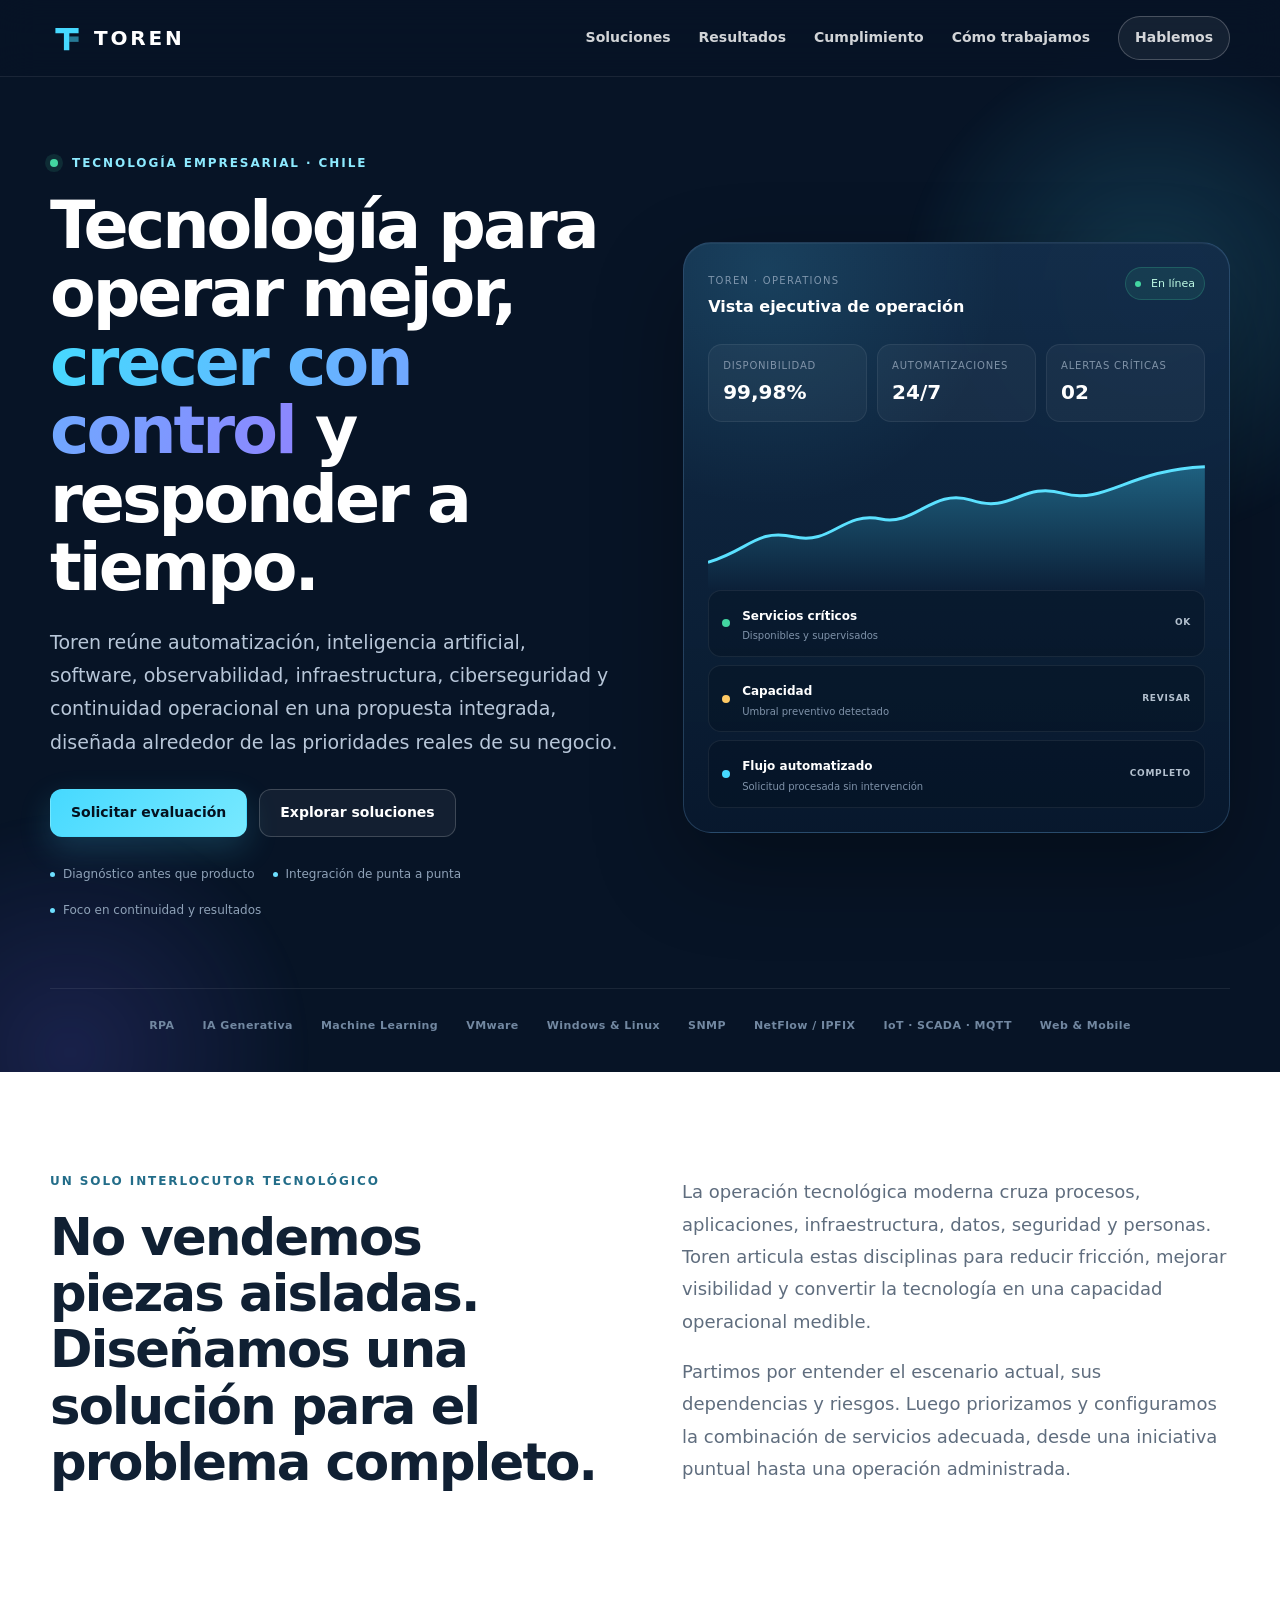
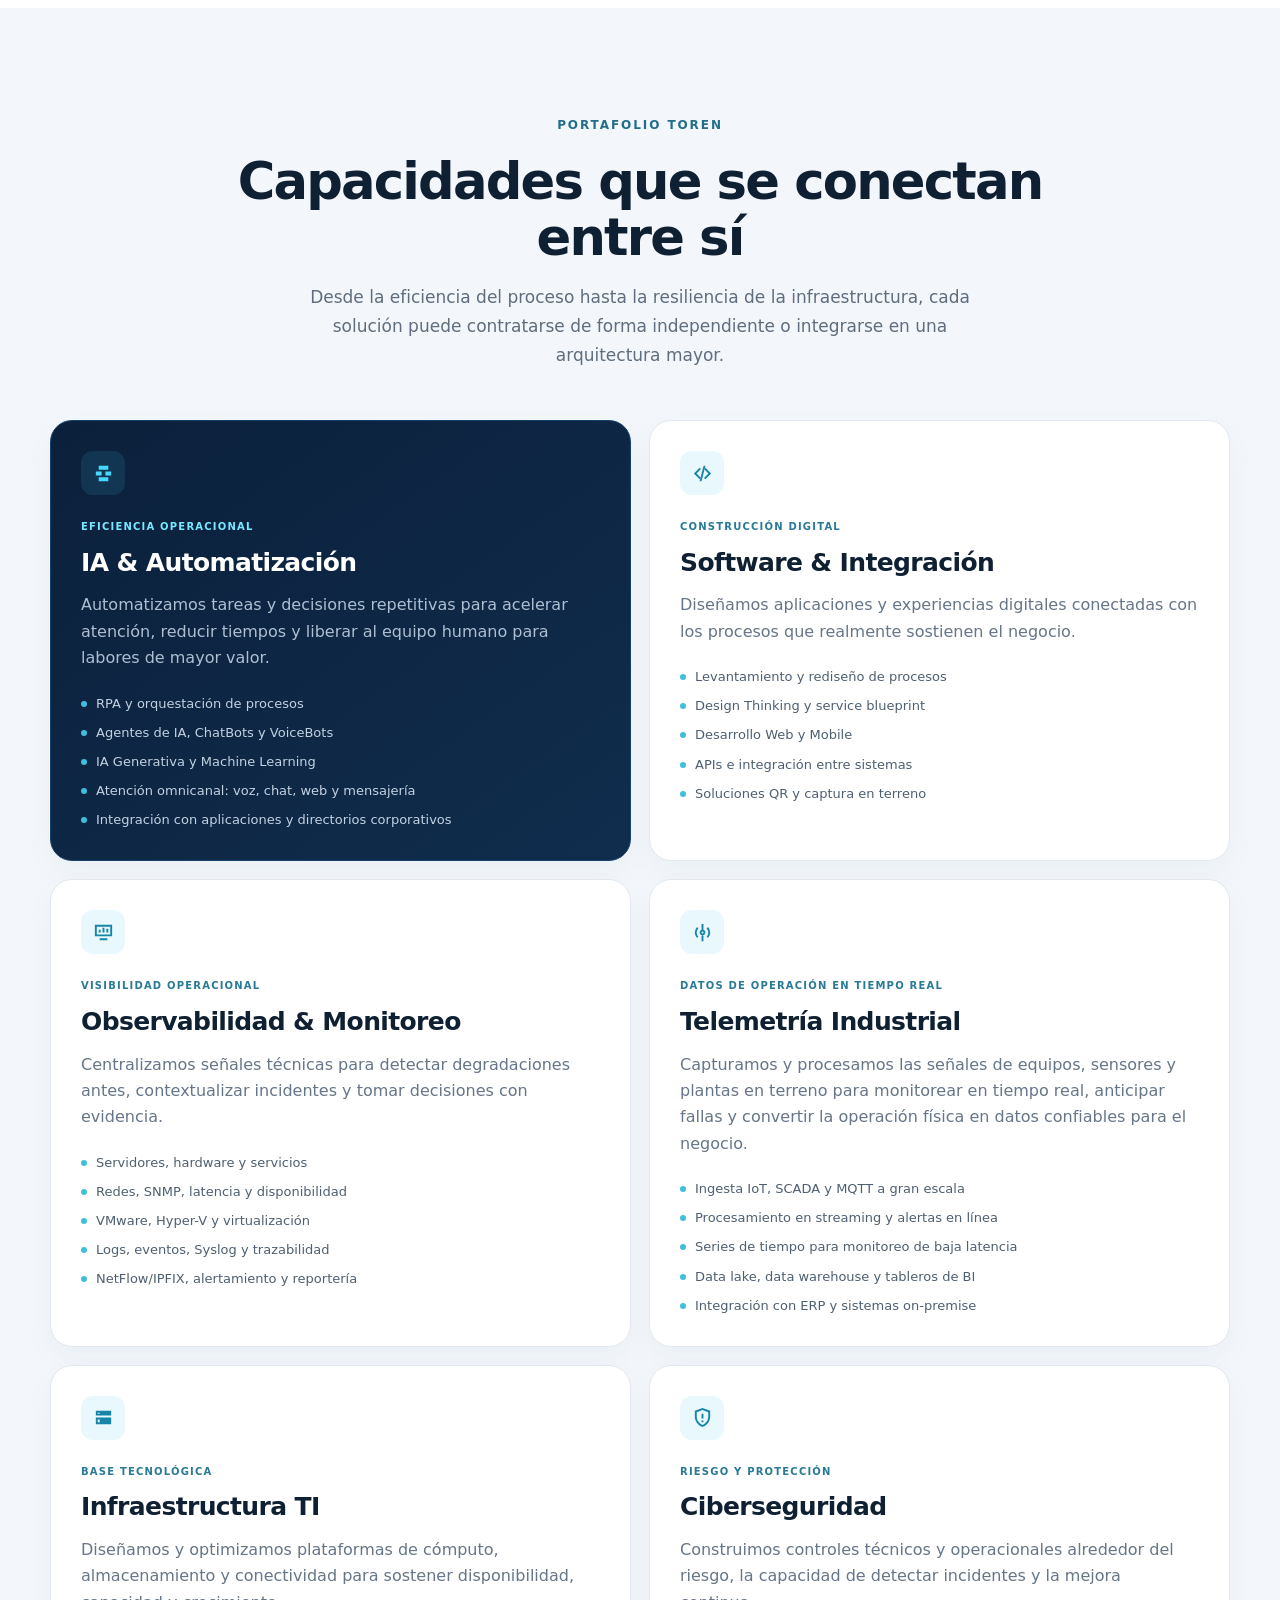
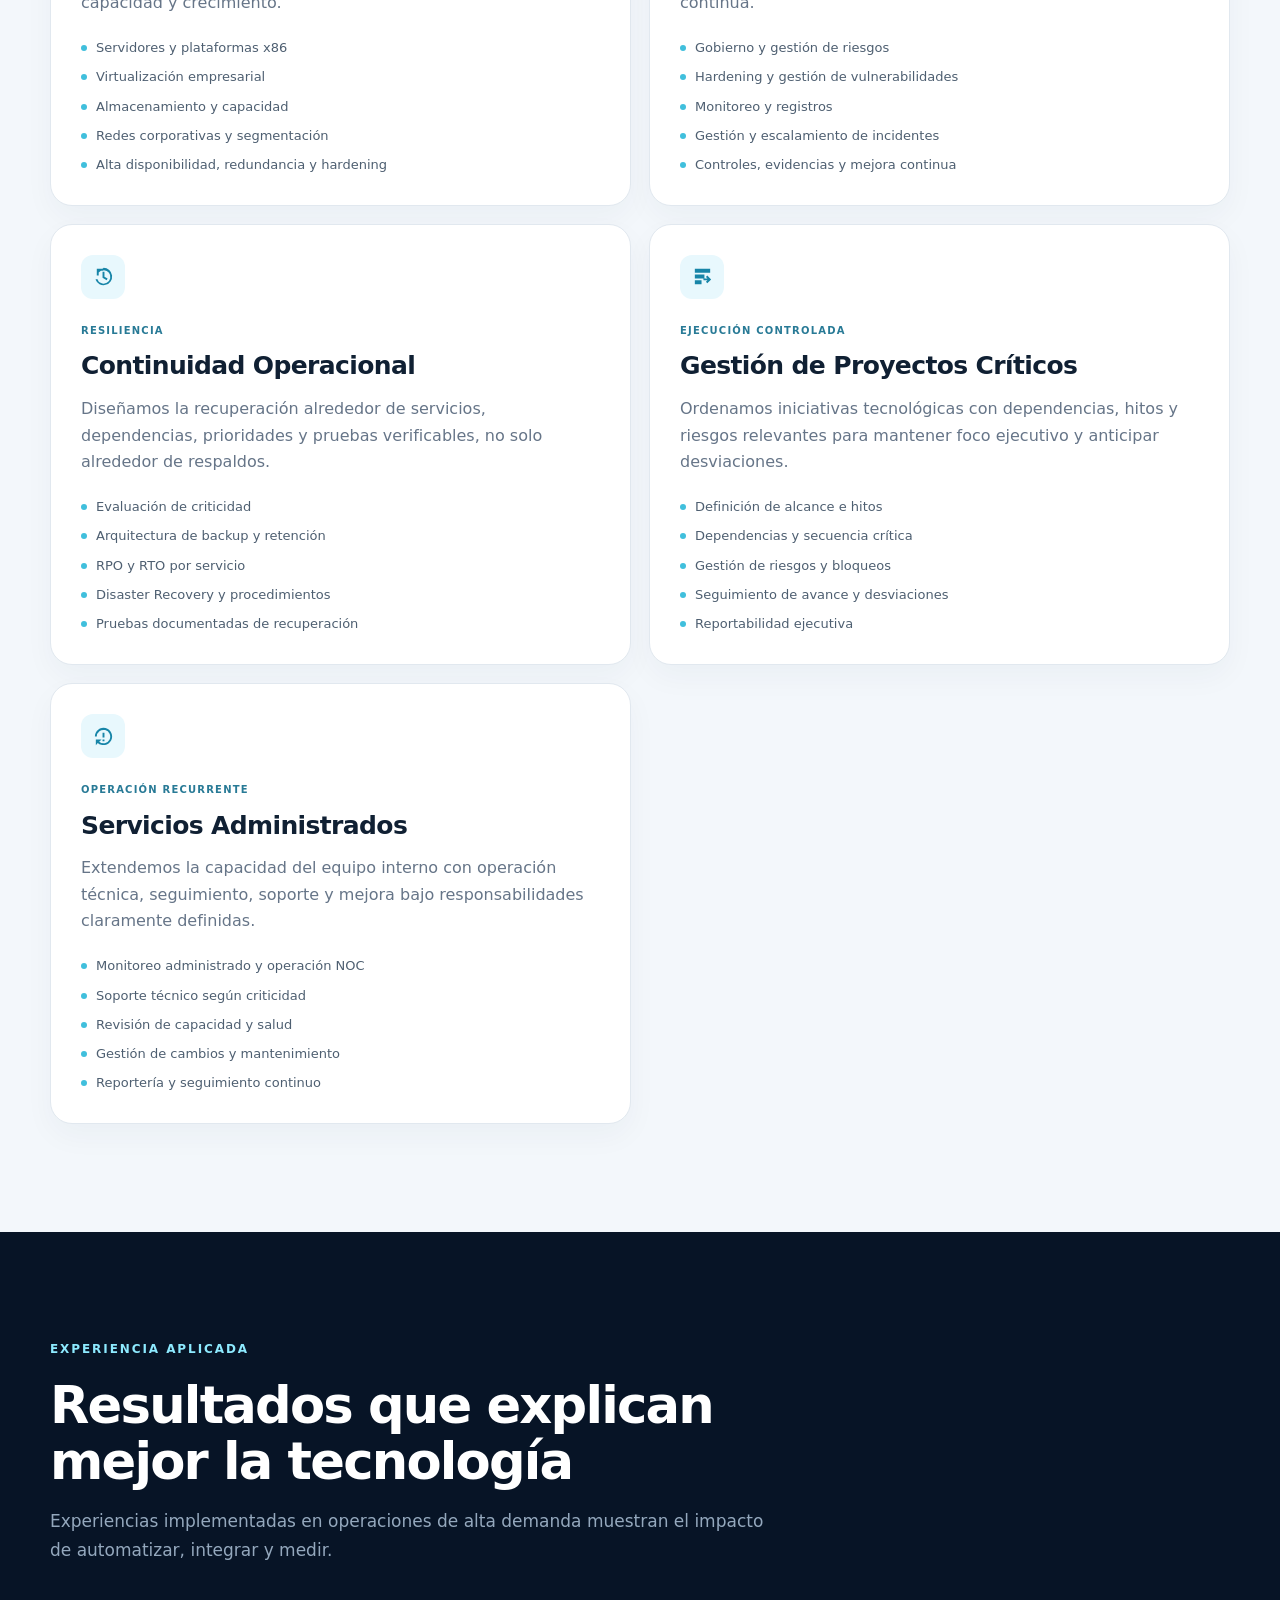
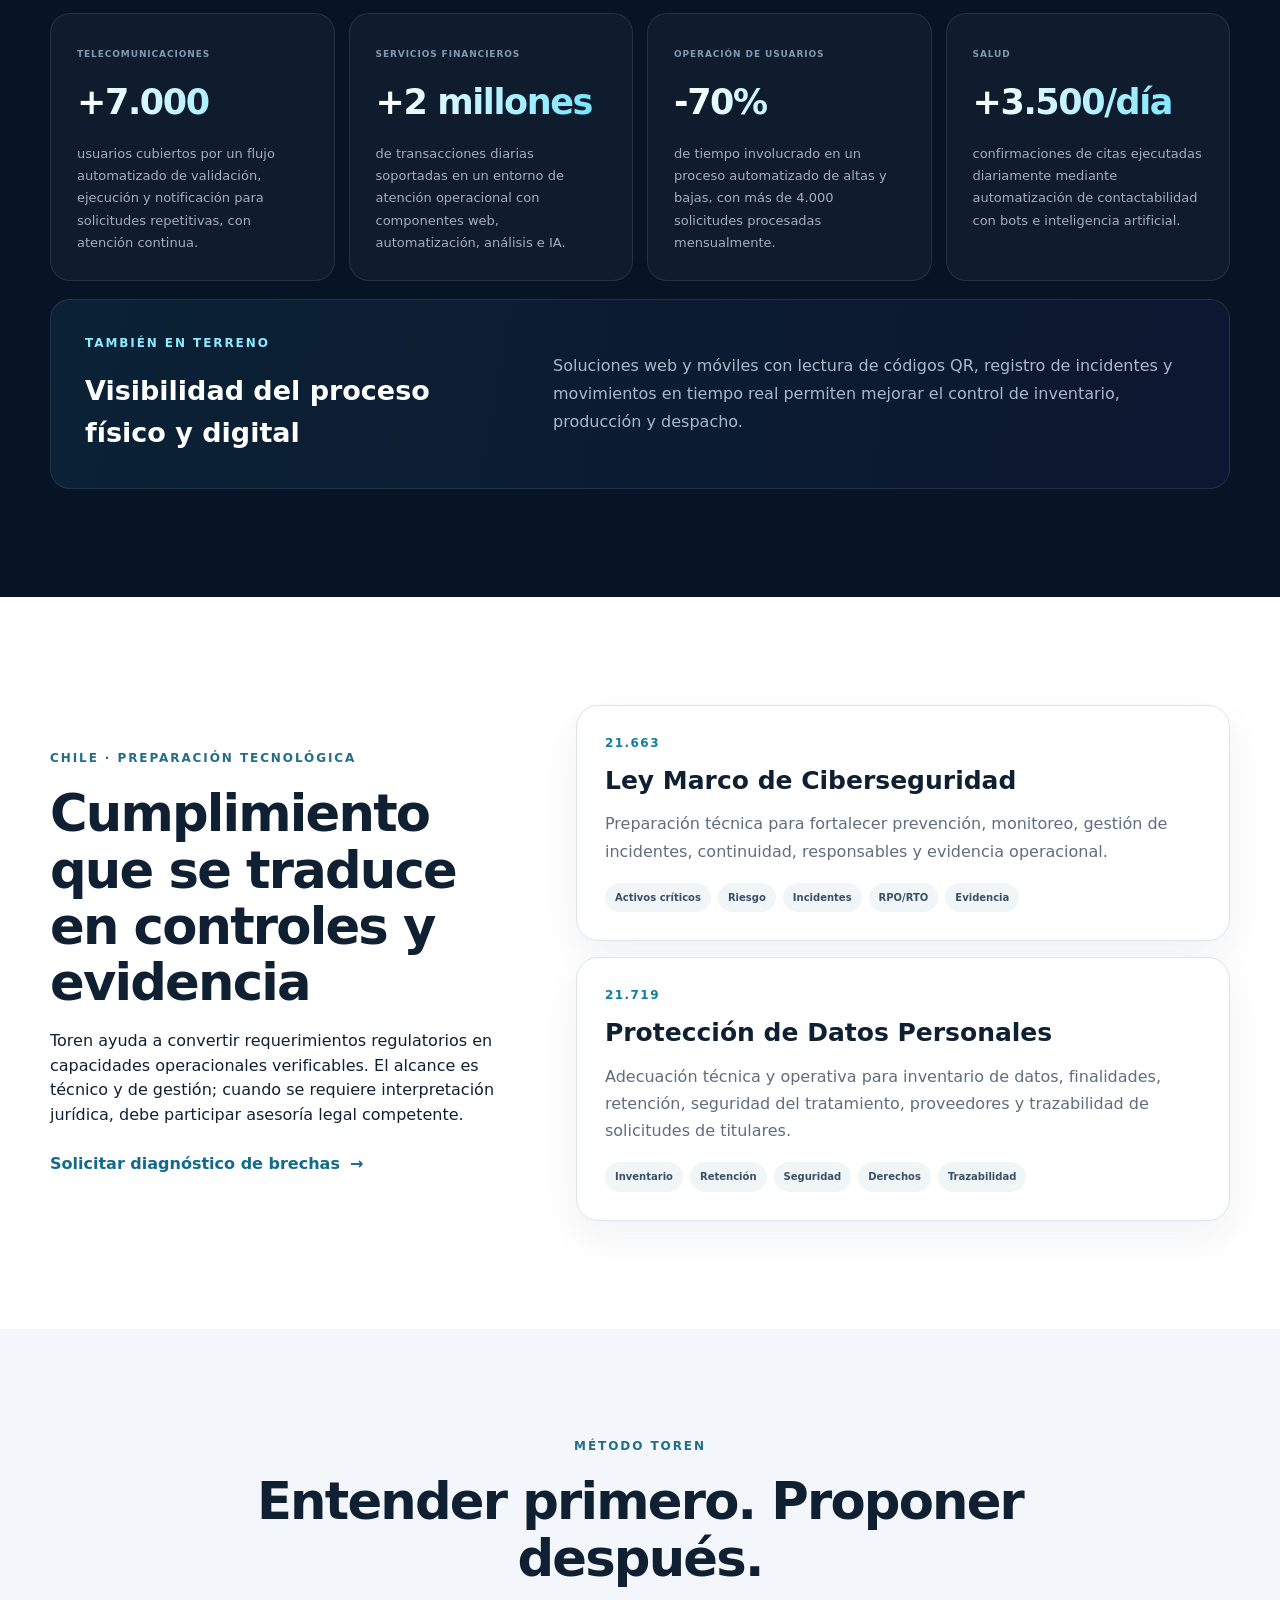
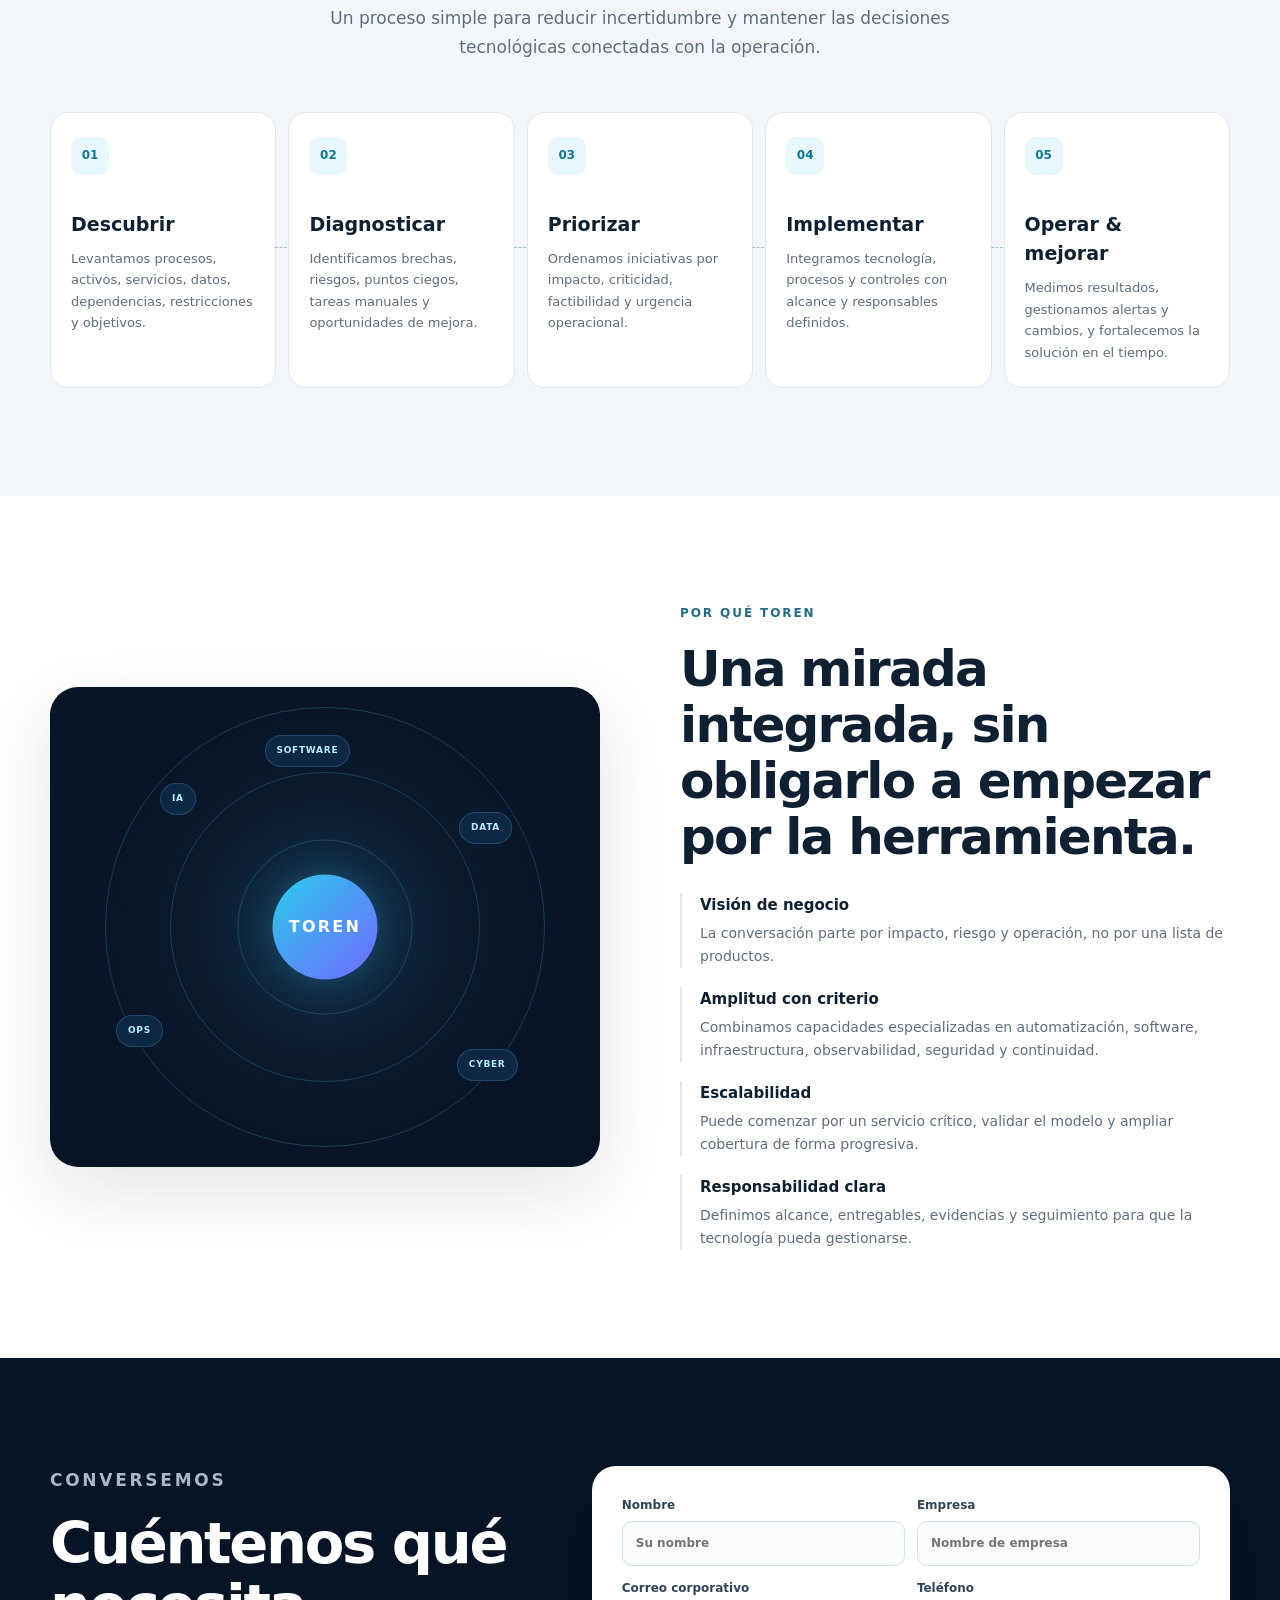
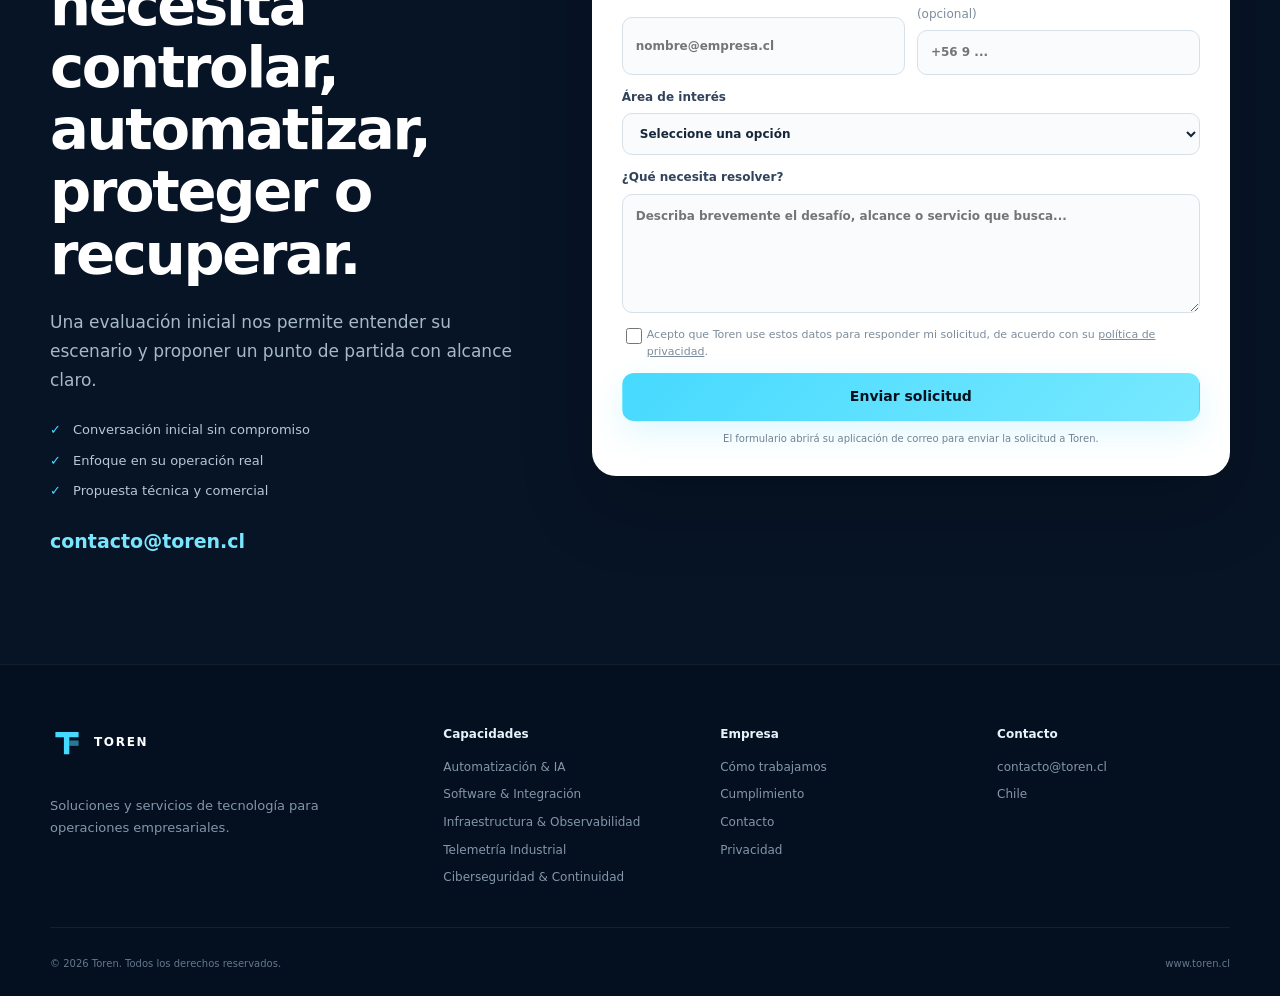
<file: index.html>
<!doctype html>
<html lang="es-CL">
<head>
  <meta charset="utf-8">
  <meta name="viewport" content="width=device-width,initial-scale=1">
  <title>Toren | Soluciones y Servicios de Tecnología para Empresas</title>
  <meta name="description" content="Toren integra automatización, inteligencia artificial, desarrollo de software, observabilidad, infraestructura, ciberseguridad, continuidad operacional, telemetría industrial y servicios administrados para empresas en Chile.">
  <meta name="theme-color" content="#08172d">
  <meta name="robots" content="index,follow,max-image-preview:large">
  <link rel="canonical" href="https://www.toren.cl/">
  <link rel="icon" href="favicon.svg" type="image/svg+xml">
  <meta property="og:type" content="website">
  <meta property="og:locale" content="es_CL">
  <meta property="og:title" content="Toren | Tecnología para operaciones que no pueden detenerse">
  <meta property="og:description" content="Automatización, IA, software, observabilidad, infraestructura, ciberseguridad y continuidad en una propuesta tecnológica integrada.">
  <meta property="og:url" content="https://www.toren.cl/">
  <meta property="og:site_name" content="Toren">
  <link rel="stylesheet" href="styles.css">
  <script type="application/ld+json">
  {
    "@context":"https://schema.org",
    "@type":"Organization",
    "name":"Toren",
    "url":"https://www.toren.cl/",
    "email":"contacto@toren.cl",
    "description":"Empresa de soluciones y servicios de tecnologías de la información para organizaciones en Chile.",
    "areaServed":{"@type":"Country","name":"Chile"}
  }
  </script>
</head>
<body>
  <a class="skip-link" href="#contenido">Saltar al contenido</a>

  <header class="site-header" id="inicio">
    <div class="container nav-wrap">
      <a class="brand" href="#inicio" aria-label="Toren, inicio">
        <svg class="brand-mark" viewBox="0 0 44 44" aria-hidden="true">
          <path d="M7 9h30v7H25v22h-7V16H7z"/>
          <path d="M25 20h12v7H25z" opacity=".52"/>
        </svg>
        <span class="brand-name">TOREN</span>
      </a>

      <button class="menu-toggle" type="button" aria-expanded="false" aria-controls="main-nav" aria-label="Abrir menú">
        <span></span><span></span><span></span>
      </button>

      <nav id="main-nav" class="main-nav" aria-label="Navegación principal">
        <a href="#soluciones">Soluciones</a>
        <a href="#resultados">Resultados</a>
        <a href="#cumplimiento">Cumplimiento</a>
        <a href="#metodo">Cómo trabajamos</a>
        <a href="#contacto" class="nav-cta">Hablemos</a>
      </nav>
    </div>
  </header>

  <main id="contenido">
    <section class="hero section-dark">
      <div class="hero-glow hero-glow-a" aria-hidden="true"></div>
      <div class="hero-glow hero-glow-b" aria-hidden="true"></div>
      <div class="container hero-grid">
        <div class="hero-copy reveal">
          <p class="eyebrow"><span class="status-dot"></span> Tecnología empresarial · Chile</p>
          <h1>Tecnología para operar mejor, <span>crecer con control</span> y responder a tiempo.</h1>
          <p class="hero-lead">Toren reúne automatización, inteligencia artificial, software, observabilidad, infraestructura, ciberseguridad y continuidad operacional en una propuesta integrada, diseñada alrededor de las prioridades reales de su negocio.</p>
          <div class="hero-actions">
            <a class="btn btn-primary" href="#contacto">Solicitar evaluación</a>
            <a class="btn btn-secondary" href="#soluciones">Explorar soluciones</a>
          </div>
          <div class="hero-trust" aria-label="Principios de servicio">
            <span>Diagnóstico antes que producto</span>
            <span>Integración de punta a punta</span>
            <span>Foco en continuidad y resultados</span>
          </div>
        </div>

        <div class="ops-console reveal" aria-label="Vista conceptual de operación tecnológica">
          <div class="console-top">
            <div>
              <span class="console-kicker">TOREN · OPERATIONS</span>
              <strong>Vista ejecutiva de operación</strong>
            </div>
            <span class="live-pill"><i></i> En línea</span>
          </div>
          <div class="console-metrics">
            <div><span>Disponibilidad</span><strong>99,98%</strong></div>
            <div><span>Automatizaciones</span><strong>24/7</strong></div>
            <div><span>Alertas críticas</span><strong>02</strong></div>
          </div>
          <div class="console-chart" aria-hidden="true">
            <svg viewBox="0 0 540 150" preserveAspectRatio="none">
              <defs>
                <linearGradient id="area" x1="0" y1="0" x2="0" y2="1">
                  <stop offset="0" stop-color="#3ed5ff" stop-opacity=".34"/>
                  <stop offset="1" stop-color="#3ed5ff" stop-opacity="0"/>
                </linearGradient>
              </defs>
              <path d="M0,122 C46,109 52,88 93,96 C135,105 146,70 188,78 C224,86 245,46 286,59 C331,73 341,40 386,52 C431,64 458,28 540,25 L540,150 L0,150 Z" fill="url(#area)"/>
              <path d="M0,122 C46,109 52,88 93,96 C135,105 146,70 188,78 C224,86 245,46 286,59 C331,73 341,40 386,52 C431,64 458,28 540,25" fill="none" stroke="#5be1ff" stroke-width="3"/>
            </svg>
          </div>
          <div class="event-list">
            <div class="event-item ok"><span></span><div><strong>Servicios críticos</strong><small>Disponibles y supervisados</small></div><b>OK</b></div>
            <div class="event-item warn"><span></span><div><strong>Capacidad</strong><small>Umbral preventivo detectado</small></div><b>REVISAR</b></div>
            <div class="event-item info"><span></span><div><strong>Flujo automatizado</strong><small>Solicitud procesada sin intervención</small></div><b>COMPLETO</b></div>
          </div>
        </div>
      </div>
      <div class="container tech-strip" aria-label="Capacidades tecnológicas">
        <span>RPA</span><span>IA Generativa</span><span>Machine Learning</span><span>VMware</span><span>Windows & Linux</span><span>SNMP</span><span>NetFlow / IPFIX</span><span>IoT · SCADA · MQTT</span><span>Web & Mobile</span>
      </div>
    </section>

    <section class="intro section-light">
      <div class="container intro-grid">
        <div class="section-heading reveal">
          <p class="eyebrow dark">Un solo interlocutor tecnológico</p>
          <h2>No vendemos piezas aisladas. Diseñamos una solución para el problema completo.</h2>
        </div>
        <div class="intro-copy reveal">
          <p>La operación tecnológica moderna cruza procesos, aplicaciones, infraestructura, datos, seguridad y personas. Toren articula estas disciplinas para reducir fricción, mejorar visibilidad y convertir la tecnología en una capacidad operacional medible.</p>
          <p>Partimos por entender el escenario actual, sus dependencias y riesgos. Luego priorizamos y configuramos la combinación de servicios adecuada, desde una iniciativa puntual hasta una operación administrada.</p>
        </div>
      </div>
    </section>

    <section class="solutions section-soft" id="soluciones">
      <div class="container">
        <div class="section-heading centered reveal">
          <p class="eyebrow dark">Portafolio Toren</p>
          <h2>Capacidades que se conectan entre sí</h2>
          <p>Desde la eficiencia del proceso hasta la resiliencia de la infraestructura, cada solución puede contratarse de forma independiente o integrarse en una arquitectura mayor.</p>
        </div>

        <div class="solution-grid">
          <article class="solution-card featured reveal">
            <div class="icon-box" aria-hidden="true">
              <svg viewBox="0 0 24 24"><path d="M7 4h10v4H7zM4 10h6v4H4zm10 0h6v4h-6zM7 16h10v4H7z"/></svg>
            </div>
            <p class="card-tag">Eficiencia operacional</p>
            <h3>IA & Automatización</h3>
            <p>Automatizamos tareas y decisiones repetitivas para acelerar atención, reducir tiempos y liberar al equipo humano para labores de mayor valor.</p>
            <ul>
              <li>RPA y orquestación de procesos</li>
              <li>Agentes de IA, ChatBots y VoiceBots</li>
              <li>IA Generativa y Machine Learning</li>
              <li>Atención omnicanal: voz, chat, web y mensajería</li>
              <li>Integración con aplicaciones y directorios corporativos</li>
            </ul>
          </article>

          <article class="solution-card reveal">
            <div class="icon-box" aria-hidden="true">
              <svg viewBox="0 0 24 24"><path d="M9 18 3 12l6-6 1.4 1.4L5.8 12l4.6 4.6zm6 0-1.4-1.4 4.6-4.6-4.6-4.6L15 6l6 6zM13.1 4 9 20h2L15.1 4z"/></svg>
            </div>
            <p class="card-tag">Construcción digital</p>
            <h3>Software & Integración</h3>
            <p>Diseñamos aplicaciones y experiencias digitales conectadas con los procesos que realmente sostienen el negocio.</p>
            <ul>
              <li>Levantamiento y rediseño de procesos</li>
              <li>Design Thinking y service blueprint</li>
              <li>Desarrollo Web y Mobile</li>
              <li>APIs e integración entre sistemas</li>
              <li>Soluciones QR y captura en terreno</li>
            </ul>
          </article>

          <article class="solution-card reveal">
            <div class="icon-box" aria-hidden="true">
              <svg viewBox="0 0 24 24"><path d="M3 4h18v12H3zm2 2v8h14V6zm3 12h8v2H8zM7 9h2v3H7zm4-2h2v5h-2zm4 1h2v4h-2z"/></svg>
            </div>
            <p class="card-tag">Visibilidad operacional</p>
            <h3>Observabilidad & Monitoreo</h3>
            <p>Centralizamos señales técnicas para detectar degradaciones antes, contextualizar incidentes y tomar decisiones con evidencia.</p>
            <ul>
              <li>Servidores, hardware y servicios</li>
              <li>Redes, SNMP, latencia y disponibilidad</li>
              <li>VMware, Hyper-V y virtualización</li>
              <li>Logs, eventos, Syslog y trazabilidad</li>
              <li>NetFlow/IPFIX, alertamiento y reportería</li>
            </ul>
          </article>

		  <article class="solution-card reveal">
            <div class="icon-box" aria-hidden="true">
              <svg viewBox="0 0 24 24"><path d="M11 3h2v6.1a3 3 0 1 1-2 0zm1 8a1 1 0 1 0 0 2 1 1 0 0 0 0-2zM6.3 6.3l1.4 1.4a6 6 0 0 0 0 8.6l-1.4 1.4a8 8 0 0 1 0-11.4zm11.4 0a8 8 0 0 1 0 11.4l-1.4-1.4a6 6 0 0 0 0-8.6zM11 15h2v6h-2z"/></svg>
            </div>
            <p class="card-tag">Datos de operación en tiempo real</p>
            <h3>Telemetría Industrial</h3>
            <p>Capturamos y procesamos las señales de equipos, sensores y plantas en terreno para monitorear en tiempo real, anticipar fallas y convertir la operación física en datos confiables para el negocio.</p>
            <ul>
              <li>Ingesta IoT, SCADA y MQTT a gran escala</li>
              <li>Procesamiento en streaming y alertas en línea</li>
              <li>Series de tiempo para monitoreo de baja latencia</li>
              <li>Data lake, data warehouse y tableros de BI</li>
              <li>Integración con ERP y sistemas on-premise</li>
            </ul>
          </article>
			
		  <article class="solution-card reveal">
            <div class="icon-box" aria-hidden="true">
              <svg viewBox="0 0 24 24"><path d="M4 5h16v5H4zm2 2v1h2V7zm-2 5h16v7H4zm2 2v3h2v-3zm5 0h7v2h-7z"/></svg>
            </div>
            <p class="card-tag">Base tecnológica</p>
            <h3>Infraestructura TI</h3>
            <p>Diseñamos y optimizamos plataformas de cómputo, almacenamiento y conectividad para sostener disponibilidad, capacidad y crecimiento.</p>
            <ul>
              <li>Servidores y plataformas x86</li>
              <li>Virtualización empresarial</li>
              <li>Almacenamiento y capacidad</li>
              <li>Redes corporativas y segmentación</li>
              <li>Alta disponibilidad, redundancia y hardening</li>
            </ul>
          </article>

          <article class="solution-card reveal">
            <div class="icon-box" aria-hidden="true">
              <svg viewBox="0 0 24 24"><path d="M12 2 20 5v6c0 5-3.4 9.4-8 11-4.6-1.6-8-6-8-11V5zm0 2.2L6 6.4V11c0 3.8 2.4 7.3 6 8.7 3.6-1.4 6-4.9 6-8.7V6.4zM11 8h2v5h-2zm0 7h2v2h-2z"/></svg>
            </div>
            <p class="card-tag">Riesgo y protección</p>
            <h3>Ciberseguridad</h3>
            <p>Construimos controles técnicos y operacionales alrededor del riesgo, la capacidad de detectar incidentes y la mejora continua.</p>
            <ul>
              <li>Gobierno y gestión de riesgos</li>
              <li>Hardening y gestión de vulnerabilidades</li>
              <li>Monitoreo y registros</li>
              <li>Gestión y escalamiento de incidentes</li>
              <li>Controles, evidencias y mejora continua</li>
            </ul>
          </article>

          <article class="solution-card reveal">
            <div class="icon-box" aria-hidden="true">
              <svg viewBox="0 0 24 24"><path d="M12 3a9 9 0 1 1-8.4 12.2l1.9-.7A7 7 0 1 0 7 7.7V11H5V4h7v2H8.5A8.9 8.9 0 0 1 12 3zm-1 4h2v5.2l3.3 2-1 1.7-4.3-2.6z"/></svg>
            </div>
            <p class="card-tag">Resiliencia</p>
            <h3>Continuidad Operacional</h3>
            <p>Diseñamos la recuperación alrededor de servicios, dependencias, prioridades y pruebas verificables, no solo alrededor de respaldos.</p>
            <ul>
              <li>Evaluación de criticidad</li>
              <li>Arquitectura de backup y retención</li>
              <li>RPO y RTO por servicio</li>
              <li>Disaster Recovery y procedimientos</li>
              <li>Pruebas documentadas de recuperación</li>
            </ul>
          </article>

          <article class="solution-card reveal">
            <div class="icon-box" aria-hidden="true">
              <svg viewBox="0 0 24 24"><path d="M4 4h16v4H4zm0 6h10v4H4zm0 6h7v4H4zm13-5 4 4-4 4-1.4-1.4 1.6-1.6H13v-2h4.2l-1.6-1.6z"/></svg>
            </div>
            <p class="card-tag">Ejecución controlada</p>
            <h3>Gestión de Proyectos Críticos</h3>
            <p>Ordenamos iniciativas tecnológicas con dependencias, hitos y riesgos relevantes para mantener foco ejecutivo y anticipar desviaciones.</p>
            <ul>
              <li>Definición de alcance e hitos</li>
              <li>Dependencias y secuencia crítica</li>
              <li>Gestión de riesgos y bloqueos</li>
              <li>Seguimiento de avance y desviaciones</li>
              <li>Reportabilidad ejecutiva</li>
            </ul>
          </article>

          <article class="solution-card reveal">
            <div class="icon-box" aria-hidden="true">
              <svg viewBox="0 0 24 24"><path d="M3 12a9 9 0 1 1 3 6.7L4 21v-6h6l-2.5 2.5A7 7 0 1 0 5 12zm8-4h2v5h-2zm0 7h2v2h-2z"/></svg>
            </div>
            <p class="card-tag">Operación recurrente</p>
            <h3>Servicios Administrados</h3>
            <p>Extendemos la capacidad del equipo interno con operación técnica, seguimiento, soporte y mejora bajo responsabilidades claramente definidas.</p>
            <ul>
              <li>Monitoreo administrado y operación NOC</li>
              <li>Soporte técnico según criticidad</li>
              <li>Revisión de capacidad y salud</li>
              <li>Gestión de cambios y mantenimiento</li>
              <li>Reportería y seguimiento continuo</li>
            </ul>
          </article>
        </div>
      </div>
    </section>

    <section class="outcomes section-dark" id="resultados">
      <div class="container">
        <div class="section-heading reveal">
          <p class="eyebrow">Experiencia aplicada</p>
          <h2>Resultados que explican mejor la tecnología</h2>
          <p>Experiencias implementadas en operaciones de alta demanda muestran el impacto de automatizar, integrar y medir.</p>
        </div>

        <div class="stat-grid">
          <article class="stat-card reveal">
            <span class="stat-sector">Telecomunicaciones</span>
            <strong class="counter" data-target="7000" data-prefix="+" data-suffix="">+7.000</strong>
            <p>usuarios cubiertos por un flujo automatizado de validación, ejecución y notificación para solicitudes repetitivas, con atención continua.</p>
          </article>
          <article class="stat-card reveal">
            <span class="stat-sector">Servicios financieros</span>
            <strong class="counter" data-target="2" data-prefix="+" data-suffix=" millones">+2 millones</strong>
            <p>de transacciones diarias soportadas en un entorno de atención operacional con componentes web, automatización, análisis e IA.</p>
          </article>
          <article class="stat-card reveal">
            <span class="stat-sector">Operación de usuarios</span>
            <strong class="counter" data-target="70" data-prefix="-" data-suffix="%">-70%</strong>
            <p>de tiempo involucrado en un proceso automatizado de altas y bajas, con más de 4.000 solicitudes procesadas mensualmente.</p>
          </article>
          <article class="stat-card reveal">
            <span class="stat-sector">Salud</span>
            <strong class="counter" data-target="3500" data-prefix="+" data-suffix="/día">+3.500/día</strong>
            <p>confirmaciones de citas ejecutadas diariamente mediante automatización de contactabilidad con bots e inteligencia artificial.</p>
          </article>
        </div>

        <div class="outcome-detail reveal">
          <div>
            <p class="eyebrow">También en terreno</p>
            <h3>Visibilidad del proceso físico y digital</h3>
          </div>
          <p>Soluciones web y móviles con lectura de códigos QR, registro de incidentes y movimientos en tiempo real permiten mejorar el control de inventario, producción y despacho.</p>
        </div>
      </div>
    </section>

    <section class="compliance section-light" id="cumplimiento">
      <div class="container compliance-grid">
        <div class="section-heading reveal">
          <p class="eyebrow dark">Chile · Preparación tecnológica</p>
          <h2>Cumplimiento que se traduce en controles y evidencia</h2>
          <p>Toren ayuda a convertir requerimientos regulatorios en capacidades operacionales verificables. El alcance es técnico y de gestión; cuando se requiere interpretación jurídica, debe participar asesoría legal competente.</p>
          <a class="text-link" href="#contacto">Solicitar diagnóstico de brechas <span>→</span></a>
        </div>

        <div class="compliance-cards">
          <article class="law-card reveal">
            <div class="law-number">21.663</div>
            <h3>Ley Marco de Ciberseguridad</h3>
            <p>Preparación técnica para fortalecer prevención, monitoreo, gestión de incidentes, continuidad, responsables y evidencia operacional.</p>
            <div class="chip-row"><span>Activos críticos</span><span>Riesgo</span><span>Incidentes</span><span>RPO/RTO</span><span>Evidencia</span></div>
          </article>
          <article class="law-card reveal">
            <div class="law-number">21.719</div>
            <h3>Protección de Datos Personales</h3>
            <p>Adecuación técnica y operativa para inventario de datos, finalidades, retención, seguridad del tratamiento, proveedores y trazabilidad de solicitudes de titulares.</p>
            <div class="chip-row"><span>Inventario</span><span>Retención</span><span>Seguridad</span><span>Derechos</span><span>Trazabilidad</span></div>
          </article>
        </div>
      </div>
    </section>

    <section class="method section-soft" id="metodo">
      <div class="container">
        <div class="section-heading centered reveal">
          <p class="eyebrow dark">Método Toren</p>
          <h2>Entender primero. Proponer después.</h2>
          <p>Un proceso simple para reducir incertidumbre y mantener las decisiones tecnológicas conectadas con la operación.</p>
        </div>
        <ol class="method-grid">
          <li class="reveal"><span>01</span><h3>Descubrir</h3><p>Levantamos procesos, activos, servicios, datos, dependencias, restricciones y objetivos.</p></li>
          <li class="reveal"><span>02</span><h3>Diagnosticar</h3><p>Identificamos brechas, riesgos, puntos ciegos, tareas manuales y oportunidades de mejora.</p></li>
          <li class="reveal"><span>03</span><h3>Priorizar</h3><p>Ordenamos iniciativas por impacto, criticidad, factibilidad y urgencia operacional.</p></li>
          <li class="reveal"><span>04</span><h3>Implementar</h3><p>Integramos tecnología, procesos y controles con alcance y responsables definidos.</p></li>
          <li class="reveal"><span>05</span><h3>Operar & mejorar</h3><p>Medimos resultados, gestionamos alertas y cambios, y fortalecemos la solución en el tiempo.</p></li>
        </ol>
      </div>
    </section>

    <section class="why section-light">
      <div class="container why-grid">
        <div class="why-visual reveal" aria-hidden="true">
          <div class="orbit orbit-one"></div>
          <div class="orbit orbit-two"></div>
          <div class="orbit orbit-three"></div>
          <div class="core">TOREN</div>
          <span class="node n1">IA</span><span class="node n2">DATA</span><span class="node n3">OPS</span><span class="node n4">CYBER</span><span class="node n5">SOFTWARE</span>
        </div>
        <div class="why-copy reveal">
          <p class="eyebrow dark">Por qué Toren</p>
          <h2>Una mirada integrada, sin obligarlo a empezar por la herramienta.</h2>
          <div class="why-list">
            <div><strong>Visión de negocio</strong><p>La conversación parte por impacto, riesgo y operación, no por una lista de productos.</p></div>
            <div><strong>Amplitud con criterio</strong><p>Combinamos capacidades especializadas en automatización, software, infraestructura, observabilidad, seguridad y continuidad.</p></div>
            <div><strong>Escalabilidad</strong><p>Puede comenzar por un servicio crítico, validar el modelo y ampliar cobertura de forma progresiva.</p></div>
            <div><strong>Responsabilidad clara</strong><p>Definimos alcance, entregables, evidencias y seguimiento para que la tecnología pueda gestionarse.</p></div>
          </div>
        </div>
      </div>
    </section>

    <section class="cta section-dark" id="contacto">
      <div class="container contact-grid">
        <div class="contact-copy reveal">
          <p class="eyebrow">Conversemos</p>
          <h2>Cuéntenos qué necesita controlar, automatizar, proteger o recuperar.</h2>
          <p>Una evaluación inicial nos permite entender su escenario y proponer un punto de partida con alcance claro.</p>
          <div class="contact-points">
            <span><i>✓</i> Conversación inicial sin compromiso</span>
            <span><i>✓</i> Enfoque en su operación real</span>
            <span><i>✓</i> Propuesta técnica y comercial</span>
          </div>
          <a class="contact-email" href="mailto:contacto@toren.cl">contacto@toren.cl</a>
        </div>

        <form class="contact-form reveal" id="contact-form" novalidate>
          <div class="field-row">
            <label>Nombre
              <input type="text" name="nombre" autocomplete="name" required placeholder="Su nombre">
            </label>
            <label>Empresa
              <input type="text" name="empresa" autocomplete="organization" required placeholder="Nombre de empresa">
            </label>
          </div>
          <div class="field-row">
            <label>Correo corporativo
              <input type="email" name="correo" autocomplete="email" required placeholder="nombre@empresa.cl">
            </label>
            <label>Teléfono <span>(opcional)</span>
              <input type="tel" name="telefono" autocomplete="tel" placeholder="+56 9 ...">
            </label>
          </div>
          <label>Área de interés
            <select name="interes" required>
              <option value="">Seleccione una opción</option>
              <option>IA y automatización</option>
              <option>Desarrollo de software e integración</option>
              <option>Observabilidad y monitoreo</option>
			  <option>Telemetría industrial</option>
              <option>Infraestructura TI</option>
              <option>Optimización de Bases de Datos</option>
			        <option>Gestión de Servidores</option>
              <option>Ciberseguridad</option>
              <option>Continuidad operacional</option>
              <option>Gestión de proyectos críticos</option>
              <option>Servicios administrados</option>
              <option>Ley 21.663 / Ley 21.719</option>
              <option>Necesito una evaluación integral</option>
            </select>
          </label>
          <label>¿Qué necesita resolver?
            <textarea name="mensaje" rows="5" required placeholder="Describa brevemente el desafío, alcance o servicio que busca..."></textarea>
          </label>
          <label class="check-label">
            <input type="checkbox" name="privacidad" required>
            <span>Acepto que Toren use estos datos para responder mi solicitud, de acuerdo con su <a href="privacidad.html">política de privacidad</a>.</span>
          </label>
          <button class="btn btn-primary btn-full" type="submit">Enviar solicitud</button>
          <p class="form-note" id="form-note" aria-live="polite">El formulario abrirá su aplicación de correo para enviar la solicitud a Toren.</p>
        </form>
      </div>
    </section>
  </main>

  <footer class="site-footer">
    <div class="container footer-grid">
      <div>
        <a class="brand footer-brand" href="#inicio" aria-label="Toren, inicio">
          <svg class="brand-mark" viewBox="0 0 44 44" aria-hidden="true"><path d="M7 9h30v7H25v22h-7V16H7z"/><path d="M25 20h12v7H25z" opacity=".52"/></svg>
          <span class="brand-name">TOREN</span>
        </a>
        <p>Soluciones y servicios de tecnología para operaciones empresariales.</p>
      </div>
      <div>
        <strong>Capacidades</strong>
        <a href="#soluciones">Automatización & IA</a>
        <a href="#soluciones">Software & Integración</a>
        <a href="#soluciones">Infraestructura & Observabilidad</a>
		<a href="#soluciones">Telemetría Industrial</a>
        <a href="#soluciones">Ciberseguridad & Continuidad</a>
      </div>
      <div>
        <strong>Empresa</strong>
        <a href="#metodo">Cómo trabajamos</a>
        <a href="#cumplimiento">Cumplimiento</a>
        <a href="#contacto">Contacto</a>
        <a href="privacidad.html">Privacidad</a>
      </div>
      <div>
        <strong>Contacto</strong>
        <a href="mailto:contacto@toren.cl">contacto@toren.cl</a>
        <span>Chile</span>
      </div>
    </div>
    <div class="container footer-bottom">
      <span>© <span id="year"></span> Toren. Todos los derechos reservados.</span>
      <span>www.toren.cl</span>
    </div>
  </footer>

  <script src="script.js" defer></script>
</body>
</html>
</file>
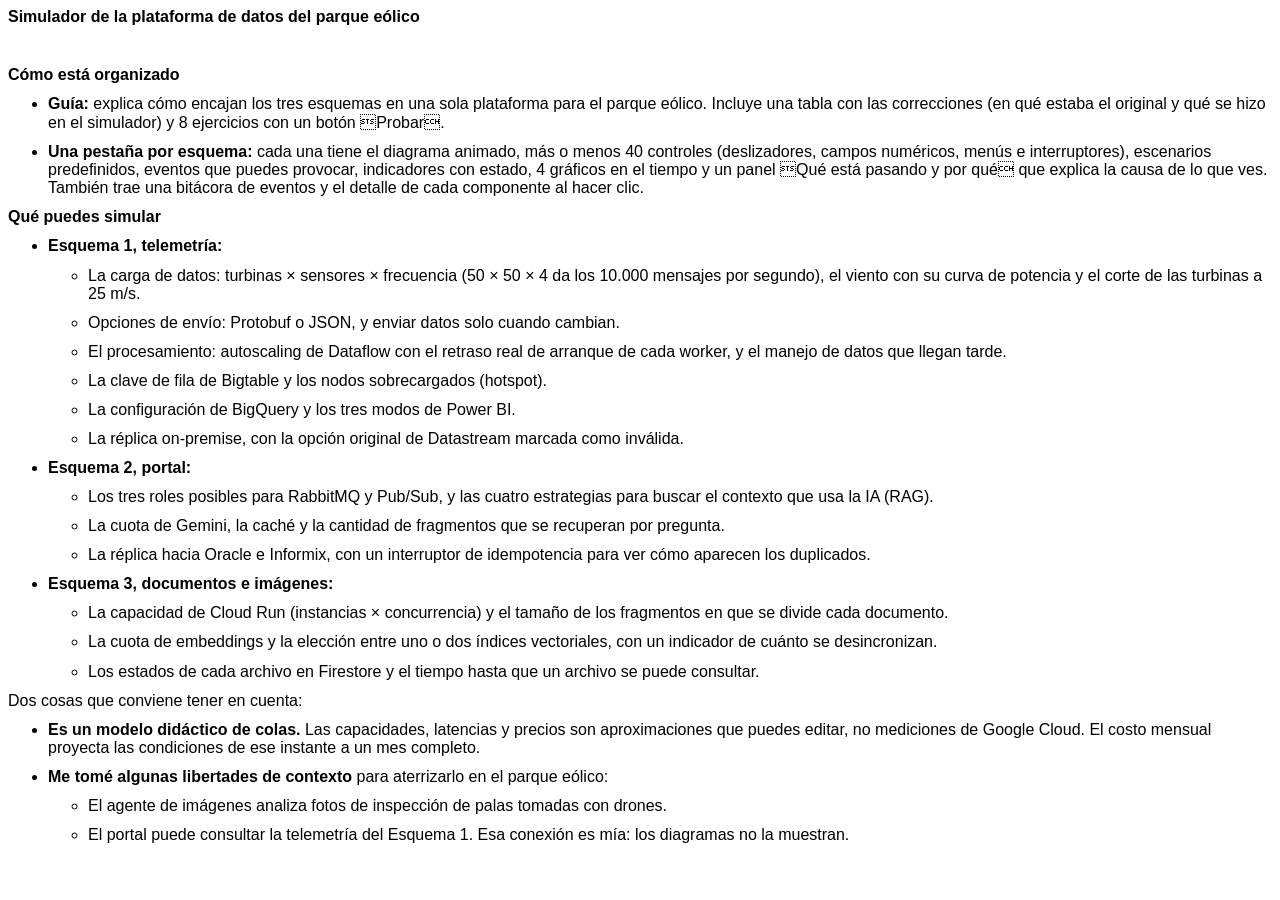
<file: guiasimulador.htm>
<meta charset="UTF-8">
<!-- saved from url=(0122)file:///C:/Proyectos/Toren/Fachada-cv-ariel/Simulador%20de%20la%20plataforma%20de%20datos%20del%20parque%20e%C3%B3lico.htm -->
<html xmlns:v="urn:schemas-microsoft-com:vml" xmlns:o="urn:schemas-microsoft-com:office:office" xmlns:w="urn:schemas-microsoft-com:office:word" xmlns:m="http://schemas.microsoft.com/office/2004/12/omml" xmlns="http://www.w3.org/TR/REC-html40"><head><meta http-equiv="Content-Type" content="text/html; charset=windows-1252">

<meta name="ProgId" content="Word.Document">
<meta name="Generator" content="Microsoft Word 15">
<meta name="Originator" content="Microsoft Word 15">
<link rel="File-List" href="file:///C:/Proyectos/Toren/Fachada-cv-ariel/Simulador%20de%20la%20plataforma%20de%20datos%20del%20parque%20e%C3%B3lico_archivos/filelist.xml">
<!--[if gte mso 9]><xml>
 <o:DocumentProperties>
  <o:Author>Pablo Navarrete Rodriguez</o:Author>
  <o:LastAuthor>Pablo Navarrete Rodriguez</o:LastAuthor>
  <o:Revision>2</o:Revision>
  <o:TotalTime>5</o:TotalTime>
  <o:LastPrinted>2026-11-14T00:23:00Z</o:LastPrinted>
  <o:Created>2026-11-14T00:25:00Z</o:Created>
  <o:LastSaved>2026-11-14T00:25:00Z</o:LastSaved>
  <o:Pages>2</o:Pages>
  <o:Words>393</o:Words>
  <o:Characters>2162</o:Characters>
  <o:Lines>18</o:Lines>
  <o:Paragraphs>5</o:Paragraphs>
  <o:CharactersWithSpaces>2550</o:CharactersWithSpaces>
  <o:Version>16.00</o:Version>
 </o:DocumentProperties>
 <o:OfficeDocumentSettings>
  <o:AllowPNG/>
 </o:OfficeDocumentSettings>
</xml><![endif]-->
<link rel="themeData" href="file:///C:/Proyectos/Toren/Fachada-cv-ariel/Simulador%20de%20la%20plataforma%20de%20datos%20del%20parque%20e%C3%B3lico_archivos/themedata.thmx">
<link rel="colorSchemeMapping" href="file:///C:/Proyectos/Toren/Fachada-cv-ariel/Simulador%20de%20la%20plataforma%20de%20datos%20del%20parque%20e%C3%B3lico_archivos/colorschememapping.xml">
<!--[if gte mso 9]><xml>
 <w:WordDocument>
  <w:SpellingState>Clean</w:SpellingState>
  <w:GrammarState>Clean</w:GrammarState>
  <w:TrackMoves>false</w:TrackMoves>
  <w:TrackFormatting/>
  <w:HyphenationZone>21</w:HyphenationZone>
  <w:PunctuationKerning/>
  <w:ValidateAgainstSchemas/>
  <w:SaveIfXMLInvalid>false</w:SaveIfXMLInvalid>
  <w:IgnoreMixedContent>false</w:IgnoreMixedContent>
  <w:AlwaysShowPlaceholderText>false</w:AlwaysShowPlaceholderText>
  <w:DoNotPromoteQF/>
  <w:LidThemeOther>ES-CL</w:LidThemeOther>
  <w:LidThemeAsian>X-NONE</w:LidThemeAsian>
  <w:LidThemeComplexScript>X-NONE</w:LidThemeComplexScript>
  <w:Compatibility>
   <w:BreakWrappedTables/>
   <w:SnapToGridInCell/>
   <w:WrapTextWithPunct/>
   <w:UseAsianBreakRules/>
   <w:DontGrowAutofit/>
   <w:SplitPgBreakAndParaMark/>
   <w:EnableOpenTypeKerning/>
   <w:DontFlipMirrorIndents/>
   <w:OverrideTableStyleHps/>
  </w:Compatibility>
  <m:mathPr>
   <m:mathFont m:val="Cambria Math"/>
   <m:brkBin m:val="before"/>
   <m:brkBinSub m:val="&#45;-"/>
   <m:smallFrac m:val="off"/>
   <m:dispDef/>
   <m:lMargin m:val="0"/>
   <m:rMargin m:val="0"/>
   <m:defJc m:val="centerGroup"/>
   <m:wrapIndent m:val="1440"/>
   <m:intLim m:val="subSup"/>
   <m:naryLim m:val="undOvr"/>
  </m:mathPr></w:WordDocument>
</xml><![endif]--><!--[if gte mso 9]><xml>
 <w:LatentStyles DefLockedState="false" DefUnhideWhenUsed="false"
  DefSemiHidden="false" DefQFormat="false" DefPriority="99"
  LatentStyleCount="376">
  <w:LsdException Locked="false" Priority="0" QFormat="true" Name="Normal"/>
  <w:LsdException Locked="false" Priority="9" QFormat="true" Name="heading 1"/>
  <w:LsdException Locked="false" Priority="9" SemiHidden="true"
   UnhideWhenUsed="true" QFormat="true" Name="heading 2"/>
  <w:LsdException Locked="false" Priority="9" SemiHidden="true"
   UnhideWhenUsed="true" QFormat="true" Name="heading 3"/>
  <w:LsdException Locked="false" Priority="9" SemiHidden="true"
   UnhideWhenUsed="true" QFormat="true" Name="heading 4"/>
  <w:LsdException Locked="false" Priority="9" SemiHidden="true"
   UnhideWhenUsed="true" QFormat="true" Name="heading 5"/>
  <w:LsdException Locked="false" Priority="9" SemiHidden="true"
   UnhideWhenUsed="true" QFormat="true" Name="heading 6"/>
  <w:LsdException Locked="false" Priority="9" SemiHidden="true"
   UnhideWhenUsed="true" QFormat="true" Name="heading 7"/>
  <w:LsdException Locked="false" Priority="9" SemiHidden="true"
   UnhideWhenUsed="true" QFormat="true" Name="heading 8"/>
  <w:LsdException Locked="false" Priority="9" SemiHidden="true"
   UnhideWhenUsed="true" QFormat="true" Name="heading 9"/>
  <w:LsdException Locked="false" SemiHidden="true" UnhideWhenUsed="true"
   Name="index 1"/>
  <w:LsdException Locked="false" SemiHidden="true" UnhideWhenUsed="true"
   Name="index 2"/>
  <w:LsdException Locked="false" SemiHidden="true" UnhideWhenUsed="true"
   Name="index 3"/>
  <w:LsdException Locked="false" SemiHidden="true" UnhideWhenUsed="true"
   Name="index 4"/>
  <w:LsdException Locked="false" SemiHidden="true" UnhideWhenUsed="true"
   Name="index 5"/>
  <w:LsdException Locked="false" SemiHidden="true" UnhideWhenUsed="true"
   Name="index 6"/>
  <w:LsdException Locked="false" SemiHidden="true" UnhideWhenUsed="true"
   Name="index 7"/>
  <w:LsdException Locked="false" SemiHidden="true" UnhideWhenUsed="true"
   Name="index 8"/>
  <w:LsdException Locked="false" SemiHidden="true" UnhideWhenUsed="true"
   Name="index 9"/>
  <w:LsdException Locked="false" Priority="39" SemiHidden="true"
   UnhideWhenUsed="true" Name="toc 1"/>
  <w:LsdException Locked="false" Priority="39" SemiHidden="true"
   UnhideWhenUsed="true" Name="toc 2"/>
  <w:LsdException Locked="false" Priority="39" SemiHidden="true"
   UnhideWhenUsed="true" Name="toc 3"/>
  <w:LsdException Locked="false" Priority="39" SemiHidden="true"
   UnhideWhenUsed="true" Name="toc 4"/>
  <w:LsdException Locked="false" Priority="39" SemiHidden="true"
   UnhideWhenUsed="true" Name="toc 5"/>
  <w:LsdException Locked="false" Priority="39" SemiHidden="true"
   UnhideWhenUsed="true" Name="toc 6"/>
  <w:LsdException Locked="false" Priority="39" SemiHidden="true"
   UnhideWhenUsed="true" Name="toc 7"/>
  <w:LsdException Locked="false" Priority="39" SemiHidden="true"
   UnhideWhenUsed="true" Name="toc 8"/>
  <w:LsdException Locked="false" Priority="39" SemiHidden="true"
   UnhideWhenUsed="true" Name="toc 9"/>
  <w:LsdException Locked="false" SemiHidden="true" UnhideWhenUsed="true"
   Name="Normal Indent"/>
  <w:LsdException Locked="false" SemiHidden="true" UnhideWhenUsed="true"
   Name="footnote text"/>
  <w:LsdException Locked="false" SemiHidden="true" UnhideWhenUsed="true"
   Name="annotation text"/>
  <w:LsdException Locked="false" SemiHidden="true" UnhideWhenUsed="true"
   Name="header"/>
  <w:LsdException Locked="false" SemiHidden="true" UnhideWhenUsed="true"
   Name="footer"/>
  <w:LsdException Locked="false" SemiHidden="true" UnhideWhenUsed="true"
   Name="index heading"/>
  <w:LsdException Locked="false" Priority="35" SemiHidden="true"
   UnhideWhenUsed="true" QFormat="true" Name="caption"/>
  <w:LsdException Locked="false" SemiHidden="true" UnhideWhenUsed="true"
   Name="table of figures"/>
  <w:LsdException Locked="false" SemiHidden="true" UnhideWhenUsed="true"
   Name="envelope address"/>
  <w:LsdException Locked="false" SemiHidden="true" UnhideWhenUsed="true"
   Name="envelope return"/>
  <w:LsdException Locked="false" SemiHidden="true" UnhideWhenUsed="true"
   Name="footnote reference"/>
  <w:LsdException Locked="false" SemiHidden="true" UnhideWhenUsed="true"
   Name="annotation reference"/>
  <w:LsdException Locked="false" SemiHidden="true" UnhideWhenUsed="true"
   Name="line number"/>
  <w:LsdException Locked="false" SemiHidden="true" UnhideWhenUsed="true"
   Name="page number"/>
  <w:LsdException Locked="false" SemiHidden="true" UnhideWhenUsed="true"
   Name="endnote reference"/>
  <w:LsdException Locked="false" SemiHidden="true" UnhideWhenUsed="true"
   Name="endnote text"/>
  <w:LsdException Locked="false" SemiHidden="true" UnhideWhenUsed="true"
   Name="table of authorities"/>
  <w:LsdException Locked="false" SemiHidden="true" UnhideWhenUsed="true"
   Name="macro"/>
  <w:LsdException Locked="false" SemiHidden="true" UnhideWhenUsed="true"
   Name="toa heading"/>
  <w:LsdException Locked="false" SemiHidden="true" UnhideWhenUsed="true"
   Name="List"/>
  <w:LsdException Locked="false" SemiHidden="true" UnhideWhenUsed="true"
   Name="List Bullet"/>
  <w:LsdException Locked="false" SemiHidden="true" UnhideWhenUsed="true"
   Name="List Number"/>
  <w:LsdException Locked="false" SemiHidden="true" UnhideWhenUsed="true"
   Name="List 2"/>
  <w:LsdException Locked="false" SemiHidden="true" UnhideWhenUsed="true"
   Name="List 3"/>
  <w:LsdException Locked="false" SemiHidden="true" UnhideWhenUsed="true"
   Name="List 4"/>
  <w:LsdException Locked="false" SemiHidden="true" UnhideWhenUsed="true"
   Name="List 5"/>
  <w:LsdException Locked="false" SemiHidden="true" UnhideWhenUsed="true"
   Name="List Bullet 2"/>
  <w:LsdException Locked="false" SemiHidden="true" UnhideWhenUsed="true"
   Name="List Bullet 3"/>
  <w:LsdException Locked="false" SemiHidden="true" UnhideWhenUsed="true"
   Name="List Bullet 4"/>
  <w:LsdException Locked="false" SemiHidden="true" UnhideWhenUsed="true"
   Name="List Bullet 5"/>
  <w:LsdException Locked="false" SemiHidden="true" UnhideWhenUsed="true"
   Name="List Number 2"/>
  <w:LsdException Locked="false" SemiHidden="true" UnhideWhenUsed="true"
   Name="List Number 3"/>
  <w:LsdException Locked="false" SemiHidden="true" UnhideWhenUsed="true"
   Name="List Number 4"/>
  <w:LsdException Locked="false" SemiHidden="true" UnhideWhenUsed="true"
   Name="List Number 5"/>
  <w:LsdException Locked="false" Priority="10" QFormat="true" Name="Title"/>
  <w:LsdException Locked="false" SemiHidden="true" UnhideWhenUsed="true"
   Name="Closing"/>
  <w:LsdException Locked="false" SemiHidden="true" UnhideWhenUsed="true"
   Name="Signature"/>
  <w:LsdException Locked="false" Priority="1" SemiHidden="true"
   UnhideWhenUsed="true" Name="Default Paragraph Font"/>
  <w:LsdException Locked="false" SemiHidden="true" UnhideWhenUsed="true"
   Name="Body Text"/>
  <w:LsdException Locked="false" SemiHidden="true" UnhideWhenUsed="true"
   Name="Body Text Indent"/>
  <w:LsdException Locked="false" SemiHidden="true" UnhideWhenUsed="true"
   Name="List Continue"/>
  <w:LsdException Locked="false" SemiHidden="true" UnhideWhenUsed="true"
   Name="List Continue 2"/>
  <w:LsdException Locked="false" SemiHidden="true" UnhideWhenUsed="true"
   Name="List Continue 3"/>
  <w:LsdException Locked="false" SemiHidden="true" UnhideWhenUsed="true"
   Name="List Continue 4"/>
  <w:LsdException Locked="false" SemiHidden="true" UnhideWhenUsed="true"
   Name="List Continue 5"/>
  <w:LsdException Locked="false" SemiHidden="true" UnhideWhenUsed="true"
   Name="Message Header"/>
  <w:LsdException Locked="false" Priority="11" QFormat="true" Name="Subtitle"/>
  <w:LsdException Locked="false" SemiHidden="true" UnhideWhenUsed="true"
   Name="Salutation"/>
  <w:LsdException Locked="false" SemiHidden="true" UnhideWhenUsed="true"
   Name="Date"/>
  <w:LsdException Locked="false" SemiHidden="true" UnhideWhenUsed="true"
   Name="Body Text First Indent"/>
  <w:LsdException Locked="false" SemiHidden="true" UnhideWhenUsed="true"
   Name="Body Text First Indent 2"/>
  <w:LsdException Locked="false" SemiHidden="true" UnhideWhenUsed="true"
   Name="Note Heading"/>
  <w:LsdException Locked="false" SemiHidden="true" UnhideWhenUsed="true"
   Name="Body Text 2"/>
  <w:LsdException Locked="false" SemiHidden="true" UnhideWhenUsed="true"
   Name="Body Text 3"/>
  <w:LsdException Locked="false" SemiHidden="true" UnhideWhenUsed="true"
   Name="Body Text Indent 2"/>
  <w:LsdException Locked="false" SemiHidden="true" UnhideWhenUsed="true"
   Name="Body Text Indent 3"/>
  <w:LsdException Locked="false" SemiHidden="true" UnhideWhenUsed="true"
   Name="Block Text"/>
  <w:LsdException Locked="false" SemiHidden="true" UnhideWhenUsed="true"
   Name="Hyperlink"/>
  <w:LsdException Locked="false" SemiHidden="true" UnhideWhenUsed="true"
   Name="FollowedHyperlink"/>
  <w:LsdException Locked="false" Priority="22" QFormat="true" Name="Strong"/>
  <w:LsdException Locked="false" Priority="20" QFormat="true" Name="Emphasis"/>
  <w:LsdException Locked="false" SemiHidden="true" UnhideWhenUsed="true"
   Name="Document Map"/>
  <w:LsdException Locked="false" SemiHidden="true" UnhideWhenUsed="true"
   Name="Plain Text"/>
  <w:LsdException Locked="false" SemiHidden="true" UnhideWhenUsed="true"
   Name="E-mail Signature"/>
  <w:LsdException Locked="false" SemiHidden="true" UnhideWhenUsed="true"
   Name="HTML Top of Form"/>
  <w:LsdException Locked="false" SemiHidden="true" UnhideWhenUsed="true"
   Name="HTML Bottom of Form"/>
  <w:LsdException Locked="false" SemiHidden="true" UnhideWhenUsed="true"
   Name="Normal (Web)"/>
  <w:LsdException Locked="false" SemiHidden="true" UnhideWhenUsed="true"
   Name="HTML Acronym"/>
  <w:LsdException Locked="false" SemiHidden="true" UnhideWhenUsed="true"
   Name="HTML Address"/>
  <w:LsdException Locked="false" SemiHidden="true" UnhideWhenUsed="true"
   Name="HTML Cite"/>
  <w:LsdException Locked="false" SemiHidden="true" UnhideWhenUsed="true"
   Name="HTML Code"/>
  <w:LsdException Locked="false" SemiHidden="true" UnhideWhenUsed="true"
   Name="HTML Definition"/>
  <w:LsdException Locked="false" SemiHidden="true" UnhideWhenUsed="true"
   Name="HTML Keyboard"/>
  <w:LsdException Locked="false" SemiHidden="true" UnhideWhenUsed="true"
   Name="HTML Preformatted"/>
  <w:LsdException Locked="false" SemiHidden="true" UnhideWhenUsed="true"
   Name="HTML Sample"/>
  <w:LsdException Locked="false" SemiHidden="true" UnhideWhenUsed="true"
   Name="HTML Typewriter"/>
  <w:LsdException Locked="false" SemiHidden="true" UnhideWhenUsed="true"
   Name="HTML Variable"/>
  <w:LsdException Locked="false" SemiHidden="true" UnhideWhenUsed="true"
   Name="Normal Table"/>
  <w:LsdException Locked="false" SemiHidden="true" UnhideWhenUsed="true"
   Name="annotation subject"/>
  <w:LsdException Locked="false" SemiHidden="true" UnhideWhenUsed="true"
   Name="No List"/>
  <w:LsdException Locked="false" SemiHidden="true" UnhideWhenUsed="true"
   Name="Outline List 1"/>
  <w:LsdException Locked="false" SemiHidden="true" UnhideWhenUsed="true"
   Name="Outline List 2"/>
  <w:LsdException Locked="false" SemiHidden="true" UnhideWhenUsed="true"
   Name="Outline List 3"/>
  <w:LsdException Locked="false" SemiHidden="true" UnhideWhenUsed="true"
   Name="Table Simple 1"/>
  <w:LsdException Locked="false" SemiHidden="true" UnhideWhenUsed="true"
   Name="Table Simple 2"/>
  <w:LsdException Locked="false" SemiHidden="true" UnhideWhenUsed="true"
   Name="Table Simple 3"/>
  <w:LsdException Locked="false" SemiHidden="true" UnhideWhenUsed="true"
   Name="Table Classic 1"/>
  <w:LsdException Locked="false" SemiHidden="true" UnhideWhenUsed="true"
   Name="Table Classic 2"/>
  <w:LsdException Locked="false" SemiHidden="true" UnhideWhenUsed="true"
   Name="Table Classic 3"/>
  <w:LsdException Locked="false" SemiHidden="true" UnhideWhenUsed="true"
   Name="Table Classic 4"/>
  <w:LsdException Locked="false" SemiHidden="true" UnhideWhenUsed="true"
   Name="Table Colorful 1"/>
  <w:LsdException Locked="false" SemiHidden="true" UnhideWhenUsed="true"
   Name="Table Colorful 2"/>
  <w:LsdException Locked="false" SemiHidden="true" UnhideWhenUsed="true"
   Name="Table Colorful 3"/>
  <w:LsdException Locked="false" SemiHidden="true" UnhideWhenUsed="true"
   Name="Table Columns 1"/>
  <w:LsdException Locked="false" SemiHidden="true" UnhideWhenUsed="true"
   Name="Table Columns 2"/>
  <w:LsdException Locked="false" SemiHidden="true" UnhideWhenUsed="true"
   Name="Table Columns 3"/>
  <w:LsdException Locked="false" SemiHidden="true" UnhideWhenUsed="true"
   Name="Table Columns 4"/>
  <w:LsdException Locked="false" SemiHidden="true" UnhideWhenUsed="true"
   Name="Table Columns 5"/>
  <w:LsdException Locked="false" SemiHidden="true" UnhideWhenUsed="true"
   Name="Table Grid 1"/>
  <w:LsdException Locked="false" SemiHidden="true" UnhideWhenUsed="true"
   Name="Table Grid 2"/>
  <w:LsdException Locked="false" SemiHidden="true" UnhideWhenUsed="true"
   Name="Table Grid 3"/>
  <w:LsdException Locked="false" SemiHidden="true" UnhideWhenUsed="true"
   Name="Table Grid 4"/>
  <w:LsdException Locked="false" SemiHidden="true" UnhideWhenUsed="true"
   Name="Table Grid 5"/>
  <w:LsdException Locked="false" SemiHidden="true" UnhideWhenUsed="true"
   Name="Table Grid 6"/>
  <w:LsdException Locked="false" SemiHidden="true" UnhideWhenUsed="true"
   Name="Table Grid 7"/>
  <w:LsdException Locked="false" SemiHidden="true" UnhideWhenUsed="true"
   Name="Table Grid 8"/>
  <w:LsdException Locked="false" SemiHidden="true" UnhideWhenUsed="true"
   Name="Table List 1"/>
  <w:LsdException Locked="false" SemiHidden="true" UnhideWhenUsed="true"
   Name="Table List 2"/>
  <w:LsdException Locked="false" SemiHidden="true" UnhideWhenUsed="true"
   Name="Table List 3"/>
  <w:LsdException Locked="false" SemiHidden="true" UnhideWhenUsed="true"
   Name="Table List 4"/>
  <w:LsdException Locked="false" SemiHidden="true" UnhideWhenUsed="true"
   Name="Table List 5"/>
  <w:LsdException Locked="false" SemiHidden="true" UnhideWhenUsed="true"
   Name="Table List 6"/>
  <w:LsdException Locked="false" SemiHidden="true" UnhideWhenUsed="true"
   Name="Table List 7"/>
  <w:LsdException Locked="false" SemiHidden="true" UnhideWhenUsed="true"
   Name="Table List 8"/>
  <w:LsdException Locked="false" SemiHidden="true" UnhideWhenUsed="true"
   Name="Table 3D effects 1"/>
  <w:LsdException Locked="false" SemiHidden="true" UnhideWhenUsed="true"
   Name="Table 3D effects 2"/>
  <w:LsdException Locked="false" SemiHidden="true" UnhideWhenUsed="true"
   Name="Table 3D effects 3"/>
  <w:LsdException Locked="false" SemiHidden="true" UnhideWhenUsed="true"
   Name="Table Contemporary"/>
  <w:LsdException Locked="false" SemiHidden="true" UnhideWhenUsed="true"
   Name="Table Elegant"/>
  <w:LsdException Locked="false" SemiHidden="true" UnhideWhenUsed="true"
   Name="Table Professional"/>
  <w:LsdException Locked="false" SemiHidden="true" UnhideWhenUsed="true"
   Name="Table Subtle 1"/>
  <w:LsdException Locked="false" SemiHidden="true" UnhideWhenUsed="true"
   Name="Table Subtle 2"/>
  <w:LsdException Locked="false" SemiHidden="true" UnhideWhenUsed="true"
   Name="Table Web 1"/>
  <w:LsdException Locked="false" SemiHidden="true" UnhideWhenUsed="true"
   Name="Table Web 2"/>
  <w:LsdException Locked="false" SemiHidden="true" UnhideWhenUsed="true"
   Name="Table Web 3"/>
  <w:LsdException Locked="false" SemiHidden="true" UnhideWhenUsed="true"
   Name="Balloon Text"/>
  <w:LsdException Locked="false" Priority="39" Name="Table Grid"/>
  <w:LsdException Locked="false" SemiHidden="true" UnhideWhenUsed="true"
   Name="Table Theme"/>
  <w:LsdException Locked="false" SemiHidden="true" Name="Placeholder Text"/>
  <w:LsdException Locked="false" Priority="1" QFormat="true" Name="No Spacing"/>
  <w:LsdException Locked="false" Priority="60" Name="Light Shading"/>
  <w:LsdException Locked="false" Priority="61" Name="Light List"/>
  <w:LsdException Locked="false" Priority="62" Name="Light Grid"/>
  <w:LsdException Locked="false" Priority="63" Name="Medium Shading 1"/>
  <w:LsdException Locked="false" Priority="64" Name="Medium Shading 2"/>
  <w:LsdException Locked="false" Priority="65" Name="Medium List 1"/>
  <w:LsdException Locked="false" Priority="66" Name="Medium List 2"/>
  <w:LsdException Locked="false" Priority="67" Name="Medium Grid 1"/>
  <w:LsdException Locked="false" Priority="68" Name="Medium Grid 2"/>
  <w:LsdException Locked="false" Priority="69" Name="Medium Grid 3"/>
  <w:LsdException Locked="false" Priority="70" Name="Dark List"/>
  <w:LsdException Locked="false" Priority="71" Name="Colorful Shading"/>
  <w:LsdException Locked="false" Priority="72" Name="Colorful List"/>
  <w:LsdException Locked="false" Priority="73" Name="Colorful Grid"/>
  <w:LsdException Locked="false" Priority="60" Name="Light Shading Accent 1"/>
  <w:LsdException Locked="false" Priority="61" Name="Light List Accent 1"/>
  <w:LsdException Locked="false" Priority="62" Name="Light Grid Accent 1"/>
  <w:LsdException Locked="false" Priority="63" Name="Medium Shading 1 Accent 1"/>
  <w:LsdException Locked="false" Priority="64" Name="Medium Shading 2 Accent 1"/>
  <w:LsdException Locked="false" Priority="65" Name="Medium List 1 Accent 1"/>
  <w:LsdException Locked="false" SemiHidden="true" Name="Revision"/>
  <w:LsdException Locked="false" Priority="34" QFormat="true"
   Name="List Paragraph"/>
  <w:LsdException Locked="false" Priority="29" QFormat="true" Name="Quote"/>
  <w:LsdException Locked="false" Priority="30" QFormat="true"
   Name="Intense Quote"/>
  <w:LsdException Locked="false" Priority="66" Name="Medium List 2 Accent 1"/>
  <w:LsdException Locked="false" Priority="67" Name="Medium Grid 1 Accent 1"/>
  <w:LsdException Locked="false" Priority="68" Name="Medium Grid 2 Accent 1"/>
  <w:LsdException Locked="false" Priority="69" Name="Medium Grid 3 Accent 1"/>
  <w:LsdException Locked="false" Priority="70" Name="Dark List Accent 1"/>
  <w:LsdException Locked="false" Priority="71" Name="Colorful Shading Accent 1"/>
  <w:LsdException Locked="false" Priority="72" Name="Colorful List Accent 1"/>
  <w:LsdException Locked="false" Priority="73" Name="Colorful Grid Accent 1"/>
  <w:LsdException Locked="false" Priority="60" Name="Light Shading Accent 2"/>
  <w:LsdException Locked="false" Priority="61" Name="Light List Accent 2"/>
  <w:LsdException Locked="false" Priority="62" Name="Light Grid Accent 2"/>
  <w:LsdException Locked="false" Priority="63" Name="Medium Shading 1 Accent 2"/>
  <w:LsdException Locked="false" Priority="64" Name="Medium Shading 2 Accent 2"/>
  <w:LsdException Locked="false" Priority="65" Name="Medium List 1 Accent 2"/>
  <w:LsdException Locked="false" Priority="66" Name="Medium List 2 Accent 2"/>
  <w:LsdException Locked="false" Priority="67" Name="Medium Grid 1 Accent 2"/>
  <w:LsdException Locked="false" Priority="68" Name="Medium Grid 2 Accent 2"/>
  <w:LsdException Locked="false" Priority="69" Name="Medium Grid 3 Accent 2"/>
  <w:LsdException Locked="false" Priority="70" Name="Dark List Accent 2"/>
  <w:LsdException Locked="false" Priority="71" Name="Colorful Shading Accent 2"/>
  <w:LsdException Locked="false" Priority="72" Name="Colorful List Accent 2"/>
  <w:LsdException Locked="false" Priority="73" Name="Colorful Grid Accent 2"/>
  <w:LsdException Locked="false" Priority="60" Name="Light Shading Accent 3"/>
  <w:LsdException Locked="false" Priority="61" Name="Light List Accent 3"/>
  <w:LsdException Locked="false" Priority="62" Name="Light Grid Accent 3"/>
  <w:LsdException Locked="false" Priority="63" Name="Medium Shading 1 Accent 3"/>
  <w:LsdException Locked="false" Priority="64" Name="Medium Shading 2 Accent 3"/>
  <w:LsdException Locked="false" Priority="65" Name="Medium List 1 Accent 3"/>
  <w:LsdException Locked="false" Priority="66" Name="Medium List 2 Accent 3"/>
  <w:LsdException Locked="false" Priority="67" Name="Medium Grid 1 Accent 3"/>
  <w:LsdException Locked="false" Priority="68" Name="Medium Grid 2 Accent 3"/>
  <w:LsdException Locked="false" Priority="69" Name="Medium Grid 3 Accent 3"/>
  <w:LsdException Locked="false" Priority="70" Name="Dark List Accent 3"/>
  <w:LsdException Locked="false" Priority="71" Name="Colorful Shading Accent 3"/>
  <w:LsdException Locked="false" Priority="72" Name="Colorful List Accent 3"/>
  <w:LsdException Locked="false" Priority="73" Name="Colorful Grid Accent 3"/>
  <w:LsdException Locked="false" Priority="60" Name="Light Shading Accent 4"/>
  <w:LsdException Locked="false" Priority="61" Name="Light List Accent 4"/>
  <w:LsdException Locked="false" Priority="62" Name="Light Grid Accent 4"/>
  <w:LsdException Locked="false" Priority="63" Name="Medium Shading 1 Accent 4"/>
  <w:LsdException Locked="false" Priority="64" Name="Medium Shading 2 Accent 4"/>
  <w:LsdException Locked="false" Priority="65" Name="Medium List 1 Accent 4"/>
  <w:LsdException Locked="false" Priority="66" Name="Medium List 2 Accent 4"/>
  <w:LsdException Locked="false" Priority="67" Name="Medium Grid 1 Accent 4"/>
  <w:LsdException Locked="false" Priority="68" Name="Medium Grid 2 Accent 4"/>
  <w:LsdException Locked="false" Priority="69" Name="Medium Grid 3 Accent 4"/>
  <w:LsdException Locked="false" Priority="70" Name="Dark List Accent 4"/>
  <w:LsdException Locked="false" Priority="71" Name="Colorful Shading Accent 4"/>
  <w:LsdException Locked="false" Priority="72" Name="Colorful List Accent 4"/>
  <w:LsdException Locked="false" Priority="73" Name="Colorful Grid Accent 4"/>
  <w:LsdException Locked="false" Priority="60" Name="Light Shading Accent 5"/>
  <w:LsdException Locked="false" Priority="61" Name="Light List Accent 5"/>
  <w:LsdException Locked="false" Priority="62" Name="Light Grid Accent 5"/>
  <w:LsdException Locked="false" Priority="63" Name="Medium Shading 1 Accent 5"/>
  <w:LsdException Locked="false" Priority="64" Name="Medium Shading 2 Accent 5"/>
  <w:LsdException Locked="false" Priority="65" Name="Medium List 1 Accent 5"/>
  <w:LsdException Locked="false" Priority="66" Name="Medium List 2 Accent 5"/>
  <w:LsdException Locked="false" Priority="67" Name="Medium Grid 1 Accent 5"/>
  <w:LsdException Locked="false" Priority="68" Name="Medium Grid 2 Accent 5"/>
  <w:LsdException Locked="false" Priority="69" Name="Medium Grid 3 Accent 5"/>
  <w:LsdException Locked="false" Priority="70" Name="Dark List Accent 5"/>
  <w:LsdException Locked="false" Priority="71" Name="Colorful Shading Accent 5"/>
  <w:LsdException Locked="false" Priority="72" Name="Colorful List Accent 5"/>
  <w:LsdException Locked="false" Priority="73" Name="Colorful Grid Accent 5"/>
  <w:LsdException Locked="false" Priority="60" Name="Light Shading Accent 6"/>
  <w:LsdException Locked="false" Priority="61" Name="Light List Accent 6"/>
  <w:LsdException Locked="false" Priority="62" Name="Light Grid Accent 6"/>
  <w:LsdException Locked="false" Priority="63" Name="Medium Shading 1 Accent 6"/>
  <w:LsdException Locked="false" Priority="64" Name="Medium Shading 2 Accent 6"/>
  <w:LsdException Locked="false" Priority="65" Name="Medium List 1 Accent 6"/>
  <w:LsdException Locked="false" Priority="66" Name="Medium List 2 Accent 6"/>
  <w:LsdException Locked="false" Priority="67" Name="Medium Grid 1 Accent 6"/>
  <w:LsdException Locked="false" Priority="68" Name="Medium Grid 2 Accent 6"/>
  <w:LsdException Locked="false" Priority="69" Name="Medium Grid 3 Accent 6"/>
  <w:LsdException Locked="false" Priority="70" Name="Dark List Accent 6"/>
  <w:LsdException Locked="false" Priority="71" Name="Colorful Shading Accent 6"/>
  <w:LsdException Locked="false" Priority="72" Name="Colorful List Accent 6"/>
  <w:LsdException Locked="false" Priority="73" Name="Colorful Grid Accent 6"/>
  <w:LsdException Locked="false" Priority="19" QFormat="true"
   Name="Subtle Emphasis"/>
  <w:LsdException Locked="false" Priority="21" QFormat="true"
   Name="Intense Emphasis"/>
  <w:LsdException Locked="false" Priority="31" QFormat="true"
   Name="Subtle Reference"/>
  <w:LsdException Locked="false" Priority="32" QFormat="true"
   Name="Intense Reference"/>
  <w:LsdException Locked="false" Priority="33" QFormat="true" Name="Book Title"/>
  <w:LsdException Locked="false" Priority="37" SemiHidden="true"
   UnhideWhenUsed="true" Name="Bibliography"/>
  <w:LsdException Locked="false" Priority="39" SemiHidden="true"
   UnhideWhenUsed="true" QFormat="true" Name="TOC Heading"/>
  <w:LsdException Locked="false" Priority="41" Name="Plain Table 1"/>
  <w:LsdException Locked="false" Priority="42" Name="Plain Table 2"/>
  <w:LsdException Locked="false" Priority="43" Name="Plain Table 3"/>
  <w:LsdException Locked="false" Priority="44" Name="Plain Table 4"/>
  <w:LsdException Locked="false" Priority="45" Name="Plain Table 5"/>
  <w:LsdException Locked="false" Priority="40" Name="Grid Table Light"/>
  <w:LsdException Locked="false" Priority="46" Name="Grid Table 1 Light"/>
  <w:LsdException Locked="false" Priority="47" Name="Grid Table 2"/>
  <w:LsdException Locked="false" Priority="48" Name="Grid Table 3"/>
  <w:LsdException Locked="false" Priority="49" Name="Grid Table 4"/>
  <w:LsdException Locked="false" Priority="50" Name="Grid Table 5 Dark"/>
  <w:LsdException Locked="false" Priority="51" Name="Grid Table 6 Colorful"/>
  <w:LsdException Locked="false" Priority="52" Name="Grid Table 7 Colorful"/>
  <w:LsdException Locked="false" Priority="46"
   Name="Grid Table 1 Light Accent 1"/>
  <w:LsdException Locked="false" Priority="47" Name="Grid Table 2 Accent 1"/>
  <w:LsdException Locked="false" Priority="48" Name="Grid Table 3 Accent 1"/>
  <w:LsdException Locked="false" Priority="49" Name="Grid Table 4 Accent 1"/>
  <w:LsdException Locked="false" Priority="50" Name="Grid Table 5 Dark Accent 1"/>
  <w:LsdException Locked="false" Priority="51"
   Name="Grid Table 6 Colorful Accent 1"/>
  <w:LsdException Locked="false" Priority="52"
   Name="Grid Table 7 Colorful Accent 1"/>
  <w:LsdException Locked="false" Priority="46"
   Name="Grid Table 1 Light Accent 2"/>
  <w:LsdException Locked="false" Priority="47" Name="Grid Table 2 Accent 2"/>
  <w:LsdException Locked="false" Priority="48" Name="Grid Table 3 Accent 2"/>
  <w:LsdException Locked="false" Priority="49" Name="Grid Table 4 Accent 2"/>
  <w:LsdException Locked="false" Priority="50" Name="Grid Table 5 Dark Accent 2"/>
  <w:LsdException Locked="false" Priority="51"
   Name="Grid Table 6 Colorful Accent 2"/>
  <w:LsdException Locked="false" Priority="52"
   Name="Grid Table 7 Colorful Accent 2"/>
  <w:LsdException Locked="false" Priority="46"
   Name="Grid Table 1 Light Accent 3"/>
  <w:LsdException Locked="false" Priority="47" Name="Grid Table 2 Accent 3"/>
  <w:LsdException Locked="false" Priority="48" Name="Grid Table 3 Accent 3"/>
  <w:LsdException Locked="false" Priority="49" Name="Grid Table 4 Accent 3"/>
  <w:LsdException Locked="false" Priority="50" Name="Grid Table 5 Dark Accent 3"/>
  <w:LsdException Locked="false" Priority="51"
   Name="Grid Table 6 Colorful Accent 3"/>
  <w:LsdException Locked="false" Priority="52"
   Name="Grid Table 7 Colorful Accent 3"/>
  <w:LsdException Locked="false" Priority="46"
   Name="Grid Table 1 Light Accent 4"/>
  <w:LsdException Locked="false" Priority="47" Name="Grid Table 2 Accent 4"/>
  <w:LsdException Locked="false" Priority="48" Name="Grid Table 3 Accent 4"/>
  <w:LsdException Locked="false" Priority="49" Name="Grid Table 4 Accent 4"/>
  <w:LsdException Locked="false" Priority="50" Name="Grid Table 5 Dark Accent 4"/>
  <w:LsdException Locked="false" Priority="51"
   Name="Grid Table 6 Colorful Accent 4"/>
  <w:LsdException Locked="false" Priority="52"
   Name="Grid Table 7 Colorful Accent 4"/>
  <w:LsdException Locked="false" Priority="46"
   Name="Grid Table 1 Light Accent 5"/>
  <w:LsdException Locked="false" Priority="47" Name="Grid Table 2 Accent 5"/>
  <w:LsdException Locked="false" Priority="48" Name="Grid Table 3 Accent 5"/>
  <w:LsdException Locked="false" Priority="49" Name="Grid Table 4 Accent 5"/>
  <w:LsdException Locked="false" Priority="50" Name="Grid Table 5 Dark Accent 5"/>
  <w:LsdException Locked="false" Priority="51"
   Name="Grid Table 6 Colorful Accent 5"/>
  <w:LsdException Locked="false" Priority="52"
   Name="Grid Table 7 Colorful Accent 5"/>
  <w:LsdException Locked="false" Priority="46"
   Name="Grid Table 1 Light Accent 6"/>
  <w:LsdException Locked="false" Priority="47" Name="Grid Table 2 Accent 6"/>
  <w:LsdException Locked="false" Priority="48" Name="Grid Table 3 Accent 6"/>
  <w:LsdException Locked="false" Priority="49" Name="Grid Table 4 Accent 6"/>
  <w:LsdException Locked="false" Priority="50" Name="Grid Table 5 Dark Accent 6"/>
  <w:LsdException Locked="false" Priority="51"
   Name="Grid Table 6 Colorful Accent 6"/>
  <w:LsdException Locked="false" Priority="52"
   Name="Grid Table 7 Colorful Accent 6"/>
  <w:LsdException Locked="false" Priority="46" Name="List Table 1 Light"/>
  <w:LsdException Locked="false" Priority="47" Name="List Table 2"/>
  <w:LsdException Locked="false" Priority="48" Name="List Table 3"/>
  <w:LsdException Locked="false" Priority="49" Name="List Table 4"/>
  <w:LsdException Locked="false" Priority="50" Name="List Table 5 Dark"/>
  <w:LsdException Locked="false" Priority="51" Name="List Table 6 Colorful"/>
  <w:LsdException Locked="false" Priority="52" Name="List Table 7 Colorful"/>
  <w:LsdException Locked="false" Priority="46"
   Name="List Table 1 Light Accent 1"/>
  <w:LsdException Locked="false" Priority="47" Name="List Table 2 Accent 1"/>
  <w:LsdException Locked="false" Priority="48" Name="List Table 3 Accent 1"/>
  <w:LsdException Locked="false" Priority="49" Name="List Table 4 Accent 1"/>
  <w:LsdException Locked="false" Priority="50" Name="List Table 5 Dark Accent 1"/>
  <w:LsdException Locked="false" Priority="51"
   Name="List Table 6 Colorful Accent 1"/>
  <w:LsdException Locked="false" Priority="52"
   Name="List Table 7 Colorful Accent 1"/>
  <w:LsdException Locked="false" Priority="46"
   Name="List Table 1 Light Accent 2"/>
  <w:LsdException Locked="false" Priority="47" Name="List Table 2 Accent 2"/>
  <w:LsdException Locked="false" Priority="48" Name="List Table 3 Accent 2"/>
  <w:LsdException Locked="false" Priority="49" Name="List Table 4 Accent 2"/>
  <w:LsdException Locked="false" Priority="50" Name="List Table 5 Dark Accent 2"/>
  <w:LsdException Locked="false" Priority="51"
   Name="List Table 6 Colorful Accent 2"/>
  <w:LsdException Locked="false" Priority="52"
   Name="List Table 7 Colorful Accent 2"/>
  <w:LsdException Locked="false" Priority="46"
   Name="List Table 1 Light Accent 3"/>
  <w:LsdException Locked="false" Priority="47" Name="List Table 2 Accent 3"/>
  <w:LsdException Locked="false" Priority="48" Name="List Table 3 Accent 3"/>
  <w:LsdException Locked="false" Priority="49" Name="List Table 4 Accent 3"/>
  <w:LsdException Locked="false" Priority="50" Name="List Table 5 Dark Accent 3"/>
  <w:LsdException Locked="false" Priority="51"
   Name="List Table 6 Colorful Accent 3"/>
  <w:LsdException Locked="false" Priority="52"
   Name="List Table 7 Colorful Accent 3"/>
  <w:LsdException Locked="false" Priority="46"
   Name="List Table 1 Light Accent 4"/>
  <w:LsdException Locked="false" Priority="47" Name="List Table 2 Accent 4"/>
  <w:LsdException Locked="false" Priority="48" Name="List Table 3 Accent 4"/>
  <w:LsdException Locked="false" Priority="49" Name="List Table 4 Accent 4"/>
  <w:LsdException Locked="false" Priority="50" Name="List Table 5 Dark Accent 4"/>
  <w:LsdException Locked="false" Priority="51"
   Name="List Table 6 Colorful Accent 4"/>
  <w:LsdException Locked="false" Priority="52"
   Name="List Table 7 Colorful Accent 4"/>
  <w:LsdException Locked="false" Priority="46"
   Name="List Table 1 Light Accent 5"/>
  <w:LsdException Locked="false" Priority="47" Name="List Table 2 Accent 5"/>
  <w:LsdException Locked="false" Priority="48" Name="List Table 3 Accent 5"/>
  <w:LsdException Locked="false" Priority="49" Name="List Table 4 Accent 5"/>
  <w:LsdException Locked="false" Priority="50" Name="List Table 5 Dark Accent 5"/>
  <w:LsdException Locked="false" Priority="51"
   Name="List Table 6 Colorful Accent 5"/>
  <w:LsdException Locked="false" Priority="52"
   Name="List Table 7 Colorful Accent 5"/>
  <w:LsdException Locked="false" Priority="46"
   Name="List Table 1 Light Accent 6"/>
  <w:LsdException Locked="false" Priority="47" Name="List Table 2 Accent 6"/>
  <w:LsdException Locked="false" Priority="48" Name="List Table 3 Accent 6"/>
  <w:LsdException Locked="false" Priority="49" Name="List Table 4 Accent 6"/>
  <w:LsdException Locked="false" Priority="50" Name="List Table 5 Dark Accent 6"/>
  <w:LsdException Locked="false" Priority="51"
   Name="List Table 6 Colorful Accent 6"/>
  <w:LsdException Locked="false" Priority="52"
   Name="List Table 7 Colorful Accent 6"/>
  <w:LsdException Locked="false" SemiHidden="true" UnhideWhenUsed="true"
   Name="Mention"/>
  <w:LsdException Locked="false" SemiHidden="true" UnhideWhenUsed="true"
   Name="Smart Hyperlink"/>
  <w:LsdException Locked="false" SemiHidden="true" UnhideWhenUsed="true"
   Name="Hashtag"/>
  <w:LsdException Locked="false" SemiHidden="true" UnhideWhenUsed="true"
   Name="Unresolved Mention"/>
  <w:LsdException Locked="false" SemiHidden="true" UnhideWhenUsed="true"
   Name="Smart Link"/>
 </w:LatentStyles>
</xml><![endif]-->
<style>
<!--
 /* Font Definitions */
 @font-face
	{font-family:Wingdings;
	panose-1:5 0 0 0 0 0 0 0 0 0;
	mso-font-charset:2;
	mso-generic-font-family:auto;
	mso-font-pitch:variable;
	mso-font-signature:0 268435456 0 0 -2147483648 0;}
@font-face
	{font-family:"Cambria Math";
	panose-1:2 4 5 3 5 4 6 3 2 4;
	mso-font-charset:0;
	mso-generic-font-family:roman;
	mso-font-pitch:variable;
	mso-font-signature:-536869121 1107305727 33554432 0 415 0;}
@font-face
	{font-family:Aptos;
	mso-font-charset:0;
	mso-generic-font-family:swiss;
	mso-font-pitch:variable;
	mso-font-signature:536871559 3 0 0 415 0;}
 /* Style Definitions */
 p.MsoNormal, li.MsoNormal, div.MsoNormal
	{mso-style-unhide:no;
	mso-style-qformat:yes;
	mso-style-parent:"";
	margin-top:0cm;
	margin-right:0cm;
	margin-bottom:8.0pt;
	margin-left:0cm;
	line-height:115%;
	mso-pagination:widow-orphan;
	font-size:12.0pt;
	font-family:"Aptos",sans-serif;
	mso-ascii-font-family:Aptos;
	mso-ascii-theme-font:minor-latin;
	mso-fareast-font-family:Aptos;
	mso-fareast-theme-font:minor-latin;
	mso-hansi-font-family:Aptos;
	mso-hansi-theme-font:minor-latin;
	mso-bidi-font-family:"Times New Roman";
	mso-bidi-theme-font:minor-bidi;
	mso-font-kerning:1.0pt;
	mso-ligatures:standardcontextual;
	mso-fareast-language:EN-US;}
h1
	{mso-style-priority:9;
	mso-style-unhide:no;
	mso-style-qformat:yes;
	mso-style-link:"Título 1 Car";
	mso-style-next:Normal;
	margin-top:18.0pt;
	margin-right:0cm;
	margin-bottom:4.0pt;
	margin-left:0cm;
	line-height:115%;
	mso-pagination:widow-orphan lines-together;
	page-break-after:avoid;
	mso-outline-level:1;
	font-size:20.0pt;
	font-family:"Aptos Display",sans-serif;
	mso-ascii-font-family:"Aptos Display";
	mso-ascii-theme-font:major-latin;
	mso-fareast-font-family:"Times New Roman";
	mso-fareast-theme-font:major-fareast;
	mso-hansi-font-family:"Aptos Display";
	mso-hansi-theme-font:major-latin;
	mso-bidi-font-family:"Times New Roman";
	mso-bidi-theme-font:major-bidi;
	color:#0F4761;
	mso-themecolor:accent1;
	mso-themeshade:191;
	mso-font-kerning:1.0pt;
	mso-ligatures:standardcontextual;
	mso-fareast-language:EN-US;
	font-weight:normal;}
h2
	{mso-style-noshow:yes;
	mso-style-priority:9;
	mso-style-qformat:yes;
	mso-style-link:"Título 2 Car";
	mso-style-next:Normal;
	margin-top:8.0pt;
	margin-right:0cm;
	margin-bottom:4.0pt;
	margin-left:0cm;
	line-height:115%;
	mso-pagination:widow-orphan lines-together;
	page-break-after:avoid;
	mso-outline-level:2;
	font-size:16.0pt;
	font-family:"Aptos Display",sans-serif;
	mso-ascii-font-family:"Aptos Display";
	mso-ascii-theme-font:major-latin;
	mso-fareast-font-family:"Times New Roman";
	mso-fareast-theme-font:major-fareast;
	mso-hansi-font-family:"Aptos Display";
	mso-hansi-theme-font:major-latin;
	mso-bidi-font-family:"Times New Roman";
	mso-bidi-theme-font:major-bidi;
	color:#0F4761;
	mso-themecolor:accent1;
	mso-themeshade:191;
	mso-font-kerning:1.0pt;
	mso-ligatures:standardcontextual;
	mso-fareast-language:EN-US;
	font-weight:normal;}
h3
	{mso-style-noshow:yes;
	mso-style-priority:9;
	mso-style-qformat:yes;
	mso-style-link:"Título 3 Car";
	mso-style-next:Normal;
	margin-top:8.0pt;
	margin-right:0cm;
	margin-bottom:4.0pt;
	margin-left:0cm;
	line-height:115%;
	mso-pagination:widow-orphan lines-together;
	page-break-after:avoid;
	mso-outline-level:3;
	font-size:14.0pt;
	font-family:"Aptos",sans-serif;
	mso-ascii-font-family:Aptos;
	mso-ascii-theme-font:minor-latin;
	mso-fareast-font-family:"Times New Roman";
	mso-fareast-theme-font:major-fareast;
	mso-hansi-font-family:Aptos;
	mso-hansi-theme-font:minor-latin;
	mso-bidi-font-family:"Times New Roman";
	mso-bidi-theme-font:major-bidi;
	color:#0F4761;
	mso-themecolor:accent1;
	mso-themeshade:191;
	mso-font-kerning:1.0pt;
	mso-ligatures:standardcontextual;
	mso-fareast-language:EN-US;
	font-weight:normal;}
h4
	{mso-style-noshow:yes;
	mso-style-priority:9;
	mso-style-qformat:yes;
	mso-style-link:"Título 4 Car";
	mso-style-next:Normal;
	margin-top:4.0pt;
	margin-right:0cm;
	margin-bottom:2.0pt;
	margin-left:0cm;
	line-height:115%;
	mso-pagination:widow-orphan lines-together;
	page-break-after:avoid;
	mso-outline-level:4;
	font-size:12.0pt;
	font-family:"Aptos",sans-serif;
	mso-ascii-font-family:Aptos;
	mso-ascii-theme-font:minor-latin;
	mso-fareast-font-family:"Times New Roman";
	mso-fareast-theme-font:major-fareast;
	mso-hansi-font-family:Aptos;
	mso-hansi-theme-font:minor-latin;
	mso-bidi-font-family:"Times New Roman";
	mso-bidi-theme-font:major-bidi;
	color:#0F4761;
	mso-themecolor:accent1;
	mso-themeshade:191;
	mso-font-kerning:1.0pt;
	mso-ligatures:standardcontextual;
	mso-fareast-language:EN-US;
	font-weight:normal;
	font-style:italic;}
h5
	{mso-style-noshow:yes;
	mso-style-priority:9;
	mso-style-qformat:yes;
	mso-style-link:"Título 5 Car";
	mso-style-next:Normal;
	margin-top:4.0pt;
	margin-right:0cm;
	margin-bottom:2.0pt;
	margin-left:0cm;
	line-height:115%;
	mso-pagination:widow-orphan lines-together;
	page-break-after:avoid;
	mso-outline-level:5;
	font-size:12.0pt;
	font-family:"Aptos",sans-serif;
	mso-ascii-font-family:Aptos;
	mso-ascii-theme-font:minor-latin;
	mso-fareast-font-family:"Times New Roman";
	mso-fareast-theme-font:major-fareast;
	mso-hansi-font-family:Aptos;
	mso-hansi-theme-font:minor-latin;
	mso-bidi-font-family:"Times New Roman";
	mso-bidi-theme-font:major-bidi;
	color:#0F4761;
	mso-themecolor:accent1;
	mso-themeshade:191;
	mso-font-kerning:1.0pt;
	mso-ligatures:standardcontextual;
	mso-fareast-language:EN-US;
	font-weight:normal;}
h6
	{mso-style-noshow:yes;
	mso-style-priority:9;
	mso-style-qformat:yes;
	mso-style-link:"Título 6 Car";
	mso-style-next:Normal;
	margin-top:2.0pt;
	margin-right:0cm;
	margin-bottom:0cm;
	margin-left:0cm;
	line-height:115%;
	mso-pagination:widow-orphan lines-together;
	page-break-after:avoid;
	mso-outline-level:6;
	font-size:12.0pt;
	font-family:"Aptos",sans-serif;
	mso-ascii-font-family:Aptos;
	mso-ascii-theme-font:minor-latin;
	mso-fareast-font-family:"Times New Roman";
	mso-fareast-theme-font:major-fareast;
	mso-hansi-font-family:Aptos;
	mso-hansi-theme-font:minor-latin;
	mso-bidi-font-family:"Times New Roman";
	mso-bidi-theme-font:major-bidi;
	color:#595959;
	mso-themecolor:text1;
	mso-themetint:166;
	mso-font-kerning:1.0pt;
	mso-ligatures:standardcontextual;
	mso-fareast-language:EN-US;
	font-weight:normal;
	font-style:italic;}
p.MsoHeading7, li.MsoHeading7, div.MsoHeading7
	{mso-style-noshow:yes;
	mso-style-priority:9;
	mso-style-qformat:yes;
	mso-style-link:"Título 7 Car";
	mso-style-next:Normal;
	margin-top:2.0pt;
	margin-right:0cm;
	margin-bottom:0cm;
	margin-left:0cm;
	line-height:115%;
	mso-pagination:widow-orphan lines-together;
	page-break-after:avoid;
	mso-outline-level:7;
	font-size:12.0pt;
	font-family:"Aptos",sans-serif;
	mso-ascii-font-family:Aptos;
	mso-ascii-theme-font:minor-latin;
	mso-fareast-font-family:"Times New Roman";
	mso-fareast-theme-font:major-fareast;
	mso-hansi-font-family:Aptos;
	mso-hansi-theme-font:minor-latin;
	mso-bidi-font-family:"Times New Roman";
	mso-bidi-theme-font:major-bidi;
	color:#595959;
	mso-themecolor:text1;
	mso-themetint:166;
	mso-font-kerning:1.0pt;
	mso-ligatures:standardcontextual;
	mso-fareast-language:EN-US;}
p.MsoHeading8, li.MsoHeading8, div.MsoHeading8
	{mso-style-noshow:yes;
	mso-style-priority:9;
	mso-style-qformat:yes;
	mso-style-link:"Título 8 Car";
	mso-style-next:Normal;
	margin:0cm;
	line-height:115%;
	mso-pagination:widow-orphan lines-together;
	page-break-after:avoid;
	mso-outline-level:8;
	font-size:12.0pt;
	font-family:"Aptos",sans-serif;
	mso-ascii-font-family:Aptos;
	mso-ascii-theme-font:minor-latin;
	mso-fareast-font-family:"Times New Roman";
	mso-fareast-theme-font:major-fareast;
	mso-hansi-font-family:Aptos;
	mso-hansi-theme-font:minor-latin;
	mso-bidi-font-family:"Times New Roman";
	mso-bidi-theme-font:major-bidi;
	color:#272727;
	mso-themecolor:text1;
	mso-themetint:216;
	mso-font-kerning:1.0pt;
	mso-ligatures:standardcontextual;
	mso-fareast-language:EN-US;
	font-style:italic;}
p.MsoHeading9, li.MsoHeading9, div.MsoHeading9
	{mso-style-noshow:yes;
	mso-style-priority:9;
	mso-style-qformat:yes;
	mso-style-link:"Título 9 Car";
	mso-style-next:Normal;
	margin:0cm;
	line-height:115%;
	mso-pagination:widow-orphan lines-together;
	page-break-after:avoid;
	mso-outline-level:9;
	font-size:12.0pt;
	font-family:"Aptos",sans-serif;
	mso-ascii-font-family:Aptos;
	mso-ascii-theme-font:minor-latin;
	mso-fareast-font-family:"Times New Roman";
	mso-fareast-theme-font:major-fareast;
	mso-hansi-font-family:Aptos;
	mso-hansi-theme-font:minor-latin;
	mso-bidi-font-family:"Times New Roman";
	mso-bidi-theme-font:major-bidi;
	color:#272727;
	mso-themecolor:text1;
	mso-themetint:216;
	mso-font-kerning:1.0pt;
	mso-ligatures:standardcontextual;
	mso-fareast-language:EN-US;}
p.MsoTitle, li.MsoTitle, div.MsoTitle
	{mso-style-priority:10;
	mso-style-unhide:no;
	mso-style-qformat:yes;
	mso-style-link:"Título Car";
	mso-style-next:Normal;
	margin-top:0cm;
	margin-right:0cm;
	margin-bottom:4.0pt;
	margin-left:0cm;
	mso-add-space:auto;
	mso-pagination:widow-orphan;
	font-size:28.0pt;
	font-family:"Aptos Display",sans-serif;
	mso-ascii-font-family:"Aptos Display";
	mso-ascii-theme-font:major-latin;
	mso-fareast-font-family:"Times New Roman";
	mso-fareast-theme-font:major-fareast;
	mso-hansi-font-family:"Aptos Display";
	mso-hansi-theme-font:major-latin;
	mso-bidi-font-family:"Times New Roman";
	mso-bidi-theme-font:major-bidi;
	letter-spacing:-.5pt;
	mso-font-kerning:14.0pt;
	mso-ligatures:standardcontextual;
	mso-fareast-language:EN-US;}
p.MsoTitleCxSpFirst, li.MsoTitleCxSpFirst, div.MsoTitleCxSpFirst
	{mso-style-priority:10;
	mso-style-unhide:no;
	mso-style-qformat:yes;
	mso-style-link:"Título Car";
	mso-style-next:Normal;
	mso-style-type:export-only;
	margin:0cm;
	mso-add-space:auto;
	mso-pagination:widow-orphan;
	font-size:28.0pt;
	font-family:"Aptos Display",sans-serif;
	mso-ascii-font-family:"Aptos Display";
	mso-ascii-theme-font:major-latin;
	mso-fareast-font-family:"Times New Roman";
	mso-fareast-theme-font:major-fareast;
	mso-hansi-font-family:"Aptos Display";
	mso-hansi-theme-font:major-latin;
	mso-bidi-font-family:"Times New Roman";
	mso-bidi-theme-font:major-bidi;
	letter-spacing:-.5pt;
	mso-font-kerning:14.0pt;
	mso-ligatures:standardcontextual;
	mso-fareast-language:EN-US;}
p.MsoTitleCxSpMiddle, li.MsoTitleCxSpMiddle, div.MsoTitleCxSpMiddle
	{mso-style-priority:10;
	mso-style-unhide:no;
	mso-style-qformat:yes;
	mso-style-link:"Título Car";
	mso-style-next:Normal;
	mso-style-type:export-only;
	margin:0cm;
	mso-add-space:auto;
	mso-pagination:widow-orphan;
	font-size:28.0pt;
	font-family:"Aptos Display",sans-serif;
	mso-ascii-font-family:"Aptos Display";
	mso-ascii-theme-font:major-latin;
	mso-fareast-font-family:"Times New Roman";
	mso-fareast-theme-font:major-fareast;
	mso-hansi-font-family:"Aptos Display";
	mso-hansi-theme-font:major-latin;
	mso-bidi-font-family:"Times New Roman";
	mso-bidi-theme-font:major-bidi;
	letter-spacing:-.5pt;
	mso-font-kerning:14.0pt;
	mso-ligatures:standardcontextual;
	mso-fareast-language:EN-US;}
p.MsoTitleCxSpLast, li.MsoTitleCxSpLast, div.MsoTitleCxSpLast
	{mso-style-priority:10;
	mso-style-unhide:no;
	mso-style-qformat:yes;
	mso-style-link:"Título Car";
	mso-style-next:Normal;
	mso-style-type:export-only;
	margin-top:0cm;
	margin-right:0cm;
	margin-bottom:4.0pt;
	margin-left:0cm;
	mso-add-space:auto;
	mso-pagination:widow-orphan;
	font-size:28.0pt;
	font-family:"Aptos Display",sans-serif;
	mso-ascii-font-family:"Aptos Display";
	mso-ascii-theme-font:major-latin;
	mso-fareast-font-family:"Times New Roman";
	mso-fareast-theme-font:major-fareast;
	mso-hansi-font-family:"Aptos Display";
	mso-hansi-theme-font:major-latin;
	mso-bidi-font-family:"Times New Roman";
	mso-bidi-theme-font:major-bidi;
	letter-spacing:-.5pt;
	mso-font-kerning:14.0pt;
	mso-ligatures:standardcontextual;
	mso-fareast-language:EN-US;}
p.MsoSubtitle, li.MsoSubtitle, div.MsoSubtitle
	{mso-style-priority:11;
	mso-style-unhide:no;
	mso-style-qformat:yes;
	mso-style-link:"Subtítulo Car";
	mso-style-next:Normal;
	margin-top:0cm;
	margin-right:0cm;
	margin-bottom:8.0pt;
	margin-left:0cm;
	line-height:115%;
	mso-pagination:widow-orphan;
	font-size:14.0pt;
	font-family:"Aptos",sans-serif;
	mso-ascii-font-family:Aptos;
	mso-ascii-theme-font:minor-latin;
	mso-fareast-font-family:"Times New Roman";
	mso-fareast-theme-font:major-fareast;
	mso-hansi-font-family:Aptos;
	mso-hansi-theme-font:minor-latin;
	mso-bidi-font-family:"Times New Roman";
	mso-bidi-theme-font:major-bidi;
	color:#595959;
	mso-themecolor:text1;
	mso-themetint:166;
	letter-spacing:.75pt;
	mso-font-kerning:1.0pt;
	mso-ligatures:standardcontextual;
	mso-fareast-language:EN-US;}
p.MsoListParagraph, li.MsoListParagraph, div.MsoListParagraph
	{mso-style-priority:34;
	mso-style-unhide:no;
	mso-style-qformat:yes;
	margin-top:0cm;
	margin-right:0cm;
	margin-bottom:8.0pt;
	margin-left:36.0pt;
	mso-add-space:auto;
	line-height:115%;
	mso-pagination:widow-orphan;
	font-size:12.0pt;
	font-family:"Aptos",sans-serif;
	mso-ascii-font-family:Aptos;
	mso-ascii-theme-font:minor-latin;
	mso-fareast-font-family:Aptos;
	mso-fareast-theme-font:minor-latin;
	mso-hansi-font-family:Aptos;
	mso-hansi-theme-font:minor-latin;
	mso-bidi-font-family:"Times New Roman";
	mso-bidi-theme-font:minor-bidi;
	mso-font-kerning:1.0pt;
	mso-ligatures:standardcontextual;
	mso-fareast-language:EN-US;}
p.MsoListParagraphCxSpFirst, li.MsoListParagraphCxSpFirst, div.MsoListParagraphCxSpFirst
	{mso-style-priority:34;
	mso-style-unhide:no;
	mso-style-qformat:yes;
	mso-style-type:export-only;
	margin-top:0cm;
	margin-right:0cm;
	margin-bottom:0cm;
	margin-left:36.0pt;
	mso-add-space:auto;
	line-height:115%;
	mso-pagination:widow-orphan;
	font-size:12.0pt;
	font-family:"Aptos",sans-serif;
	mso-ascii-font-family:Aptos;
	mso-ascii-theme-font:minor-latin;
	mso-fareast-font-family:Aptos;
	mso-fareast-theme-font:minor-latin;
	mso-hansi-font-family:Aptos;
	mso-hansi-theme-font:minor-latin;
	mso-bidi-font-family:"Times New Roman";
	mso-bidi-theme-font:minor-bidi;
	mso-font-kerning:1.0pt;
	mso-ligatures:standardcontextual;
	mso-fareast-language:EN-US;}
p.MsoListParagraphCxSpMiddle, li.MsoListParagraphCxSpMiddle, div.MsoListParagraphCxSpMiddle
	{mso-style-priority:34;
	mso-style-unhide:no;
	mso-style-qformat:yes;
	mso-style-type:export-only;
	margin-top:0cm;
	margin-right:0cm;
	margin-bottom:0cm;
	margin-left:36.0pt;
	mso-add-space:auto;
	line-height:115%;
	mso-pagination:widow-orphan;
	font-size:12.0pt;
	font-family:"Aptos",sans-serif;
	mso-ascii-font-family:Aptos;
	mso-ascii-theme-font:minor-latin;
	mso-fareast-font-family:Aptos;
	mso-fareast-theme-font:minor-latin;
	mso-hansi-font-family:Aptos;
	mso-hansi-theme-font:minor-latin;
	mso-bidi-font-family:"Times New Roman";
	mso-bidi-theme-font:minor-bidi;
	mso-font-kerning:1.0pt;
	mso-ligatures:standardcontextual;
	mso-fareast-language:EN-US;}
p.MsoListParagraphCxSpLast, li.MsoListParagraphCxSpLast, div.MsoListParagraphCxSpLast
	{mso-style-priority:34;
	mso-style-unhide:no;
	mso-style-qformat:yes;
	mso-style-type:export-only;
	margin-top:0cm;
	margin-right:0cm;
	margin-bottom:8.0pt;
	margin-left:36.0pt;
	mso-add-space:auto;
	line-height:115%;
	mso-pagination:widow-orphan;
	font-size:12.0pt;
	font-family:"Aptos",sans-serif;
	mso-ascii-font-family:Aptos;
	mso-ascii-theme-font:minor-latin;
	mso-fareast-font-family:Aptos;
	mso-fareast-theme-font:minor-latin;
	mso-hansi-font-family:Aptos;
	mso-hansi-theme-font:minor-latin;
	mso-bidi-font-family:"Times New Roman";
	mso-bidi-theme-font:minor-bidi;
	mso-font-kerning:1.0pt;
	mso-ligatures:standardcontextual;
	mso-fareast-language:EN-US;}
p.MsoQuote, li.MsoQuote, div.MsoQuote
	{mso-style-priority:29;
	mso-style-unhide:no;
	mso-style-qformat:yes;
	mso-style-link:"Cita Car";
	mso-style-next:Normal;
	margin-top:8.0pt;
	margin-right:0cm;
	margin-bottom:8.0pt;
	margin-left:0cm;
	text-align:center;
	line-height:115%;
	mso-pagination:widow-orphan;
	font-size:12.0pt;
	font-family:"Aptos",sans-serif;
	mso-ascii-font-family:Aptos;
	mso-ascii-theme-font:minor-latin;
	mso-fareast-font-family:Aptos;
	mso-fareast-theme-font:minor-latin;
	mso-hansi-font-family:Aptos;
	mso-hansi-theme-font:minor-latin;
	mso-bidi-font-family:"Times New Roman";
	mso-bidi-theme-font:minor-bidi;
	color:#404040;
	mso-themecolor:text1;
	mso-themetint:191;
	mso-font-kerning:1.0pt;
	mso-ligatures:standardcontextual;
	mso-fareast-language:EN-US;
	font-style:italic;}
p.MsoIntenseQuote, li.MsoIntenseQuote, div.MsoIntenseQuote
	{mso-style-priority:30;
	mso-style-unhide:no;
	mso-style-qformat:yes;
	mso-style-link:"Cita destacada Car";
	mso-style-next:Normal;
	margin-top:18.0pt;
	margin-right:43.2pt;
	margin-bottom:18.0pt;
	margin-left:43.2pt;
	text-align:center;
	line-height:115%;
	mso-pagination:widow-orphan;
	border:none;
	mso-border-top-alt:solid #0F4761 .5pt;
	mso-border-top-themecolor:accent1;
	mso-border-top-themeshade:191;
	mso-border-bottom-alt:solid #0F4761 .5pt;
	mso-border-bottom-themecolor:accent1;
	mso-border-bottom-themeshade:191;
	padding:0cm;
	mso-padding-alt:10.0pt 0cm 10.0pt 0cm;
	font-size:12.0pt;
	font-family:"Aptos",sans-serif;
	mso-ascii-font-family:Aptos;
	mso-ascii-theme-font:minor-latin;
	mso-fareast-font-family:Aptos;
	mso-fareast-theme-font:minor-latin;
	mso-hansi-font-family:Aptos;
	mso-hansi-theme-font:minor-latin;
	mso-bidi-font-family:"Times New Roman";
	mso-bidi-theme-font:minor-bidi;
	color:#0F4761;
	mso-themecolor:accent1;
	mso-themeshade:191;
	mso-font-kerning:1.0pt;
	mso-ligatures:standardcontextual;
	mso-fareast-language:EN-US;
	font-style:italic;}
span.MsoIntenseEmphasis
	{mso-style-priority:21;
	mso-style-unhide:no;
	mso-style-qformat:yes;
	color:#0F4761;
	mso-themecolor:accent1;
	mso-themeshade:191;
	font-style:italic;}
span.MsoIntenseReference
	{mso-style-priority:32;
	mso-style-unhide:no;
	mso-style-qformat:yes;
	font-variant:small-caps;
	color:#0F4761;
	mso-themecolor:accent1;
	mso-themeshade:191;
	letter-spacing:.25pt;
	font-weight:bold;}
span.Ttulo1Car
	{mso-style-name:"Título 1 Car";
	mso-style-priority:9;
	mso-style-unhide:no;
	mso-style-locked:yes;
	mso-style-link:"Título 1";
	mso-ansi-font-size:20.0pt;
	mso-bidi-font-size:20.0pt;
	font-family:"Aptos Display",sans-serif;
	mso-ascii-font-family:"Aptos Display";
	mso-ascii-theme-font:major-latin;
	mso-fareast-font-family:"Times New Roman";
	mso-fareast-theme-font:major-fareast;
	mso-hansi-font-family:"Aptos Display";
	mso-hansi-theme-font:major-latin;
	mso-bidi-font-family:"Times New Roman";
	mso-bidi-theme-font:major-bidi;
	color:#0F4761;
	mso-themecolor:accent1;
	mso-themeshade:191;}
span.Ttulo2Car
	{mso-style-name:"Título 2 Car";
	mso-style-noshow:yes;
	mso-style-priority:9;
	mso-style-unhide:no;
	mso-style-locked:yes;
	mso-style-link:"Título 2";
	mso-ansi-font-size:16.0pt;
	mso-bidi-font-size:16.0pt;
	font-family:"Aptos Display",sans-serif;
	mso-ascii-font-family:"Aptos Display";
	mso-ascii-theme-font:major-latin;
	mso-fareast-font-family:"Times New Roman";
	mso-fareast-theme-font:major-fareast;
	mso-hansi-font-family:"Aptos Display";
	mso-hansi-theme-font:major-latin;
	mso-bidi-font-family:"Times New Roman";
	mso-bidi-theme-font:major-bidi;
	color:#0F4761;
	mso-themecolor:accent1;
	mso-themeshade:191;}
span.Ttulo3Car
	{mso-style-name:"Título 3 Car";
	mso-style-noshow:yes;
	mso-style-priority:9;
	mso-style-unhide:no;
	mso-style-locked:yes;
	mso-style-link:"Título 3";
	mso-ansi-font-size:14.0pt;
	mso-bidi-font-size:14.0pt;
	font-family:"Times New Roman",serif;
	mso-fareast-font-family:"Times New Roman";
	mso-fareast-theme-font:major-fareast;
	mso-bidi-font-family:"Times New Roman";
	mso-bidi-theme-font:major-bidi;
	color:#0F4761;
	mso-themecolor:accent1;
	mso-themeshade:191;}
span.Ttulo4Car
	{mso-style-name:"Título 4 Car";
	mso-style-noshow:yes;
	mso-style-priority:9;
	mso-style-unhide:no;
	mso-style-locked:yes;
	mso-style-link:"Título 4";
	font-family:"Times New Roman",serif;
	mso-fareast-font-family:"Times New Roman";
	mso-fareast-theme-font:major-fareast;
	mso-bidi-font-family:"Times New Roman";
	mso-bidi-theme-font:major-bidi;
	color:#0F4761;
	mso-themecolor:accent1;
	mso-themeshade:191;
	font-style:italic;}
span.Ttulo5Car
	{mso-style-name:"Título 5 Car";
	mso-style-noshow:yes;
	mso-style-priority:9;
	mso-style-unhide:no;
	mso-style-locked:yes;
	mso-style-link:"Título 5";
	font-family:"Times New Roman",serif;
	mso-fareast-font-family:"Times New Roman";
	mso-fareast-theme-font:major-fareast;
	mso-bidi-font-family:"Times New Roman";
	mso-bidi-theme-font:major-bidi;
	color:#0F4761;
	mso-themecolor:accent1;
	mso-themeshade:191;}
span.Ttulo6Car
	{mso-style-name:"Título 6 Car";
	mso-style-noshow:yes;
	mso-style-priority:9;
	mso-style-unhide:no;
	mso-style-locked:yes;
	mso-style-link:"Título 6";
	font-family:"Times New Roman",serif;
	mso-fareast-font-family:"Times New Roman";
	mso-fareast-theme-font:major-fareast;
	mso-bidi-font-family:"Times New Roman";
	mso-bidi-theme-font:major-bidi;
	color:#595959;
	mso-themecolor:text1;
	mso-themetint:166;
	font-style:italic;}
span.Ttulo7Car
	{mso-style-name:"Título 7 Car";
	mso-style-noshow:yes;
	mso-style-priority:9;
	mso-style-unhide:no;
	mso-style-locked:yes;
	mso-style-link:"Título 7";
	font-family:"Times New Roman",serif;
	mso-fareast-font-family:"Times New Roman";
	mso-fareast-theme-font:major-fareast;
	mso-bidi-font-family:"Times New Roman";
	mso-bidi-theme-font:major-bidi;
	color:#595959;
	mso-themecolor:text1;
	mso-themetint:166;}
span.Ttulo8Car
	{mso-style-name:"Título 8 Car";
	mso-style-noshow:yes;
	mso-style-priority:9;
	mso-style-unhide:no;
	mso-style-locked:yes;
	mso-style-link:"Título 8";
	font-family:"Times New Roman",serif;
	mso-fareast-font-family:"Times New Roman";
	mso-fareast-theme-font:major-fareast;
	mso-bidi-font-family:"Times New Roman";
	mso-bidi-theme-font:major-bidi;
	color:#272727;
	mso-themecolor:text1;
	mso-themetint:216;
	font-style:italic;}
span.Ttulo9Car
	{mso-style-name:"Título 9 Car";
	mso-style-noshow:yes;
	mso-style-priority:9;
	mso-style-unhide:no;
	mso-style-locked:yes;
	mso-style-link:"Título 9";
	font-family:"Times New Roman",serif;
	mso-fareast-font-family:"Times New Roman";
	mso-fareast-theme-font:major-fareast;
	mso-bidi-font-family:"Times New Roman";
	mso-bidi-theme-font:major-bidi;
	color:#272727;
	mso-themecolor:text1;
	mso-themetint:216;}
span.TtuloCar
	{mso-style-name:"Título Car";
	mso-style-priority:10;
	mso-style-unhide:no;
	mso-style-locked:yes;
	mso-style-link:Título;
	mso-ansi-font-size:28.0pt;
	mso-bidi-font-size:28.0pt;
	font-family:"Aptos Display",sans-serif;
	mso-ascii-font-family:"Aptos Display";
	mso-ascii-theme-font:major-latin;
	mso-fareast-font-family:"Times New Roman";
	mso-fareast-theme-font:major-fareast;
	mso-hansi-font-family:"Aptos Display";
	mso-hansi-theme-font:major-latin;
	mso-bidi-font-family:"Times New Roman";
	mso-bidi-theme-font:major-bidi;
	letter-spacing:-.5pt;
	mso-font-kerning:14.0pt;}
span.SubttuloCar
	{mso-style-name:"Subtítulo Car";
	mso-style-priority:11;
	mso-style-unhide:no;
	mso-style-locked:yes;
	mso-style-link:Subtítulo;
	mso-ansi-font-size:14.0pt;
	mso-bidi-font-size:14.0pt;
	font-family:"Times New Roman",serif;
	mso-fareast-font-family:"Times New Roman";
	mso-fareast-theme-font:major-fareast;
	mso-bidi-font-family:"Times New Roman";
	mso-bidi-theme-font:major-bidi;
	color:#595959;
	mso-themecolor:text1;
	mso-themetint:166;
	letter-spacing:.75pt;}
span.CitaCar
	{mso-style-name:"Cita Car";
	mso-style-priority:29;
	mso-style-unhide:no;
	mso-style-locked:yes;
	mso-style-link:Cita;
	color:#404040;
	mso-themecolor:text1;
	mso-themetint:191;
	font-style:italic;}
span.CitadestacadaCar
	{mso-style-name:"Cita destacada Car";
	mso-style-priority:30;
	mso-style-unhide:no;
	mso-style-locked:yes;
	mso-style-link:"Cita destacada";
	color:#0F4761;
	mso-themecolor:accent1;
	mso-themeshade:191;
	font-style:italic;}
span.SpellE
	{mso-style-name:"";
	mso-spl-e:yes;}
.MsoChpDefault
	{mso-style-type:export-only;
	mso-default-props:yes;
	font-family:"Aptos",sans-serif;
	mso-ascii-font-family:Aptos;
	mso-ascii-theme-font:minor-latin;
	mso-fareast-font-family:Aptos;
	mso-fareast-theme-font:minor-latin;
	mso-hansi-font-family:Aptos;
	mso-hansi-theme-font:minor-latin;
	mso-bidi-font-family:"Times New Roman";
	mso-bidi-theme-font:minor-bidi;
	mso-fareast-language:EN-US;}
.MsoPapDefault
	{mso-style-type:export-only;
	margin-bottom:8.0pt;
	line-height:115%;}
@page WordSection1
	{size:612.0pt 792.0pt;
	margin:70.85pt 3.0cm 70.85pt 3.0cm;
	mso-header-margin:35.4pt;
	mso-footer-margin:35.4pt;
	mso-paper-source:0;}
div.WordSection1
	{page:WordSection1;}
 /* List Definitions */
 @list l0
	{mso-list-id:19203966;
	mso-list-template-ids:1398019052;}
@list l0:level1
	{mso-level-number-format:bullet;
	mso-level-text:\F0B7;
	mso-level-tab-stop:36.0pt;
	mso-level-number-position:left;
	text-indent:-18.0pt;
	mso-ansi-font-size:10.0pt;
	font-family:Symbol;}
@list l0:level2
	{mso-level-number-format:bullet;
	mso-level-text:o;
	mso-level-tab-stop:72.0pt;
	mso-level-number-position:left;
	text-indent:-18.0pt;
	mso-ansi-font-size:10.0pt;
	font-family:"Courier New";
	mso-bidi-font-family:"Times New Roman";}
@list l0:level3
	{mso-level-number-format:bullet;
	mso-level-text:\F0A7;
	mso-level-tab-stop:108.0pt;
	mso-level-number-position:left;
	text-indent:-18.0pt;
	mso-ansi-font-size:10.0pt;
	font-family:Wingdings;}
@list l0:level4
	{mso-level-number-format:bullet;
	mso-level-text:\F0A7;
	mso-level-tab-stop:144.0pt;
	mso-level-number-position:left;
	text-indent:-18.0pt;
	mso-ansi-font-size:10.0pt;
	font-family:Wingdings;}
@list l0:level5
	{mso-level-number-format:bullet;
	mso-level-text:\F0A7;
	mso-level-tab-stop:180.0pt;
	mso-level-number-position:left;
	text-indent:-18.0pt;
	mso-ansi-font-size:10.0pt;
	font-family:Wingdings;}
@list l0:level6
	{mso-level-number-format:bullet;
	mso-level-text:\F0A7;
	mso-level-tab-stop:216.0pt;
	mso-level-number-position:left;
	text-indent:-18.0pt;
	mso-ansi-font-size:10.0pt;
	font-family:Wingdings;}
@list l0:level7
	{mso-level-number-format:bullet;
	mso-level-text:\F0A7;
	mso-level-tab-stop:252.0pt;
	mso-level-number-position:left;
	text-indent:-18.0pt;
	mso-ansi-font-size:10.0pt;
	font-family:Wingdings;}
@list l0:level8
	{mso-level-number-format:bullet;
	mso-level-text:\F0A7;
	mso-level-tab-stop:288.0pt;
	mso-level-number-position:left;
	text-indent:-18.0pt;
	mso-ansi-font-size:10.0pt;
	font-family:Wingdings;}
@list l0:level9
	{mso-level-number-format:bullet;
	mso-level-text:\F0A7;
	mso-level-tab-stop:324.0pt;
	mso-level-number-position:left;
	text-indent:-18.0pt;
	mso-ansi-font-size:10.0pt;
	font-family:Wingdings;}
@list l1
	{mso-list-id:1234195178;
	mso-list-template-ids:1721400406;}
@list l1:level1
	{mso-level-number-format:bullet;
	mso-level-text:\F0B7;
	mso-level-tab-stop:36.0pt;
	mso-level-number-position:left;
	text-indent:-18.0pt;
	mso-ansi-font-size:10.0pt;
	font-family:Symbol;}
@list l1:level2
	{mso-level-number-format:bullet;
	mso-level-text:o;
	mso-level-tab-stop:72.0pt;
	mso-level-number-position:left;
	text-indent:-18.0pt;
	mso-ansi-font-size:10.0pt;
	font-family:"Courier New";
	mso-bidi-font-family:"Times New Roman";}
@list l1:level3
	{mso-level-number-format:bullet;
	mso-level-text:\F0A7;
	mso-level-tab-stop:108.0pt;
	mso-level-number-position:left;
	text-indent:-18.0pt;
	mso-ansi-font-size:10.0pt;
	font-family:Wingdings;}
@list l1:level4
	{mso-level-number-format:bullet;
	mso-level-text:\F0A7;
	mso-level-tab-stop:144.0pt;
	mso-level-number-position:left;
	text-indent:-18.0pt;
	mso-ansi-font-size:10.0pt;
	font-family:Wingdings;}
@list l1:level5
	{mso-level-number-format:bullet;
	mso-level-text:\F0A7;
	mso-level-tab-stop:180.0pt;
	mso-level-number-position:left;
	text-indent:-18.0pt;
	mso-ansi-font-size:10.0pt;
	font-family:Wingdings;}
@list l1:level6
	{mso-level-number-format:bullet;
	mso-level-text:\F0A7;
	mso-level-tab-stop:216.0pt;
	mso-level-number-position:left;
	text-indent:-18.0pt;
	mso-ansi-font-size:10.0pt;
	font-family:Wingdings;}
@list l1:level7
	{mso-level-number-format:bullet;
	mso-level-text:\F0A7;
	mso-level-tab-stop:252.0pt;
	mso-level-number-position:left;
	text-indent:-18.0pt;
	mso-ansi-font-size:10.0pt;
	font-family:Wingdings;}
@list l1:level8
	{mso-level-number-format:bullet;
	mso-level-text:\F0A7;
	mso-level-tab-stop:288.0pt;
	mso-level-number-position:left;
	text-indent:-18.0pt;
	mso-ansi-font-size:10.0pt;
	font-family:Wingdings;}
@list l1:level9
	{mso-level-number-format:bullet;
	mso-level-text:\F0A7;
	mso-level-tab-stop:324.0pt;
	mso-level-number-position:left;
	text-indent:-18.0pt;
	mso-ansi-font-size:10.0pt;
	font-family:Wingdings;}
@list l2
	{mso-list-id:1582451689;
	mso-list-template-ids:-617827130;}
@list l2:level1
	{mso-level-number-format:bullet;
	mso-level-text:\F0B7;
	mso-level-tab-stop:36.0pt;
	mso-level-number-position:left;
	text-indent:-18.0pt;
	mso-ansi-font-size:10.0pt;
	font-family:Symbol;}
@list l2:level2
	{mso-level-number-format:bullet;
	mso-level-text:o;
	mso-level-tab-stop:72.0pt;
	mso-level-number-position:left;
	text-indent:-18.0pt;
	mso-ansi-font-size:10.0pt;
	font-family:"Courier New";
	mso-bidi-font-family:"Times New Roman";}
@list l2:level3
	{mso-level-number-format:bullet;
	mso-level-text:\F0A7;
	mso-level-tab-stop:108.0pt;
	mso-level-number-position:left;
	text-indent:-18.0pt;
	mso-ansi-font-size:10.0pt;
	font-family:Wingdings;}
@list l2:level4
	{mso-level-number-format:bullet;
	mso-level-text:\F0A7;
	mso-level-tab-stop:144.0pt;
	mso-level-number-position:left;
	text-indent:-18.0pt;
	mso-ansi-font-size:10.0pt;
	font-family:Wingdings;}
@list l2:level5
	{mso-level-number-format:bullet;
	mso-level-text:\F0A7;
	mso-level-tab-stop:180.0pt;
	mso-level-number-position:left;
	text-indent:-18.0pt;
	mso-ansi-font-size:10.0pt;
	font-family:Wingdings;}
@list l2:level6
	{mso-level-number-format:bullet;
	mso-level-text:\F0A7;
	mso-level-tab-stop:216.0pt;
	mso-level-number-position:left;
	text-indent:-18.0pt;
	mso-ansi-font-size:10.0pt;
	font-family:Wingdings;}
@list l2:level7
	{mso-level-number-format:bullet;
	mso-level-text:\F0A7;
	mso-level-tab-stop:252.0pt;
	mso-level-number-position:left;
	text-indent:-18.0pt;
	mso-ansi-font-size:10.0pt;
	font-family:Wingdings;}
@list l2:level8
	{mso-level-number-format:bullet;
	mso-level-text:\F0A7;
	mso-level-tab-stop:288.0pt;
	mso-level-number-position:left;
	text-indent:-18.0pt;
	mso-ansi-font-size:10.0pt;
	font-family:Wingdings;}
@list l2:level9
	{mso-level-number-format:bullet;
	mso-level-text:\F0A7;
	mso-level-tab-stop:324.0pt;
	mso-level-number-position:left;
	text-indent:-18.0pt;
	mso-ansi-font-size:10.0pt;
	font-family:Wingdings;}
ol
	{margin-bottom:0cm;}
ul
	{margin-bottom:0cm;}
-->
</style>
<!--[if gte mso 10]>
<style>
 /* Style Definitions */
 table.MsoNormalTable
	{mso-style-name:"Tabla normal";
	mso-tstyle-rowband-size:0;
	mso-tstyle-colband-size:0;
	mso-style-noshow:yes;
	mso-style-priority:99;
	mso-style-parent:"";
	mso-padding-alt:0cm 5.4pt 0cm 5.4pt;
	mso-para-margin-top:0cm;
	mso-para-margin-right:0cm;
	mso-para-margin-bottom:8.0pt;
	mso-para-margin-left:0cm;
	line-height:115%;
	mso-pagination:widow-orphan;
	font-size:12.0pt;
	font-family:"Aptos",sans-serif;
	mso-ascii-font-family:Aptos;
	mso-ascii-theme-font:minor-latin;
	mso-hansi-font-family:Aptos;
	mso-hansi-theme-font:minor-latin;
	mso-font-kerning:1.0pt;
	mso-ligatures:standardcontextual;
	mso-fareast-language:EN-US;}
</style>
<![endif]--><!--[if gte mso 9]><xml>
 <o:shapedefaults v:ext="edit" spidmax="1026"/>
</xml><![endif]--><!--[if gte mso 9]><xml>
 <o:shapelayout v:ext="edit">
  <o:idmap v:ext="edit" data="1"/>
 </o:shapelayout></xml><![endif]-->
</head>

<body lang="ES-CL" style="tab-interval:35.4pt;word-wrap:break-word">

<div class="WordSection1">

<p class="MsoNormal"><b>Simulador de la plataforma de datos del parque eólico<o:p></o:p></b></p>

<p class="MsoNormal"><b><o:p>&nbsp;</o:p></b></p>

<p class="MsoNormal"><b>Cómo está organizado</b><o:p></o:p></p>

<ul style="margin-top:0cm" type="disc">
 <li class="MsoNormal" style="mso-list:l0 level1 lfo1;tab-stops:list 36.0pt"><b>Guía:</b>
     explica cómo encajan los tres esquemas en una sola plataforma para el
     parque eólico. Incluye una tabla con las correcciones (en qué estaba el
     original y qué se hizo en el simulador) y 8 ejercicios con un botón
     Probar.<o:p></o:p></li>
 <li class="MsoNormal" style="mso-list:l0 level1 lfo1;tab-stops:list 36.0pt"><b>Una
     pestaña por esquema:</b> cada una tiene el diagrama animado, más o menos
     40 controles (deslizadores, campos numéricos, menús e interruptores),
     escenarios predefinidos, eventos que puedes provocar, indicadores con
     estado, 4 gráficos en el tiempo y un panel Qué está pasando y por qué
     que explica la causa de lo que ves. También trae una bitácora de eventos y
     el detalle de cada componente al hacer clic.<o:p></o:p></li>
</ul>

<p class="MsoNormal"><b>Qué puedes simular</b><o:p></o:p></p>

<ul style="margin-top:0cm" type="disc">
 <li class="MsoNormal" style="mso-list:l2 level1 lfo2;tab-stops:list 36.0pt"><b>Esquema
     1, telemetría:</b> <o:p></o:p></li>
 <ul style="margin-top:0cm" type="circle">
  <li class="MsoNormal" style="mso-list:l2 level2 lfo2;tab-stops:list 72.0pt">La
      carga de datos: turbinas × sensores × frecuencia (50 × 50 × 4 da los
      10.000 mensajes por segundo), el viento con su curva de potencia y el
      corte de las turbinas a 25 m/s.<o:p></o:p></li>
  <li class="MsoNormal" style="mso-list:l2 level2 lfo2;tab-stops:list 72.0pt">Opciones
      de envío: <span class="SpellE">Protobuf</span> o JSON, y enviar datos solo
      cuando cambian.<o:p></o:p></li>
  <li class="MsoNormal" style="mso-list:l2 level2 lfo2;tab-stops:list 72.0pt">El
      procesamiento: <span class="SpellE">autoscaling</span> de <span class="SpellE">Dataflow</span> con el retraso real de arranque de cada <span class="SpellE">worker</span>, y el manejo de datos que llegan tarde.<o:p></o:p></li>
  <li class="MsoNormal" style="mso-list:l2 level2 lfo2;tab-stops:list 72.0pt">La
      clave de fila de <span class="SpellE">Bigtable</span> y los nodos
      sobrecargados (<span class="SpellE">hotspot</span>).<o:p></o:p></li>
  <li class="MsoNormal" style="mso-list:l2 level2 lfo2;tab-stops:list 72.0pt">La
      configuración de <span class="SpellE">BigQuery</span> y los tres modos de
      Power BI.<o:p></o:p></li>
  <li class="MsoNormal" style="mso-list:l2 level2 lfo2;tab-stops:list 72.0pt">La
      réplica <span class="SpellE">on</span>-premise, con la opción original de <span class="SpellE">Datastream</span> marcada como inválida.<o:p></o:p></li>
 </ul>
 <li class="MsoNormal" style="mso-list:l2 level1 lfo2;tab-stops:list 36.0pt"><b>Esquema
     2, portal:</b> <o:p></o:p></li>
 <ul style="margin-top:0cm" type="circle">
  <li class="MsoNormal" style="mso-list:l2 level2 lfo2;tab-stops:list 72.0pt">Los
      tres roles posibles para <span class="SpellE">RabbitMQ</span> y Pub/Sub, y
      las cuatro estrategias para buscar el contexto que usa la IA (RAG).<o:p></o:p></li>
  <li class="MsoNormal" style="mso-list:l2 level2 lfo2;tab-stops:list 72.0pt">La
      cuota de Gemini, la caché y la cantidad de fragmentos que se recuperan
      por pregunta.<o:p></o:p></li>
  <li class="MsoNormal" style="mso-list:l2 level2 lfo2;tab-stops:list 72.0pt">La
      réplica hacia Oracle e Informix, con un interruptor de idempotencia para
      ver cómo aparecen los duplicados.<o:p></o:p></li>
 </ul>
 <li class="MsoNormal" style="mso-list:l2 level1 lfo2;tab-stops:list 36.0pt"><b>Esquema
     3, documentos e imágenes:</b> <o:p></o:p></li>
 <ul style="margin-top:0cm" type="circle">
  <li class="MsoNormal" style="mso-list:l2 level2 lfo2;tab-stops:list 72.0pt">La
      capacidad de Cloud Run (instancias × concurrencia) y el tamaño de los
      fragmentos en que se divide cada documento.<o:p></o:p></li>
  <li class="MsoNormal" style="mso-list:l2 level2 lfo2;tab-stops:list 72.0pt">La
      cuota de <span class="SpellE">embeddings</span> y la elección entre uno o
      dos índices vectoriales, con un indicador de cuánto se desincronizan.<o:p></o:p></li>
  <li class="MsoNormal" style="mso-list:l2 level2 lfo2;tab-stops:list 72.0pt">Los
      estados de cada archivo en <span class="SpellE">Firestore</span> y el
      tiempo hasta que un archivo se puede consultar.<o:p></o:p></li>
 </ul>
</ul>

<p class="MsoNormal">Dos cosas que conviene tener en cuenta:<o:p></o:p></p>

<ul style="margin-top:0cm" type="disc">
 <li class="MsoNormal" style="mso-list:l1 level1 lfo3;tab-stops:list 36.0pt"><b>Es
     un modelo didáctico de colas.</b> Las capacidades, latencias y precios son
     aproximaciones que puedes editar, no mediciones de Google Cloud. El costo
     mensual proyecta las condiciones de ese instante a un mes completo.<o:p></o:p></li>
 <li class="MsoNormal" style="mso-list:l1 level1 lfo3;tab-stops:list 36.0pt"><b>Me
     tomé algunas libertades de contexto</b> para aterrizarlo en el parque
     eólico: <o:p></o:p></li>
 <ul style="margin-top:0cm" type="circle">
  <li class="MsoNormal" style="mso-list:l1 level2 lfo3;tab-stops:list 72.0pt">El
      agente de imágenes analiza fotos de inspección de palas tomadas con
      drones.<o:p></o:p></li>
  <li class="MsoNormal" style="mso-list:l1 level2 lfo3;tab-stops:list 72.0pt">El
      portal puede consultar la telemetría del Esquema 1. Esa conexión es mía:
      los diagramas no la muestran.<o:p></o:p></li>
 </ul>
</ul>

<p class="MsoNormal"><o:p>&nbsp;</o:p></p>

</div>




</body></html>
</file>
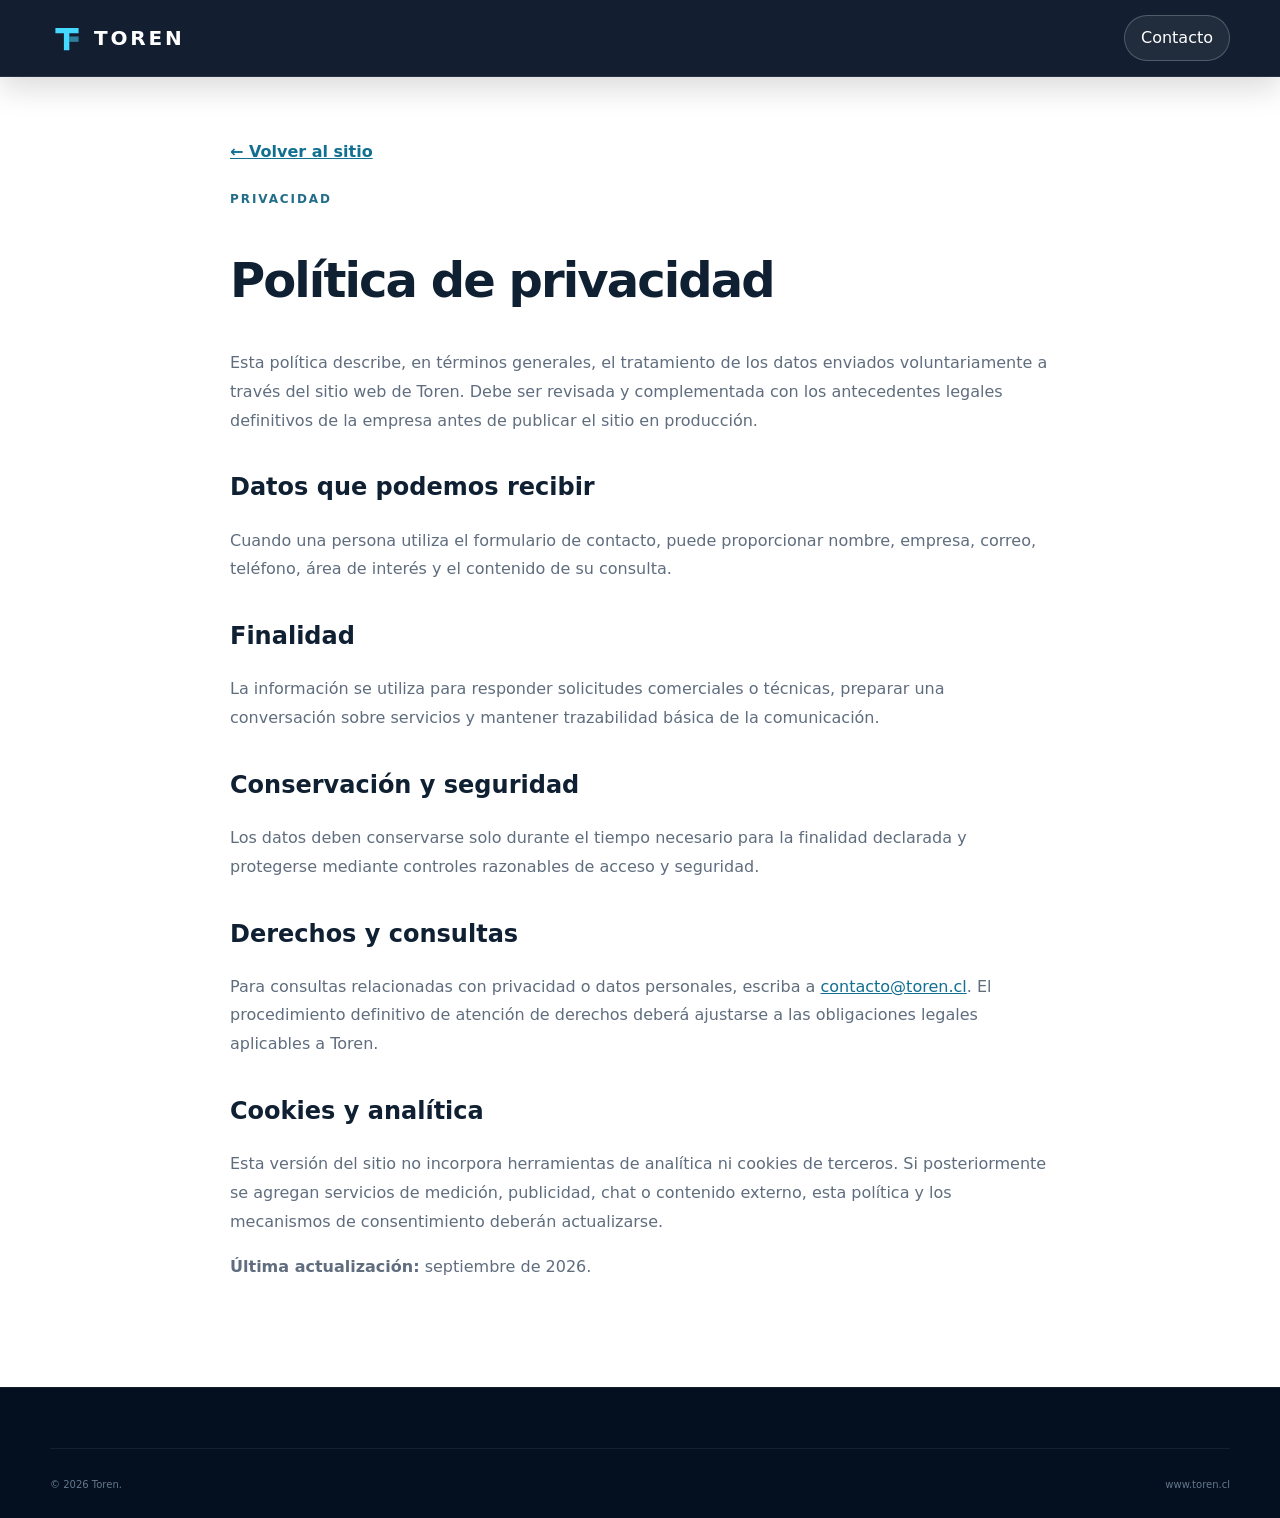
<file: privacidad.html>
<!doctype html>
<html lang="es-CL">
<head>
  <meta charset="utf-8">
  <meta name="viewport" content="width=device-width,initial-scale=1">
  <title>Privacidad | Toren</title>
  <meta name="description" content="Política de privacidad del sitio web de Toren.">
  <meta name="robots" content="index,follow">
  <link rel="canonical" href="https://www.toren.cl/privacidad.html">
  <link rel="icon" href="favicon.svg" type="image/svg+xml">
  <link rel="stylesheet" href="styles.css">
  <style>
    .legal{padding:140px 0 90px;min-height:70vh}.legal-inner{max-width:820px}.legal h1{font-size:48px;letter-spacing:-.04em}.legal h2{margin-top:34px;font-size:24px}.legal p,.legal li{color:#5f6d7e;line-height:1.8}.legal a{color:#116f91;text-decoration:underline}.legal-back{display:inline-flex;margin-bottom:24px;color:#116f91;font-weight:800}
  </style>
</head>
<body>
  <header class="site-header scrolled">
    <div class="container nav-wrap">
      <a class="brand" href="index.html" aria-label="Toren, inicio">
        <svg class="brand-mark" viewBox="0 0 44 44" aria-hidden="true"><path d="M7 9h30v7H25v22h-7V16H7z"/><path d="M25 20h12v7H25z" opacity=".52"/></svg>
        <span class="brand-name">TOREN</span>
      </a>
      <a class="nav-cta" href="index.html#contacto" style="color:white">Contacto</a>
    </div>
  </header>
  <main class="legal">
    <div class="container legal-inner">
      <a class="legal-back" href="index.html">← Volver al sitio</a>
      <p class="eyebrow dark">Privacidad</p>
      <h1>Política de privacidad</h1>
      <p>Esta política describe, en términos generales, el tratamiento de los datos enviados voluntariamente a través del sitio web de Toren. Debe ser revisada y complementada con los antecedentes legales definitivos de la empresa antes de publicar el sitio en producción.</p>
      <h2>Datos que podemos recibir</h2>
      <p>Cuando una persona utiliza el formulario de contacto, puede proporcionar nombre, empresa, correo, teléfono, área de interés y el contenido de su consulta.</p>
      <h2>Finalidad</h2>
      <p>La información se utiliza para responder solicitudes comerciales o técnicas, preparar una conversación sobre servicios y mantener trazabilidad básica de la comunicación.</p>
      <h2>Conservación y seguridad</h2>
      <p>Los datos deben conservarse solo durante el tiempo necesario para la finalidad declarada y protegerse mediante controles razonables de acceso y seguridad.</p>
      <h2>Derechos y consultas</h2>
      <p>Para consultas relacionadas con privacidad o datos personales, escriba a <a href="mailto:contacto@toren.cl">contacto@toren.cl</a>. El procedimiento definitivo de atención de derechos deberá ajustarse a las obligaciones legales aplicables a Toren.</p>
      <h2>Cookies y analítica</h2>
      <p>Esta versión del sitio no incorpora herramientas de analítica ni cookies de terceros. Si posteriormente se agregan servicios de medición, publicidad, chat o contenido externo, esta política y los mecanismos de consentimiento deberán actualizarse.</p>
      <p><strong>Última actualización:</strong> septiembre de 2026.</p>
    </div>
  </main>
  <footer class="site-footer"><div class="container footer-bottom" style="margin-top:0"><span>© 2026 Toren.</span><span>www.toren.cl</span></div></footer>
</body>
</html>
</file>
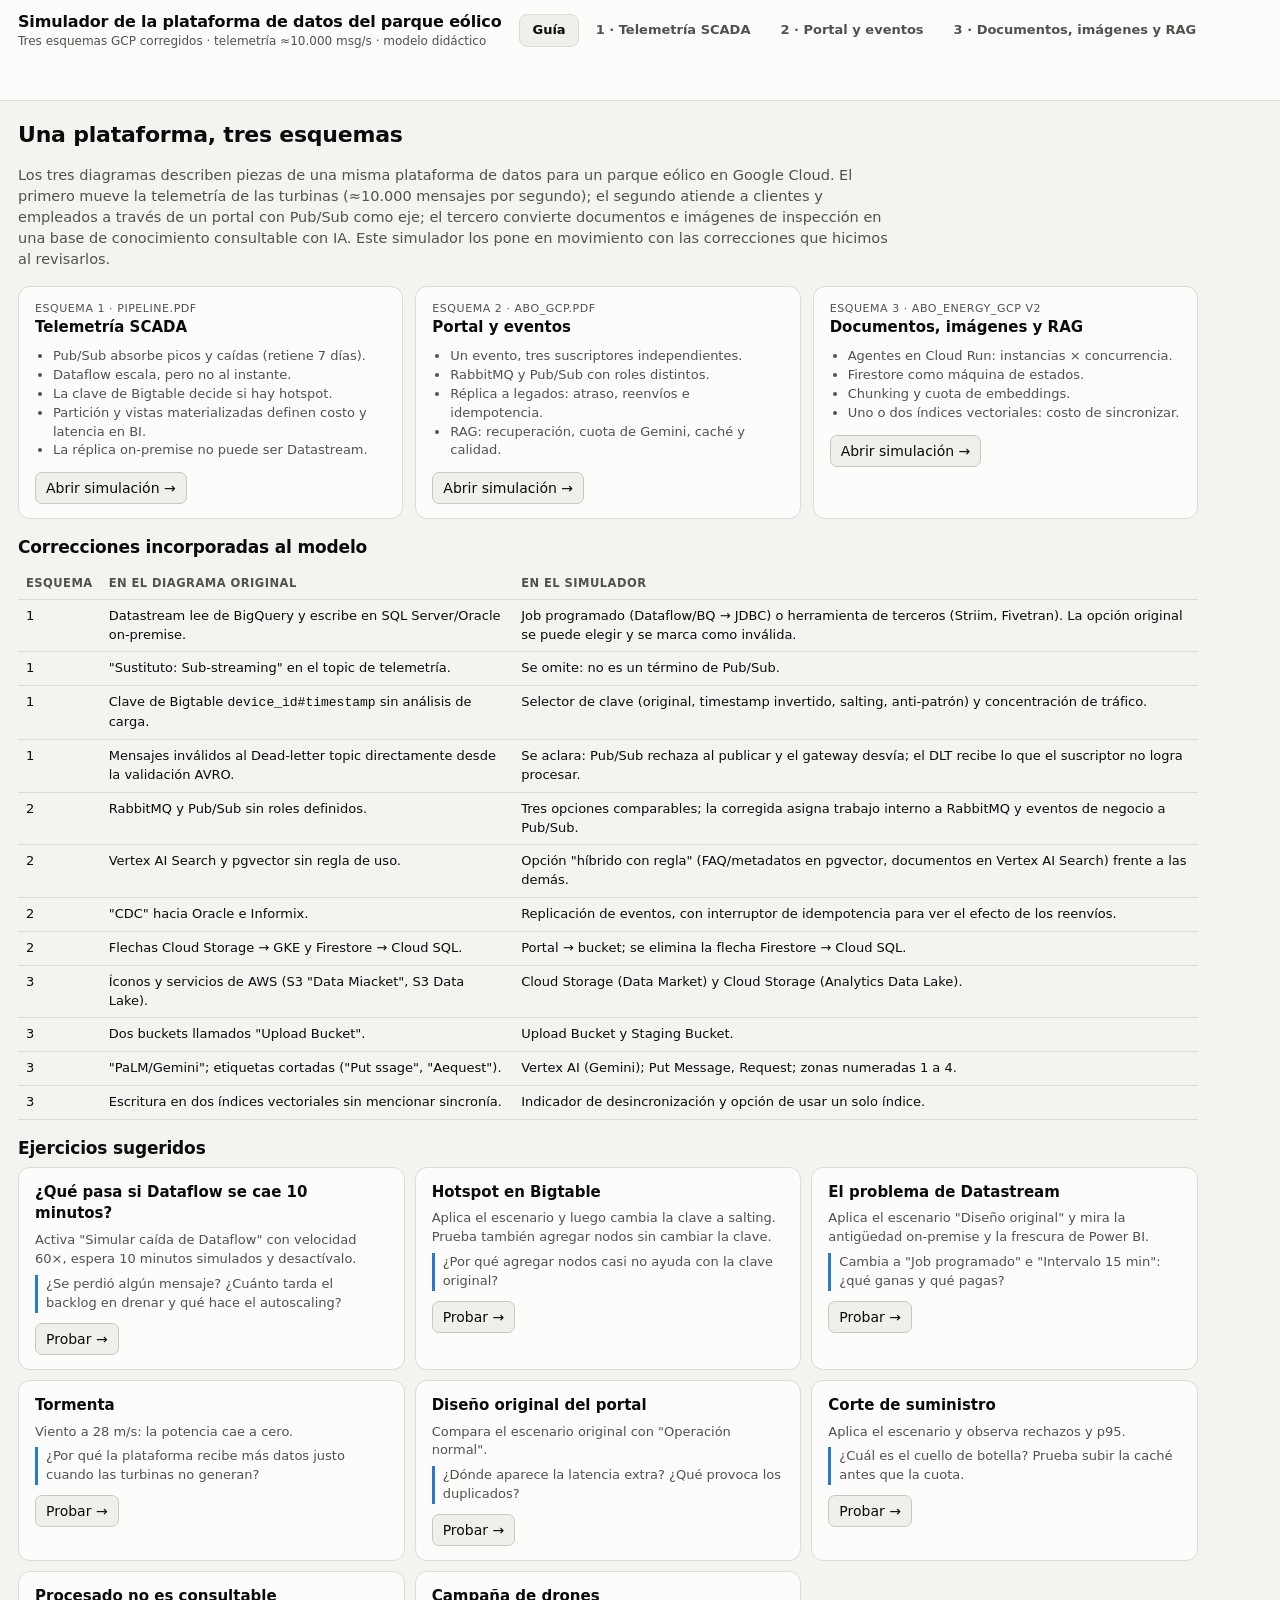
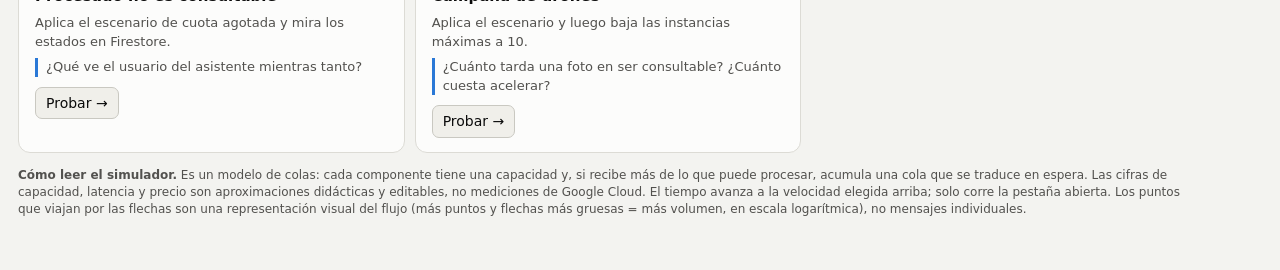
<file: SimuladorTelemetria.html>
<!DOCTYPE html>
<html lang="es">
<head>
<meta charset="utf-8">
<meta name="viewport" content="width=device-width,initial-scale=1">
<title>Simulador · Plataforma de datos del parque eólico</title>
<style>
:root{
  color-scheme:light;
  --bg:#f3f3f0; --surface:#fcfcfb; --surface2:#f0efea; --line:#dcdbd5; --line2:#c9c8c1;
  --text:#0b0b0b; --text2:#52514e; --muted:#85847e;
  --s1:#2a78d6; --s2:#eb6834; --s3:#1baf7a; --s4:#eda100; --s5:#e87ba4; --s6:#008300; --s7:#6250d6; --s8:#e34948;
  --ok:#17894a; --warn:#b97a00; --crit:#cf3326; --off:#a3a29c;
  --z1:#eaf1fb; --z2:#fbefe8; --z3:#e9f6f0; --z4:#f6f0fb; --z5:#fbf5e4;
  --accent:#2a78d6;
}
@media (prefers-color-scheme: dark){
  :root{
    color-scheme:dark;
    --bg:#121211; --surface:#1a1a19; --surface2:#222220; --line:#33332f; --line2:#45453f;
    --text:#f0efec; --text2:#c3c2b7; --muted:#8f8e86;
    --s1:#3987e5; --s2:#d95926; --s3:#199e70; --s4:#c98500; --s5:#d55181; --s6:#2f9a2f; --s7:#9085e9; --s8:#e66767;
    --ok:#3dbb74; --warn:#e0a526; --crit:#f0625a; --off:#6b6a64;
    --z1:#1b2330; --z2:#2a201b; --z3:#18261f; --z4:#241e2c; --z5:#29251a;
    --accent:#3987e5;
  }
}
*{box-sizing:border-box}
body{margin:0;background:var(--bg);color:var(--text);font:14px/1.45 system-ui,-apple-system,"Segoe UI",Roboto,sans-serif}
header{position:sticky;top:0;z-index:20;background:var(--surface);border-bottom:1px solid var(--line);padding:10px 18px;display:flex;flex-wrap:wrap;gap:10px 18px;align-items:center}
header h1{font-size:16px;margin:0;font-weight:650;letter-spacing:-.01em}
header .sub{color:var(--text2);font-size:12px}
nav.tabs{display:flex;gap:4px;flex-wrap:wrap}
nav.tabs a{padding:6px 12px;border-radius:8px;color:var(--text2);text-decoration:none;font-weight:550;font-size:13px;border:1px solid transparent}
nav.tabs a.on{background:var(--surface2);color:var(--text);border-color:var(--line)}
.runbar{margin-left:auto;display:flex;gap:8px;align-items:center;font-size:12px;color:var(--text2)}
button{font:inherit;cursor:pointer;border:1px solid var(--line2);background:var(--surface2);color:var(--text);border-radius:7px;padding:5px 10px}
button:hover{border-color:var(--accent)}
button.primary{background:var(--accent);border-color:var(--accent);color:#fff}
select,input[type=number]{font:inherit;font-size:12px;background:var(--surface);color:var(--text);border:1px solid var(--line2);border-radius:6px;padding:3px 5px}
input[type=number]{width:74px;text-align:right}
.simclock{font-variant-numeric:tabular-nums;min-width:90px;text-align:right}
main{padding:14px 18px 40px}
.view{display:none}.view.on{display:block}
.sim{display:grid;grid-template-columns:330px minmax(0,1fr);gap:14px;align-items:start}
@media (max-width:1000px){.sim{grid-template-columns:1fr}}
.panel{background:var(--surface);border:1px solid var(--line);border-radius:12px}
.controls{position:sticky;top:64px;max-height:calc(100vh - 80px);overflow:auto;padding:10px 12px}
@media (max-width:1000px){.controls{position:static;max-height:none}}
.controls h3{font-size:12px;text-transform:uppercase;letter-spacing:.05em;color:var(--text2);margin:14px 0 6px;font-weight:650}
.controls h3:first-child{margin-top:2px}
details.grp{border-top:1px solid var(--line);padding:6px 0}
details.grp summary{cursor:pointer;font-weight:600;font-size:13px;padding:3px 0;list-style:none;display:flex;justify-content:space-between}
details.grp summary::after{content:"▸";color:var(--muted)}
details.grp[open] summary::after{content:"▾"}
.ctl{margin:8px 0}
.ctl .lab{display:flex;justify-content:space-between;align-items:center;gap:6px;font-size:12.5px;color:var(--text)}
.ctl .lab span.h{color:var(--muted);cursor:help;font-size:11px;border:1px solid var(--line2);border-radius:50%;width:15px;height:15px;display:inline-flex;align-items:center;justify-content:center;flex:none}
.ctl .row{display:flex;gap:8px;align-items:center;margin-top:3px}
.ctl input[type=range]{flex:1;accent-color:var(--accent)}
.ctl .unit{font-size:11px;color:var(--muted);min-width:34px}
.ctl select{width:100%;margin-top:3px}
.ctl.tog .lab{cursor:pointer}
.ctl.tog input{accent-color:var(--accent);width:16px;height:16px}
.help{font-size:11.5px;color:var(--text2);margin-top:2px;display:none}
.ctl.showhelp .help{display:block}
.btnrow{display:flex;flex-wrap:wrap;gap:6px;margin:6px 0}
.btnrow button{font-size:12px}
.preset{width:100%}
.presetdesc{font-size:12px;color:var(--text2);margin:4px 0 2px}
.diagwrap{padding:8px 10px 4px;position:relative}
.diagwrap svg{width:100%;height:auto;display:block}
.dtitle{display:flex;justify-content:space-between;align-items:baseline;gap:10px;flex-wrap:wrap;padding:2px 4px 6px}
.dtitle b{font-size:14px}
.dtitle span{font-size:12px;color:var(--text2)}
.legend{display:flex;flex-wrap:wrap;gap:4px 14px;font-size:11.5px;color:var(--text2);padding:4px 6px 6px}
.legend i{display:inline-block;width:9px;height:9px;border-radius:50%;margin-right:5px;vertical-align:-1px}
.legend .st i{border-radius:2px}
/* SVG */
.zone rect{stroke:none}
.zone text{font-size:11px;font-weight:650;fill:var(--text2);letter-spacing:.03em}
.node{cursor:pointer}
.node .nb{fill:var(--surface);stroke:var(--line2);stroke-width:1.2}
.node:hover .nb{stroke:var(--accent)}
.node.sel .nb{stroke:var(--accent);stroke-width:2.4}
.node.warn .nb{stroke:var(--warn);stroke-width:2}
.node.crit .nb{stroke:var(--crit);stroke-width:2.4}
.node.off .nb{stroke-dasharray:4 3;fill:var(--surface2)}
.node.off text{opacity:.55}
.node.invalid .nb{stroke:var(--crit);stroke-dasharray:5 3;stroke-width:2}
.node .nl{font-size:11.5px;font-weight:650;fill:var(--text)}
.node .ns{font-size:9.5px;fill:var(--text2)}
.node .nv{font-size:10px;fill:var(--text);font-variant-numeric:tabular-nums}
.node .bbg{fill:var(--surface2)}
.node .bar{fill:var(--ok)}
.node.warn .bar{fill:var(--warn)} .node.crit .bar{fill:var(--crit)}
.node .bdg{font-size:11px;font-weight:700}
.node.warn .bdg{fill:var(--warn)} .node.crit .bdg,.node.invalid .bdg{fill:var(--crit)}
.edge{fill:none;stroke:var(--line2);stroke-linecap:round}
.edge.k-data{stroke:color-mix(in srgb,var(--s1) 45%,var(--line2))}
.edge.k-log{stroke:color-mix(in srgb,var(--s7) 45%,var(--line2))}
.edge.k-error{stroke:color-mix(in srgb,var(--s8) 45%,var(--line2))}
.edge.k-query{stroke:color-mix(in srgb,var(--s3) 45%,var(--line2))}
.edge.k-repl{stroke:color-mix(in srgb,var(--s4) 50%,var(--line2))}
.edge.k-doc{stroke:color-mix(in srgb,var(--s2) 45%,var(--line2))}
.edge.k-image{stroke:color-mix(in srgb,var(--s5) 50%,var(--line2))}
.edge.k-embed{stroke:color-mix(in srgb,var(--s6) 45%,var(--line2))}
.edge.idle{opacity:.35;stroke-dasharray:3 4}
.edge.invalid{stroke:var(--crit);stroke-dasharray:6 4;opacity:.9}
.edge.off{opacity:.18;stroke-dasharray:2 5}
.xmark{font-size:16px;font-weight:800;fill:var(--crit)}
.pt{pointer-events:none}
/* KPIs */
.kpis{display:grid;grid-template-columns:repeat(auto-fill,minmax(168px,1fr));gap:8px;margin-top:12px}
.kpi{padding:9px 11px;border-radius:10px;background:var(--surface);border:1px solid var(--line)}
.kpi .kl{font-size:11.5px;color:var(--text2);display:flex;justify-content:space-between;gap:4px}
.kpi .kv{font-size:20px;font-weight:650;font-variant-numeric:tabular-nums;letter-spacing:-.01em;margin-top:2px}
.kpi .ks{font-size:11px;color:var(--text2);margin-top:1px;min-height:15px}
.chip{font-size:10.5px;font-weight:650;padding:0 6px;border-radius:9px;white-space:nowrap}
.chip.ok{color:var(--ok);background:color-mix(in srgb,var(--ok) 13%,transparent)}
.chip.warn{color:var(--warn);background:color-mix(in srgb,var(--warn) 15%,transparent)}
.chip.crit{color:var(--crit);background:color-mix(in srgb,var(--crit) 14%,transparent)}
.charts{display:grid;grid-template-columns:repeat(2,minmax(0,1fr));gap:8px;margin-top:8px}
@media (max-width:760px){.charts{grid-template-columns:1fr}}
.chart{padding:8px 10px 6px;position:relative}
.chart .ct{font-size:12.5px;font-weight:600;display:flex;justify-content:space-between;gap:8px}
.chart .ct span{font-weight:400;color:var(--text2);font-size:11.5px}
.chart .lg{font-size:11px;color:var(--text2);display:flex;gap:12px;margin:2px 0 0}
.chart .lg i{display:inline-block;width:12px;height:2px;vertical-align:3px;margin-right:4px;border-radius:2px}
.chart canvas{width:100%;height:150px;display:block}
.tip{position:absolute;pointer-events:none;background:var(--surface);border:1px solid var(--line2);border-radius:7px;padding:5px 8px;font-size:11.5px;box-shadow:0 2px 8px rgba(0,0,0,.12);display:none;white-space:nowrap;z-index:5;font-variant-numeric:tabular-nums}
.bottom{display:grid;grid-template-columns:1.3fr 1fr 1fr;gap:8px;margin-top:8px}
@media (max-width:1200px){.bottom{grid-template-columns:1fr}}
.bottom .panel{padding:10px 12px;max-height:340px;overflow:auto}
.bottom h4{margin:0 0 6px;font-size:13px}
.ins{border-left:3px solid var(--line2);padding:5px 9px;margin:6px 0;font-size:12.5px;background:var(--surface2);border-radius:0 6px 6px 0}
.ins.ok{border-color:var(--ok)}.ins.warn{border-color:var(--warn)}.ins.crit{border-color:var(--crit)}.ins.info{border-color:var(--accent)}
.ins b.tag{font-size:11px;margin-right:4px}
.ins.ok b.tag{color:var(--ok)}.ins.warn b.tag{color:var(--warn)}.ins.crit b.tag{color:var(--crit)}.ins.info b.tag{color:var(--accent)}
.log div{font-size:12px;padding:3px 0;border-bottom:1px dashed var(--line);display:flex;gap:8px}
.log time{color:var(--muted);font-variant-numeric:tabular-nums;flex:none;width:58px}
.log .crit{color:var(--crit)}.log .warn{color:var(--warn)}.log .ok{color:var(--ok)}
.info h5{margin:0 0 4px;font-size:14px}
.info p{margin:4px 0;font-size:12.5px;color:var(--text2)}
.info .fix{border:1px dashed var(--accent);border-radius:8px;padding:6px 8px;margin-top:8px;font-size:12.5px}
.info .fix b{color:var(--accent)}
.costs .cr{display:grid;grid-template-columns:120px 1fr 70px;gap:6px;align-items:center;font-size:11.5px;margin:3px 0}
.costs .cb{height:8px;background:var(--surface2);border-radius:4px;overflow:hidden}
.costs .cb i{display:block;height:100%;background:var(--s1);border-radius:0 4px 4px 0}
.costs .cr span:last-child{text-align:right;font-variant-numeric:tabular-nums}
.states{display:flex;height:22px;border-radius:6px;overflow:hidden;margin:6px 0 4px;gap:2px;background:var(--surface)}
.states div{height:100%;min-width:0;transition:flex-grow .3s}
.stlg{display:flex;flex-wrap:wrap;gap:4px 12px;font-size:11.5px;color:var(--text2)}
.stlg i{display:inline-block;width:9px;height:9px;border-radius:2px;margin-right:4px;vertical-align:-1px}
.stlg b{color:var(--text);font-variant-numeric:tabular-nums;font-weight:600}
/* Guide */
.guide{max-width:1180px}
.guide h2{font-size:22px;margin:4px 0 6px;letter-spacing:-.01em}
.guide .lead{color:var(--text2);max-width:880px;font-size:14.5px}
.cards{display:grid;grid-template-columns:repeat(auto-fit,minmax(300px,1fr));gap:12px;margin:16px 0}
.card{padding:14px 16px}
.card h3{margin:0 0 4px;font-size:15px}
.card .tag{font-size:11px;color:var(--text2);text-transform:uppercase;letter-spacing:.05em}
.card ul{padding-left:18px;margin:8px 0;font-size:13px;color:var(--text2)}
.card button{margin-top:4px}
table.fixes{width:100%;border-collapse:collapse;font-size:13px;margin:8px 0 16px}
table.fixes th,table.fixes td{text-align:left;padding:7px 8px;border-bottom:1px solid var(--line);vertical-align:top}
table.fixes th{font-size:11.5px;color:var(--text2);text-transform:uppercase;letter-spacing:.04em}
.ex{display:grid;grid-template-columns:repeat(auto-fit,minmax(340px,1fr));gap:10px}
.ex .card p{font-size:13px;color:var(--text2);margin:6px 0}
.ex .q{font-size:12.5px;border-left:3px solid var(--accent);padding-left:8px;color:var(--text)}
.note{font-size:12px;color:var(--text2);margin-top:14px}
</style>
</head>
<body>
<header>
  <div>
    <h1>Simulador de la plataforma de datos del parque eólico</h1>
    <div class="sub">Tres esquemas GCP corregidos · telemetría ≈10.000 msg/s · modelo didáctico</div>
  </div>
  <nav class="tabs" id="tabs">
    <a href="#guia" data-v="guia">Guía</a>
    <a href="#telemetria" data-v="telemetria">1 · Telemetría SCADA</a>
    <a href="#portal" data-v="portal">2 · Portal y eventos</a>
    <a href="#documentos" data-v="documentos">3 · Documentos, imágenes y RAG</a>
  </nav>
  <div class="runbar" id="runbar">
    <button id="play" class="primary">❚❚ Pausa</button>
    <label>Velocidad
      <select id="speed">
        <option value="1">1× (tiempo real)</option>
        <option value="10" selected>10×</option>
        <option value="60">60× (1 min/s)</option>
        <option value="300">300× (5 min/s)</option>
      </select>
    </label>
    <button id="reset" title="Vuelve a los valores iniciales de esta pestaña">↺ Reiniciar</button>
    <span class="simclock" id="clock">t = 0 s</span>
  </div>
</header>
<main>
  <section class="view guide" id="v-guia"></section>
  <section class="view" id="v-telemetria"></section>
  <section class="view" id="v-portal"></section>
  <section class="view" id="v-documentos"></section>
</main>

<script>
"use strict";
/* ============================================================
   Utilidades
   ============================================================ */
const NF = new Intl.NumberFormat('es-CL',{maximumFractionDigits:0});
const NF1 = new Intl.NumberFormat('es-CL',{maximumFractionDigits:1,minimumFractionDigits:0});
const NF2 = new Intl.NumberFormat('es-CL',{maximumFractionDigits:2});
const clamp=(v,a,b)=>Math.max(a,Math.min(b,v));
function fN(v){ if(v==null||!isFinite(v)) return '—'; const a=Math.abs(v);
  if(a>=1e9) return NF1.format(v/1e9)+' G'; if(a>=1e6) return NF1.format(v/1e6)+' M';
  if(a>=1e4) return NF1.format(v/1e3)+' k'; if(a>=100) return NF.format(v); if(a>=10) return NF1.format(v); if(a===0) return '0'; return NF2.format(v);}
function fT(s){ if(s==null||!isFinite(s)) return '∞'; if(s<1) return NF.format(s*1000)+' ms'; if(s<90) return NF1.format(s)+' s';
  if(s<5400) return NF1.format(s/60)+' min'; if(s<172800) return NF1.format(s/3600)+' h'; return NF1.format(s/86400)+' d';}
function fUSD(v){ if(!isFinite(v)) return '—'; if(v>=1e6) return 'US$ '+NF1.format(v/1e6)+' M'; if(v>=1e4) return 'US$ '+NF1.format(v/1e3)+' k'; return 'US$ '+NF.format(v);}
function fPct(v){ if(!isFinite(v)) return '—'; return (v<0.1&&v>0? NF2.format(v): NF1.format(v))+' %';}
const css=n=>getComputedStyle(document.documentElement).getPropertyValue(n).trim();
const el=(tag,attrs={},html)=>{const e=document.createElement(tag);for(const k in attrs){if(k==='class')e.className=attrs[k];else e.setAttribute(k,attrs[k]);} if(html!=null)e.innerHTML=html; return e;};
const svgEl=(tag,attrs={})=>{const e=document.createElementNS('http://www.w3.org/2000/svg',tag);for(const k in attrs)e.setAttribute(k,attrs[k]);return e;};
/* Cola genérica: entra inR (unid/s), capacidad cap (unid/s). Devuelve salida, cola, utilización y espera. */
function Q(st,key,inR,cap,dt){
  let q=(st[key]||0)+Math.max(0,inR)*dt; const c=Math.max(0,cap);
  const done=Math.min(q,c*dt); q-=done; st[key]=q;
  const out=done/dt;
  return {out,q,util: c>0? out/c + (q>c*2?0.15:0) : (inR>0||q>0?1.2:0), wait: c>0? q/c : (inR>0? q/inR : (q>0?Infinity:0))};
}
const KIND_COLOR={data:'--s1',log:'--s7',error:'--s8',query:'--s3',repl:'--s4',doc:'--s2',image:'--s5',embed:'--s6'};
const KIND_NAME={data:'Telemetría / datos',log:'Logs',error:'Errores / inválidos',query:'Consultas',repl:'Réplica',doc:'Documentos',image:'Imágenes',embed:'Vectores / embeddings'};

/* Helpers para definir controles */
const R=(id,label,min,max,step,value,unit,help)=>({type:'range',id,label,min,max,step,value,unit,help});
const S=(id,label,options,value,help)=>({type:'select',id,label,options,value,help});
const T=(id,label,value,help)=>({type:'toggle',id,label,value,help});
const B=(id,label,help)=>({type:'button',id,label,help});

function flag(s,key,cond,lvl,on,off){
  const prev=!!s.flags[key];
  if(cond&&!prev){ s.flags[key]=true; if(on) s.log(lvl,on); }
  else if(!cond&&prev){ s.flags[key]=false; if(off) s.log('ok',off); }
}

/* ============================================================
   ESQUEMA 1 · Telemetría SCADA (pipeline IoT)
   ============================================================ */
const SIM1={
  id:'telemetria',
  title:'Esquema 1 · Telemetría de aerogeneradores en Google Cloud',
  subtitle:'Ingesta → Pub/Sub → Dataflow → Bronze/Silver/Gold → réplica on-premise → BI',
  vb:[1200,640],
  zones:[
    {x:10,y:34,w:322,h:590,c:'--z1',t:'1 · INGESTA Y DESACOPLAMIENTO'},
    {x:338,y:34,w:162,h:590,c:'--z2',t:'2 · STREAMING (ETL)'},
    {x:590,y:34,w:166,h:590,c:'--z3',t:'3 · DATALAKE Y BD'},
    {x:885,y:34,w:308,h:278,c:'--z5',t:'5 · CONSUMO BI'},
    {x:885,y:322,w:308,h:302,c:'--z4',t:'4 · RÉPLICA HÍBRIDA'}
  ],
  nodes:[
    {id:'turb',x:20,y:80,l:'Aerogeneradores',s:'SCADA · sensores',info:'Cada turbina tiene decenas de sensores (viento, rotor, pitch, temperatura de generador y multiplicadora, vibraciones, potencia). Tasa total = turbinas × sensores × frecuencia de muestreo. Con 50 × 50 × 4 Hz se obtienen los ≈10.000 msg/s del diseño.'},
    {id:'gw',x:20,y:250,l:'Gateway MQTT',s:'Protobuf / JSON',info:'Recibe la telemetría de las turbinas por MQTT y la publica en Pub/Sub. Protobuf pesa ~3,6 veces menos que JSON, lo que reduce ancho de banda y costo de Pub/Sub. Si las turbinas pierden conexión, el gateway guarda datos y luego los envía en ráfaga.',fix:'Pub/Sub valida el esquema AVRO <i>al publicar</i>: un mensaje inválido se rechaza y es el gateway quien debe desviarlo. El Dead-letter topic, en Pub/Sub real, recibe los mensajes que un suscriptor no logra procesar tras N intentos. El simulador muestra ambos casos llegando al mismo destino de errores.'},
    {id:'pst',x:180,y:160,l:'Pub/Sub',s:'topic iot-telemetry',info:'Amortiguador entre productores y consumidores. Retiene mensajes no confirmados hasta 7 días: si Dataflow se cae o se atrasa, nada se pierde, solo crece el backlog y la latencia.',fix:'El término "Sub-streaming" del diagrama original no existe en Pub/Sub; se omitió. El topic tiene esquema AVRO, retención de 7 días y una suscripción para Dataflow.'},
    {id:'dlt',x:180,y:280,l:'Dead-letter topic',s:'mensajes inválidos',info:'Destino de los mensajes que no cumplen el esquema o no se pudieron procesar. Se revisan y reprocesan aparte, sin frenar el flujo principal.'},
    {id:'psl',x:180,y:420,l:'Pub/Sub',s:'topic device-logs',info:'Logs operativos en JSON sin estructura. Filtrar por severidad en el origen (en la turbina o el gateway) es la palanca que más reduce el volumen: DEBUG genera ~400 veces más que ERROR.'},
    {id:'df',x:345,y:150,h:70,l:'Cloud Dataflow',s:'Apache Beam · etapas A→D',info:'A: ventanas de tiempo con watermarks y tolerancia a datos tardíos. B: validación, side-inputs (ficha técnica de cada turbina), relleno de nulos, geolocalización. C: escribe en tres destinos. D: errores al bucket de reproceso. El autoscaling agrega workers según el backlog de Pub/Sub, pero cada worker nuevo tarda ~1 minuto en arrancar.'},
    {id:'errb',x:345,y:300,l:'GCS errores',s:'reproceso (etapa D)',info:'Registros que fallaron en el enriquecimiento. Quedan guardados para corregir y reprocesar.'},
    {id:'cf',x:345,y:420,l:'Cloud Functions',s:'regex de logs',info:'Procesamiento liviano de logs: extrae campos con expresiones regulares, escribe en Firestore y guarda una copia comprimida en GCS. Cada instancia atiende un número limitado de logs por segundo.'},
    {id:'bronze',x:600,y:70,l:'GCS Bronze',s:'Parquet crudo inmutable',info:'Copia cruda e inmutable de todo lo recibido. Permite reconstruir cualquier capa superior. La clase de almacenamiento cambia el costo: Coldline es barata para guardar pero cobra por leer.'},
    {id:'silver',x:600,y:160,l:'GCS Silver',s:'Parquet año/mes',info:'Datos limpios y particionados por año y mes. BigQuery los lee directamente como tablas BigLake.'},
    {id:'bt',x:600,y:250,l:'Bigtable',s:'series de tiempo',info:'Base de baja latencia para el monitoreo en vivo. Su rendimiento depende del diseño de la clave de fila: si muchas escrituras caen en el mismo rango de claves, un solo nodo se satura (hotspot) aunque haya otros libres.',fix:'Se agregó la elección de clave de fila. La clave original <code>device_id#timestamp</code> puede generar hotspot si unas pocas turbinas envían mucho más. El timestamp invertido ayuda a leer primero lo más reciente, pero no reparte escrituras; el prefijo con hash (salting) sí.'},
    {id:'bq',x:600,y:340,l:'BigQuery Gold',s:'partición · clustering · MV',info:'Data warehouse analítico. Particionar por fecha, agrupar (clustering) por turbina/región y usar vistas materializadas reduce drásticamente los bytes escaneados por consulta, y con ello costo y latencia.'},
    {id:'fs',x:600,y:430,l:'Firestore',s:'logs indexados',info:'Guarda los campos extraídos de los logs para consultas rápidas desde aplicaciones.'},
    {id:'dpx',x:600,y:540,l:'Dataplex',s:'catálogo · linaje · calidad',info:'Gobierno de datos transversal a GCS, Bigtable y BigQuery: catálogo, linaje y reglas de calidad. No transporta datos, por eso no tiene flujo.'},
    {id:'looker',x:895,y:70,l:'Looker',s:'LookML · BI Engine',info:'Traduce cada consulta a SQL que se ejecuta en BigQuery, sin extraer datos. BI Engine es una caché en memoria que responde en menos de un segundo si la consulta escanea poco.'},
    {id:'pbi',x:1045,y:160,l:'Power BI',s:'',info:'Tres modos: DirectQuery (consulta BigQuery en vivo), Import (copia programada; menos carga, menos frescura) o conexión a la base on-premise (depende de la réplica).'},
    {id:'mon',x:895,y:250,l:'Monitoreo en vivo',s:'sala de control',info:'Pantallas de operación que leen Bigtable con latencia de milisegundos.'},
    {id:'rep',x:895,y:370,l:'Job de réplica',s:'',info:'Lleva un resumen (telemetría diaria/horaria, alarmas, estado de equipos) desde BigQuery hacia la base on-premise.',fix:'En el diseño original esta pieza era <b>Datastream</b>, que no sirve: Datastream lee de bases transaccionales (Oracle, MySQL, PostgreSQL, SQL Server…) y escribe en BigQuery o GCS; no lee desde BigQuery ni escribe en bases on-premise. Se reemplaza por un job programado (Dataflow / exportación a JDBC) o una herramienta de terceros (Striim, Fivetran). Puedes elegir "Datastream (original)" para ver qué pasa.'},
    {id:'vpn',x:895,y:460,l:'Cloud VPN HA',s:'IPsec AES-256',info:'Túnel cifrado hacia el data center local. En modo HA hay dos túneles: si uno cae, el otro sostiene el tráfico.'},
    {id:'onp',x:1045,y:460,l:'SQL Server / Oracle',s:'on-premise',info:'Espejo resumido que alimenta ERP/CRM. Su capacidad de escritura (filas/s) suele ser el cuello de botella de la réplica.'},
    {id:'erp',x:1045,y:555,l:'ERP / CRM',s:'sistemas legados',info:'Sistemas antiguos que consumen el espejo on-premise.'}
  ],
  edges:[
    {id:'e1',f:'turb',t:'gw',k:'data'},{id:'e2',f:'gw',t:'pst',k:'data'},{id:'e3',f:'gw',t:'psl',k:'log'},
    {id:'e4',f:'pst',t:'dlt',k:'error'},{id:'e5',f:'pst',t:'df',k:'data'},{id:'e6',f:'psl',t:'cf',k:'log'},
    {id:'e7',f:'df',t:'bronze',k:'data'},{id:'e8',f:'df',t:'bt',k:'data'},{id:'e9',f:'df',t:'bq',k:'data'},{id:'e10',f:'df',t:'errb',k:'error'},
    {id:'e11',f:'bronze',t:'silver',k:'data'},{id:'e12',f:'silver',t:'bq',k:'data',bend:'right'},
    {id:'e13',f:'cf',t:'fs',k:'log'},{id:'e14',f:'cf',t:'bronze',k:'log'},
    {id:'e15',f:'bt',t:'mon',k:'data'},{id:'e16',f:'bq',t:'looker',k:'query'},{id:'e17',f:'bq',t:'pbi',k:'query'},
    {id:'e18',f:'bq',t:'rep',k:'repl'},{id:'e19',f:'rep',t:'vpn',k:'repl'},{id:'e20',f:'vpn',t:'onp',k:'repl'},{id:'e21',f:'onp',t:'erp',k:'repl'},{id:'e22',f:'onp',t:'pbi',k:'query'}
  ],
  controls:[
    {g:'Parque y sensores',open:true,items:[
      R('nT','Aerogeneradores',5,200,1,50,'turb.','Número de turbinas que envían telemetría.'),
      R('nS','Sensores por turbina',10,200,1,50,'sens.','Señales distintas por turbina.'),
      R('hz','Frecuencia de muestreo',0.2,10,0.1,4,'Hz','Lecturas por segundo de cada sensor. 50 × 50 × 4 = 10.000 msg/s.'),
      R('wind','Velocidad del viento',0,30,0.5,9,'m/s','Arranque ~3 m/s, nominal ~12 m/s, corte por seguridad a 25 m/s. Sobre 20 m/s aumentan alarmas y logs.'),
      R('gust','Turbulencia / ráfagas',0,100,1,20,'%','Variabilidad del viento y del tráfico (ráfagas de mensajes).'),
      T('rbe','Reporte por excepción (deadband)',false,'El sensor solo envía si el valor cambia más que un umbral. Reduce mucho el tráfico cuando el viento es estable.'),
      S('fmt','Formato del mensaje',[['proto','Protobuf (~180 B)'],['json','JSON (~650 B)']],'proto','Afecta ancho de banda, costo de Pub/Sub y almacenamiento.'),
      R('bad','Mensajes malformados',0,20,0.1,0.5,'%','Fallan la validación AVRO y se desvían.'),
      R('latePct','Datos que llegan tarde',0,30,0.5,2,'%','Por cortes de red o buffers en el gateway.'),
      R('lateDelay','Atraso típico de los tardíos',5,900,5,30,'s','Retraso medio (distribución exponencial).')
    ]},
    {g:'Logs (device-logs → Cloud Functions)',items:[
      S('logLvl','Filtro de severidad en origen',[['DEBUG','DEBUG (todo)'],['INFO','INFO'],['WARN','WARN'],['ERROR','ERROR']],'WARN','Qué logs se publican. DEBUG multiplica el volumen.'),
      R('cfMax','Máx. instancias Cloud Functions',1,100,1,20,'inst.','Cada instancia procesa ~60 logs/s.')
    ]},
    {g:'Dataflow (procesamiento)',open:true,items:[
      T('dfAuto','Autoscaling',true,'Ajusta workers según el backlog. Sin autoscaling, quedan fijos en el mínimo.'),
      R('dfMin','Workers mínimos (o fijos)',1,20,1,2,'w',''),
      R('dfMax','Workers máximos',1,60,1,20,'w','Tope de escalado (controla el costo).'),
      R('dfCap','Capacidad por worker',300,6000,100,2000,'msg/s','Depende del tipo de máquina y de la complejidad de la transformación.'),
      T('enrich','Enriquecimiento con side-inputs',true,'Cruza con la ficha técnica de cada turbina y geolocaliza. Cuesta ~15 % de CPU.'),
      R('win','Ventana de agregación',10,600,10,60,'s','Tamaño de la ventana (etapa A). Más grande = más latencia hacia BigQuery.'),
      R('lateness','Tolerancia a tardíos (allowed lateness)',0,1800,10,60,'s','Cuánto tiempo se mantiene abierta una ventana para aceptar datos tardíos. Más tolerancia = menos pérdidas pero más estado en memoria.'),
      T('dfDown','Simular caída de Dataflow',false,'El job se detiene (despliegue fallido, error de código).')
    ]},
    {g:'Bigtable (monitoreo en vivo)',items:[
      R('btNodes','Nodos Bigtable',1,30,1,3,'nodos',''),
      R('btNodeCap','Escrituras por nodo',2000,20000,500,10000,'filas/s','Rendimiento aproximado por nodo.'),
      S('btKey','Diseño de la clave de fila',[['dev_ts','device_id#timestamp (original)'],['rev','device_id#timestamp_invertido'],['salt','hash(device)#device_id#ts (salting)'],['ts_dev','timestamp#device_id (anti-patrón)']],'dev_ts','Determina cómo se reparten las escrituras entre nodos.'),
      R('skew','Tráfico de las 5 turbinas más "ruidosas"',2,80,1,10,'%','Concentración del tráfico. Turbinas con fallas o firmware antiguo pueden enviar mucho más.')
    ]},
    {g:'BigQuery y BI',items:[
      T('bqPart','Particionado por fecha',true,''),T('bqClus','Clustering por turbina/región',true,''),
      T('bqMV','Vistas materializadas por hora',true,''),T('biEngine','Caché BI Engine',true,''),
      R('hist','Historia en BigQuery',30,1825,30,365,'días','Tamaño de la tabla.'),
      R('lookUsers','Usuarios de Looker',0,300,1,20,'usr',''),
      R('qph','Consultas por usuario y hora',1,200,1,30,'q/h','Cada refresco de un tablero lanza varias consultas.'),
      S('pbiMode','Modo de Power BI',[['dq','DirectQuery a BigQuery (recomendado)'],['imp','Import programado'],['loc','Conexión a la base on-premise']],'dq',''),
      R('pbiUsers','Usuarios de Power BI',0,300,1,15,'usr',''),
      R('pbiRefresh','Intervalo de refresco Import',15,1440,15,60,'min','')
    ]},
    {g:'Réplica hacia on-premise',open:true,items:[
      S('repMethod','Mecanismo de réplica',[['export','Job programado Dataflow/BQ → JDBC (corregido)'],['striim','Herramienta de terceros (Striim/Fivetran)'],['datastream','Datastream desde BigQuery (original, inválido)']],'export',''),
      R('repInt','Intervalo del job programado',5,1440,5,60,'min',''),
      S('repGran','Granularidad del espejo',[['min','Por minuto'],['hora','Por hora'],['dia','Diaria']],'hora','Cuánto se resume antes de replicar.'),
      T('vpnHA','VPN en alta disponibilidad (2 túneles)',true,''),
      S('vpnFail','Falla de túneles',[['none','Ninguna'],['one','Cae un túnel'],['both','Caen todos']],'none',''),
      R('onpTPS','Capacidad de escritura on-premise',50,10000,50,2000,'filas/s','')
    ]},
    {g:'Supuestos de precios (USD, ilustrativos)',items:[
      R('psTiB','Pub/Sub por TiB',10,100,1,40,'$/TiB',''),R('dfWorkerH','Worker Dataflow por hora',0.05,1,0.01,0.25,'$/h',''),
      R('btNodeH','Nodo Bigtable por hora',0.2,2,0.01,0.65,'$/h',''),R('bqTiB','BigQuery por TiB escaneado',1,20,0.25,6.25,'$/TiB',''),
      S('bronzeClass','Clase de GCS Bronze',[['standard','Standard'],['nearline','Nearline'],['coldline','Coldline']],'coldline',''),
      R('silverReads','Reconstrucciones de Silver desde Bronze al mes',0,10,1,1,'veces','Cada lectura de Bronze en Nearline/Coldline cobra recuperación.')
    ]}
  ],
  events:[
    {id:'burst',label:'⚡ Reconexión: 20 % de turbinas vuelven tras 10 min offline',help:'El gateway envía en ráfaga lo acumulado y muchos datos llegan con ~10 min de atraso.'},
    {id:'schema',label:'🧩 Firmware nuevo cambia el esquema (3 min)',help:'El 40 % de los mensajes deja de cumplir el esquema AVRO.'}
  ],
  presets:[
    {n:'Operación normal (≈10.000 msg/s)',d:'Diseño de referencia con las correcciones aplicadas.',set:{}},
    {n:'Tormenta (28 m/s)',d:'Corte por seguridad: la potencia cae a cero, pero alarmas y logs se disparan.',set:{wind:28,gust:70}},
    {n:'Parque ampliado a 150 turbinas',d:'El tráfico se triplica. Observa el autoscaling y el tope de workers.',set:{nT:150}},
    {n:'Hotspot en Bigtable',d:'Pocas turbinas concentran el tráfico y la clave no lo reparte.',set:{skew:60,btNodes:6,nT:120}},
    {n:'Diseño original (Datastream)',d:'Réplica con Datastream desde BigQuery, como en el PDF original.',set:{repMethod:'datastream',pbiMode:'loc'}},
    {n:'Costo mínimo',d:'Protobuf, reporte por excepción, filtro ERROR, réplica diaria.',set:{rbe:true,logLvl:'ERROR',repGran:'dia',repInt:1440,dfMax:8}},
    {n:'BigQuery sin optimizar',d:'Sin partición, clustering, vistas ni caché: mira la latencia y el costo de los tableros.',set:{bqPart:false,bqClus:false,bqMV:false,biEngine:false,lookUsers:80}}
  ],
  warm(s){ s.w=s.target; s.qPS=0; s.qBT=0; s.wUp=0; },
  init(s,p){ s.w=p.dfMin; s.wUp=0; s.wDn=0; s.burst=0; s.schemaT=-1; s.lateT=-1; s.nextRep=0; s.lastRepT=0; s.pendingBatch=false; },
  onEvent(id,s,p){
    if(id==='burst'){ const R0=p.nT*p.nS*p.hz; s.burst+=R0*0.2*600; s.lateT=s.t+180; s.log('warn','Reconexión: llegan ~'+fN(R0*0.2*600)+' mensajes atrasados ~10 min.'); }
    if(id==='schema'){ s.schemaT=s.t+180; s.log('crit','Firmware nuevo: 40 % de los mensajes no cumple el esquema AVRO.'); }
  },
  step(s,p,dt){
    const t=s.t, g=p.gust/100;
    const v=Math.max(0,p.wind*(1+g*0.35*Math.sin(t/9)*Math.cos(t/31+1)));
    const cut=v>=25, pT=(v<3||cut)?0:v>=12?4.2:4.2*(v**3-27)/(1728-27);
    s.v=v; s.MW=pT*p.nT;
    let Rr=p.nT*p.nS*p.hz;
    if(p.rbe) Rr*=Math.min(1,0.3+0.55*g+(cut?0.3:0)+(v>20?0.15:0));
    Rr*=1+g*0.3*Math.max(0,Math.sin(t/2.3)*Math.sin(t/5.7));
    Rr+=p.nT*p.hz*(cut?30:v>20?8:0.2);
    let burst=0; if(s.burst>0){burst=Math.min(s.burst,Rr*1.5*dt)/dt; s.burst-=burst*dt; if(s.burst<1)s.burst=0;}
    const ing=Rr+burst, Bm=p.fmt==='json'?650:180;
    s.ing=ing; s.Mbps=ing*Bm*8/1e6;
    const schema=s.schemaT>t;
    const badF=Math.min(0.95,(schema?40:p.bad)/100), dlt=ing*badF, valid=ing-dlt;
    s.dlt=dlt;
    const lr={DEBUG:20,INFO:5,WARN:0.5,ERROR:0.05}[p.logLvl], storm=cut?6:v>20?3:1;
    const logs=p.nT*lr*storm*(schema?4:1);
    const cf=Q(s,'qCF',logs,p.cfMax*60,dt);
    // Dataflow
    const capW=p.dfCap*(p.enrich?0.85:1)*(1-Math.min(0.3,p.lateness/3600*0.5));
    const target=p.dfAuto? clamp(Math.ceil((valid+(s.qPS||0)/120)/(capW*0.8)),p.dfMin,Math.max(p.dfMin,p.dfMax)) : p.dfMin;
    s.target=target;
    if(target>s.w){ s.wUp+=dt; if(s.wUp>=60){ s.log('info','Autoscaling: Dataflow pasa de '+s.w+' a '+target+' workers (tras ~1 min de arranque).'); s.w=target; s.wUp=0; } } else s.wUp=0;
    if(target<s.w){ s.wDn+=dt; if(s.wDn>=120){ const nw=Math.max(target,s.w-Math.ceil((s.w-target)/2)); s.log('info','Autoscaling reduce workers: '+s.w+' → '+nw+'.'); s.w=nw; s.wDn=0; } } else s.wDn=0;
    // Bigtable
    const n=p.btNodes, sk=p.skew/100;
    const share={dev_ts:Math.min(1,Math.max(1/n,sk*0.6+(1-sk)/n)), rev:Math.min(1,Math.max(1/n,sk*0.6+(1-sk)/n)), salt:1.05/n, ts_dev:1}[p.btKey];
    const btCap=Math.min(n*p.btNodeCap,p.btNodeCap/share);
    let dfCapTot=p.dfDown?0:s.w*capW;
    s.backpressure=(s.qBT||0)>btCap*20;
    if(s.backpressure) dfCapTot=Math.min(dfCapTot,btCap*1.02);
    const ps=Q(s,'qPS',valid,dfCapTot,dt);
    const out=ps.out; s.out=out;
    const err=out*(p.enrich?0.003:0.001), good=out-err;
    const lateF=Math.min(0.9,(p.latePct+(s.lateT>t?35:0))/100), lateD=s.lateT>t?600:p.lateDelay;
    const dropF=lateF*Math.exp(-p.lateness/lateD); s.dropF=dropF;
    const bt=Q(s,'qBT',good,btCap,dt);
    s.hot=good*share/p.btNodeCap*100;
    const bqIn=good*(1-dropF);
    s.latBT=1.2+ps.wait+bt.wait; s.latBQ=p.win/2+4+ps.wait;
    s.psWait=ps.wait; s.qPSv=s.qPS;
    // BigQuery
    s.dayGB=bqIn*86400*Bm*0.5/1e9; const tableGB=s.dayGB*p.hist;
    let scan=p.bqPart? s.dayGB : tableGB; if(p.bqClus) scan*=0.15; if(p.bqMV) scan=Math.max(0.002,scan*0.01);
    s.scan=scan; s.qLat=(p.biEngine&&scan<100)? 0.25+scan/300 : 0.9+scan/6;
    const qps=(p.lookUsers*p.qph+(p.pbiMode==='dq'?p.pbiUsers*p.qph:0))/3600; s.qps=qps;
    // Réplica
    const granS={min:60,hora:3600,dia:86400}[p.repGran], rowsPerS=p.nT*20/granS;
    const tun=p.vpnHA?2:1, failed=p.vpnFail==='one'?1:p.vpnFail==='both'?2:0, up=Math.max(0,tun-failed); s.tunUp=up; s.tun=tun;
    const repCap=up>0? Math.min(p.onpTPS, up*3e9/8/250) : 0;
    let repRate=0;
    if(p.repMethod==='datastream'){ s.repQ=0; }
    else if(p.repMethod==='export'){
      if(t>=s.nextRep){ s.repQ=(s.repQ||0)+rowsPerS*p.repInt*60; s.batchDataT=t; s.nextRep=t+p.repInt*60; s.pendingBatch=true; }
      const r=Q(s,'repQ',0,repCap,dt); repRate=r.out;
      if(s.pendingBatch && s.repQ<1){ s.lastRepT=s.batchDataT; s.pendingBatch=false; }
    } else {
      const r=Q(s,'repQ',rowsPerS,repCap,dt); repRate=r.out;
      if(repCap>0 && s.repQ<rowsPerS*120+1) s.lastRepT=t-45-r.wait;
    }
    s.repRate=repRate; s.repFresh=Math.max(0,t-s.lastRepT)+granS/2;
    s.pbiFresh=p.pbiMode==='dq'? s.latBQ+s.qLat : p.pbiMode==='imp'? p.pbiRefresh*30+s.latBQ : s.repFresh;
    // Costos
    const H=730, sec=2.628e6;
    const c={};
    c['Pub/Sub']=ing*Bm*sec/1.0995e12*2*p.psTiB;
    c['Dataflow']=s.w*H*p.dfWorkerH;
    c['Bigtable']=n*H*p.btNodeH;
    const brGB=ing*Bm*sec/1e9*0.4, price={standard:0.02,nearline:0.01,coldline:0.004}[p.bronzeClass], retr={standard:0,nearline:0.01,coldline:0.02}[p.bronzeClass];
    c['GCS (Bronze 12 meses)']=brGB*12*price+p.silverReads*brGB*12*retr;
    let bqc=qps*sec*scan/1024*p.bqTiB;
    if(p.pbiMode==='imp') bqc+=(1440/p.pbiRefresh)*30*(p.bqPart? s.dayGB*p.pbiRefresh/1440 : tableGB)/1024*1.1;
    c['BigQuery consultas']=bqc;
    c['Functions + Firestore']=p.cfMax*0.4*cf.util*H*0.1+logs*sec/1e6*0.18;
    c['Réplica']=p.repMethod==='striim'?2500:p.repMethod==='export'? (p.repInt<=15?220:60):0;
    c['VPN']=tun*0.05*H;
    s.costs=c; s.cost=Object.values(c).reduce((a,b)=>a+b,0);
    // Vista del diagrama
    const N=s.N={}, E=s.E={}, X=s.X={};
    const lvl=(u,w)=> u>1.02||w>300?'crit': u>0.85||w>30?'warn':'ok';
    N.turb={u:pT/4.2,st:cut?'warn':'ok',v:NF1.format(v)+' m/s · '+NF1.format(s.MW)+' MW',b:cut?'⚠ corte':''};
    N.gw={u:Math.min(1,ing/(Rr*2.5)),st:s.burst>0?'warn':'ok',v:fN(ing)+' msg/s · '+NF1.format(s.Mbps)+' Mbps',b:s.burst>0?'⚡ ráfaga':''};
    N.pst={u:clamp(ps.wait/120,0,1.1),st:lvl(0,ps.wait),v:'backlog '+fN(s.qPS)+' · '+fT(ps.wait),b:ps.wait>30?'⚠':''};
    N.dlt={u:clamp(badF*5,0,1),st:badF>0.1?'crit':badF>0.02?'warn':'ok',v:fN(dlt)+' msg/s',b:badF>0.1?'✕':''};
    N.psl={u:clamp(logs/20000,0,1),st:p.logLvl==='DEBUG'?'warn':'ok',v:fN(logs)+' logs/s'};
    N.df={u:p.dfDown?1.2:ps.util,st:p.dfDown?'crit':lvl(ps.util,ps.wait),v:s.w+' workers (obj. '+target+') · '+fN(out)+' msg/s',b:p.dfDown?'✕ detenido':s.wUp>0?'↑ escalando':''};
    N.errb={u:clamp(err/50,0,1),st:'ok',v:fN(err)+' reg/s'};
    N.cf={u:cf.util,st:lvl(cf.util,cf.wait),v:fN(cf.out)+' logs/s · cola '+fN(s.qCF)};
    N.bronze={u:0.3,st:'ok',v:NF1.format(brGB/30)+' GB/día'};
    N.silver={u:0.3,st:'ok',v:'compactación horaria'};
    N.bt={u:s.hot/100,st:s.hot>100?'crit':s.hot>75?'warn':'ok',v:'nodo más cargado '+NF.format(s.hot)+' %',b:s.hot>100?'🔥 hotspot':''};
    N.bq={u:clamp(qps/20,0,1),st:scan>500?'warn':'ok',v:NF1.format(s.dayGB)+' GB/día · '+NF2.format(scan)+' GB/consulta'};
    N.fs={u:cf.util*0.6,st:'ok',v:fN(cf.out)+' docs/s'};
    N.dpx={u:0,st:'ok',v:'gobierno transversal'};
    N.looker={u:clamp(s.qLat/10,0,1),st:s.qLat>10?'warn':'ok',v:p.lookUsers+' usr · '+fT(s.qLat)+'/consulta'};
    N.pbi={u:0.3,st:s.pbiFresh>86400?'crit':s.pbiFresh>7200?'warn':'ok',v:'frescura '+fT(s.pbiFresh),s:{dq:'DirectQuery',imp:'Import',loc:'on-premise'}[p.pbiMode]};
    N.mon={u:0.3,st:s.latBT>60?'crit':s.latBT>10?'warn':'ok',v:'latencia '+fT(s.latBT)};
    const repLabel={export:'Dataflow → JDBC',striim:'Striim / Fivetran',datastream:'Datastream (inválido)'}[p.repMethod];
    N.rep={u:repCap>0? clamp(repRate/repCap,0,1):0,st:p.repMethod==='datastream'?'invalid':(s.repQ>0&&repCap===0?'crit':'ok'),v:p.repMethod==='datastream'?'no soportado':fN(repRate)+' filas/s',s:repLabel,b:p.repMethod==='datastream'?'✕':''};
    N.vpn={u:up/tun,st:up===0?'crit':up<tun?'warn':'ok',v:up+'/'+tun+' túneles arriba',b:up===0?'✕':up<tun?'⚠':''};
    N.onp={u:repCap>0?clamp(repRate/p.onpTPS,0,1):0,st:s.repFresh>granS*3+7200?'warn':'ok',v:'antigüedad '+fT(s.repFresh)};
    N.erp={u:0.2,st:'ok',v:'lee el espejo'};
    E.e1=ing;E.e2=valid+dlt;E.e3=logs;E.e4=dlt;E.e5=out;E.e6=cf.out;E.e7=good;E.e8=bt.out;E.e9=bqIn;E.e10=err;E.e11=good*0.9;E.e12=good*0.9;E.e13=cf.out;E.e14=cf.out*0.5;
    E.e15=bt.out*0.05;E.e16=p.lookUsers*p.qph/3600;E.e17=p.pbiMode==='dq'?p.pbiUsers*p.qph/3600:p.pbiMode==='imp'?0.05:0;
    E.e18=repRate;E.e19=repRate;E.e20=repRate;E.e21=repRate*0.2;E.e22=p.pbiMode==='loc'?p.pbiUsers*p.qph/3600:0;
    if(p.repMethod==='datastream'){X.e18='invalid';}
    if(up===0){X.e20='invalid';}
    if(p.pbiMode!=='loc') X.e22='off';
    if(p.pbiMode==='loc') X.e17='off';
    if(p.dfDown){X.e7='idle';X.e8='idle';X.e9='idle';}
    // Bitácora por transiciones
    flag(s,'dfdown',p.dfDown,'crit','Dataflow detenido: Pub/Sub empieza a acumular (retiene hasta 7 días).','Dataflow vuelve a procesar; el backlog comienza a drenar.');
    flag(s,'backlog',ps.wait>60&&!p.dfDown,'warn','El backlog de Pub/Sub supera 1 minuto de espera.','El backlog de Pub/Sub volvió a niveles normales.');
    flag(s,'hot',s.hot>100,'crit','Hotspot en Bigtable: un nodo supera su capacidad.','Bigtable ya no tiene nodos saturados.');
    flag(s,'bp',s.backpressure,'crit','Presión de retorno: Bigtable frena a Dataflow y el atraso se propaga a Pub/Sub.','Se terminó la presión de retorno desde Bigtable.');
    flag(s,'cut',cut,'warn','Viento ≥ 25 m/s: turbinas en corte por seguridad (0 MW), aumentan alarmas.','El viento bajó de 25 m/s: turbinas vuelven a generar.');
    flag(s,'vpn',up===0,'crit','Sin túneles VPN: la réplica on-premise se detiene.','VPN restablecida.');
    flag(s,'vpn1',up>0&&up<tun,'warn','Cayó un túnel VPN; HA mantiene el tráfico por el otro.',null);
    flag(s,'ds',p.repMethod==='datastream','crit','Réplica configurada con Datastream desde BigQuery: no es un origen soportado.',null);
    flag(s,'schema',schema,'crit',null,'El esquema volvió a la normalidad.');
    flag(s,'cfsat',cf.util>1,'warn','Cloud Functions saturado: los logs se encolan.','Cloud Functions se desahogó.');
  },
  sample(s){return {ing:s.ing,out:s.out,qPS:s.qPS||0,latBT:Math.min(s.latBT,7200),latBQ:Math.min(s.latBQ,7200),w:s.w,target:s.target};},
  kpis:[
    {l:'Ingesta',v:s=>fN(s.ing)+' msg/s',sub:s=>NF1.format(s.Mbps)+' Mbps · '+NF1.format(s.MW)+' MW generados'},
    {l:'Backlog Pub/Sub',v:s=>fN(s.qPS||0)+' msgs',sub:s=>'espera ≈ '+fT(s.psWait),st:s=>s.psWait>300?'crit':s.psWait>30?'warn':'ok'},
    {l:'Workers Dataflow',v:s=>s.w+' / obj. '+s.target,sub:(s,p)=>'tope '+p.dfMax+(p.dfAuto?' · autoscaling':' · fijos'),st:(s,p)=>s.target>=p.dfMax&&s.psWait>30?'warn':'ok'},
    {l:'Latencia a Bigtable',v:s=>fT(s.latBT),sub:()=>'dato visible en sala de control',st:s=>s.latBT>60?'crit':s.latBT>10?'warn':'ok'},
    {l:'Latencia a BigQuery',v:s=>fT(s.latBQ),sub:(s,p)=>'incluye ventana de '+p.win+' s',st:s=>s.latBQ>600?'crit':s.latBQ>180?'warn':'ok'},
    {l:'Desviados / descartados',v:s=>fPct((s.dlt/s.ing+s.dropF)*100),sub:s=>'DLT '+fN(s.dlt)+'/s · tardíos '+fPct(s.dropF*100),st:s=>(s.dlt/s.ing+s.dropF)>0.05?'crit':(s.dlt/s.ing+s.dropF)>0.01?'warn':'ok'},
    {l:'Nodo Bigtable más cargado',v:s=>NF.format(s.hot)+' %',sub:(s,p)=>p.btNodes+' nodos',st:s=>s.hot>100?'crit':s.hot>75?'warn':'ok'},
    {l:'Consulta de tablero',v:s=>fT(s.qLat),sub:s=>NF2.format(s.scan)+' GB escaneados',st:s=>s.qLat>10?'warn':'ok'},
    {l:'Frescura Power BI',v:s=>fT(s.pbiFresh),sub:(s,p)=>({dq:'DirectQuery',imp:'Import',loc:'vía on-premise'})[p.pbiMode],st:s=>s.pbiFresh>86400?'crit':s.pbiFresh>3600?'warn':'ok'},
    {l:'Antigüedad on-premise',v:(s,p)=>p.repMethod==='datastream'?'sin datos':fT(s.repFresh),sub:(s,p)=>p.repMethod==='datastream'?'Datastream no aplica':'ERP/CRM ven esto',st:(s,p)=>p.repMethod==='datastream'?'crit':'ok'},
    {l:'Costo mensual estimado',v:s=>fUSD(s.cost),sub:()=>'precios ilustrativos editables'}
  ],
  charts:[
    {t:'Ingesta vs. procesado',u:'msg/s',k:[['ing','Ingesta','--s1'],['out','Procesado por Dataflow','--s2']],f:fN},
    {t:'Backlog en Pub/Sub',u:'mensajes',k:[['qPS','Backlog','--s1']],f:fN},
    {t:'Latencia extremo a extremo',u:'segundos',k:[['latBT','Hacia Bigtable','--s1'],['latBQ','Hacia BigQuery','--s2']],f:fT},
    {t:'Workers de Dataflow',u:'workers',k:[['w','Activos','--s1'],['target','Objetivo','--s2']],f:fN}
  ],
  insights(s,p){
    const o=[];
    if(p.repMethod==='datastream') o.push(['crit','Datastream no puede hacer esto','Datastream captura cambios <i>desde</i> bases transaccionales y los escribe <i>en</i> BigQuery o GCS. No lee de BigQuery ni escribe en SQL Server/Oracle on-premise, así que el espejo nunca se llena y ERP/CRM quedan sin datos. Cambia a "Job programado" o "Herramienta de terceros".']);
    if(p.dfDown) o.push(['crit','Pub/Sub absorbe la caída','Con Dataflow detenido, nada se pierde: Pub/Sub retiene hasta 7 días. Pero el backlog crece a '+fN(s.ing)+' msg/s y, al volver, el autoscaling deberá sumar workers para ponerse al día.']);
    else if(s.psWait>30) o.push(['warn','La capacidad no alcanza a la entrada','Dataflow procesa '+fN(s.out)+' msg/s con '+s.w+' workers. '+(s.target>=p.dfMax?'El autoscaling llegó al tope de '+p.dfMax+' workers: súbelo o mejora la capacidad por worker.':'El autoscaling ya pidió más workers, pero tardan ~1 min en arrancar.')]);
    if(s.backpressure) o.push(['crit','Bigtable frena todo el pipeline','Como las etapas de Dataflow están encadenadas, un destino lento (Bigtable saturado) reduce el ritmo de todo el job y el atraso aparece en Pub/Sub.']);
    if(p.btKey==='ts_dev') o.push(['crit','Clave con timestamp al inicio','Todas las escrituras recientes caen en el mismo rango de claves, o sea en un solo nodo. Es el anti-patrón clásico de Bigtable.']);
    else if(s.hot>75) o.push([s.hot>100?'crit':'warn','Hotspot por concentración de tráfico','Con '+p.skew+' % del tráfico en 5 turbinas, un nodo recibe '+NF.format(s.hot)+' % de su capacidad. '+(p.btKey==='salt'?'':'Agregar nodos ayuda poco: prueba la clave con prefijo hash (salting).')]);
    if(p.btKey==='rev') o.push(['info','Timestamp invertido','Hace que lo más reciente aparezca primero al leer una turbina, útil para la sala de control. No cambia cómo se reparten las escrituras entre nodos.']);
    if(s.dropF>0.005) o.push(['warn','Se descartan datos tardíos',fPct(s.dropF*100)+' de los registros llega después de cerrada la ventana + tolerancia de '+p.lateness+' s y no entra a los agregados de BigQuery (sí queda en Bronze). Sube la tolerancia o revisa la conectividad de las turbinas.']);
    if(s.schemaT>s.t) o.push(['crit','Cambio de esquema en producción','Un firmware nuevo envía campos distintos. Los mensajes van al Dead-letter topic: no se pierden, pero el monitoreo queda ciego para esas turbinas hasta versionar el esquema AVRO.']);
    if(s.v>=25) o.push(['info','Paradoja de la tormenta','Las turbinas no generan (corte a 25 m/s), pero la plataforma recibe <i>más</i> datos: alarmas, cambios de estado y logs.']);
    if(p.fmt==='json') o.push(['info','JSON en vez de Protobuf','Cada mensaje pesa ~3,6 veces más: más ancho de banda, más costo de Pub/Sub y más almacenamiento, sin ganar información.']);
    if(p.rbe) o.push(['ok','Reporte por excepción','Con viento estable se envía solo lo que cambia. El tráfico sube automáticamente cuando hay turbulencia o tormenta.']);
    if(p.logLvl==='DEBUG') o.push(['warn','Logs en DEBUG','Publicar todo multiplica el volumen de logs ~40 veces respecto de WARN y satura Cloud Functions.']);
    if(!p.bqPart) o.push(['warn','Tabla sin particionar','Cada consulta de tablero recorre toda la historia ('+NF.format(p.hist)+' días). Costo y latencia crecen con el tiempo.']);
    if(p.bronzeClass!=='standard' && p.silverReads>=2) o.push(['warn','Coldline/Nearline con lecturas frecuentes','Reconstruir Silver desde Bronze '+p.silverReads+' veces al mes paga recuperación cada vez. Coldline conviene solo si casi no se lee.']);
    if(p.pbiMode==='imp') o.push(['info','Power BI en Import','Menos carga sobre BigQuery, pero los datos tienen en promedio '+fT(p.pbiRefresh*30)+' de antigüedad.']);
    if(p.pbiMode==='loc') o.push(['info','Power BI sobre la base local','La frescura depende de la réplica ('+fT(s.repFresh)+'). Útil si el reporte debe cruzarse con datos del ERP.']);
    if(s.tunUp>0&&s.tunUp<s.tun) o.push(['ok','La alta disponibilidad funciona','Cayó un túnel, pero el otro sostiene la réplica sin interrupción.']);
    if(s.tunUp===0) o.push(['crit','Sin conectividad on-premise','Las filas se acumulan en la cola de réplica y el espejo envejece. '+(p.vpnHA?'':'Sin VPN HA basta una falla para cortar el enlace.')]);
    if(!o.length) o.push(['ok','Sistema estable','La capacidad supera la entrada en cada etapa. Prueba un escenario o mueve un control para ver cómo reacciona.']);
    return o;
  },
  extra(s,p,box){ costBars(box,s.costs); }
};

/* ============================================================
   ESQUEMA 2 · Portal ABO Energy (Pub/Sub como eje central)
   ============================================================ */
const SIM2={
  id:'portal',
  title:'Esquema 2 · Portal de ABO Energy con Pub/Sub como eje central',
  subtitle:'Usuarios → portal en GKE → Pub/Sub → analítica · réplica a legados · IA (RAG)',
  vb:[1200,620],
  zones:[
    {x:10,y:34,w:490,h:248,c:'--z1',t:'1 · INTERACCIÓN CON USUARIOS'},
    {x:625,y:34,w:568,h:166,c:'--z3',t:'2 · DATA LAKE Y BI'},
    {x:625,y:210,w:568,h:172,c:'--z4',t:'3 · RÉPLICA A BASES LEGADAS'},
    {x:315,y:394,w:878,h:216,c:'--z2',t:'4 · BASE DE CONOCIMIENTO, IA Y RAG'}
  ],
  nodes:[
    {id:'users',x:25,y:75,l:'Usuarios',s:'clientes y empleados',info:'Clientes, comunidades y empleados que consultan sobre generación, contratos, mantenimiento o facturación, y suben documentos.'},
    {id:'lb',x:185,y:75,l:'Cloud Load Balancing',s:'entrada HTTPS',info:'Reparte el tráfico de Internet hacia los pods del portal.'},
    {id:'gke',x:345,y:75,l:'GKE · Portal',s:'microservicios',info:'Lógica del portal. El Horizontal Pod Autoscaler (HPA) agrega pods según la carga; cada pod nuevo tarda ~30 s en estar listo.'},
    {id:'rmq',x:345,y:190,l:'RabbitMQ',s:'colas internas',info:'Broker interno del portal.',fix:'El diseño original tenía RabbitMQ y Pub/Sub sin roles definidos. Regla corregida: <b>RabbitMQ</b> para trabajo interno del portal (tareas, notificaciones, RPC entre microservicios, baja latencia) y <b>Pub/Sub</b> para eventos de negocio que consumen otros sistemas (analítica, réplica, IA). Puedes comparar las tres opciones.'},
    {id:'upb',x:185,y:190,l:'Cloud Storage',s:'bucket de subida',info:'Documentos e imágenes que suben los usuarios.',fix:'La flecha original iba del bucket al clúster. Lo correcto es que el usuario sube a través del portal (o con una URL firmada) y el archivo se guarda en el bucket: portal → bucket.'},
    {id:'ps',x:345,y:315,l:'Cloud Pub/Sub',s:'eje central de eventos',info:'Cada evento se publica una vez y tres suscripciones lo reciben de forma independiente: analítica, réplica e IA. Si una se atrasa, las otras no se enteran. La entrega es "al menos una vez": puede haber reenvíos.'},
    {id:'lake',x:640,y:85,l:'Data Lake',s:'Cloud Storage',info:'Eventos crudos para analítica.'},
    {id:'bq',x:800,y:85,l:'BigQuery',s:'data warehouse',info:'Recibe la carga estructurada desde el lake y los insights de la IA.'},
    {id:'lks',x:960,y:85,l:'Looker Studio',s:'usuarios de negocio',info:'Tableros para el negocio. Su frescura depende de cómo se carga BigQuery (streaming o por lotes).'},
    {id:'cdc',x:640,y:270,l:'GKE · suscriptor',s:'réplica de eventos',info:'Consume eventos de Pub/Sub y los aplica en las bases legadas.',fix:'El diagrama lo llamaba "CDC". CDC captura cambios <i>desde</i> una base de datos; aquí los datos van <i>hacia</i> Oracle e Informix, así que es <b>replicación de eventos</b>. Como Pub/Sub puede reenviar, el suscriptor debe ser <b>idempotente</b> (aplicar dos veces el mismo evento no debe duplicar).'},
    {id:'ora',x:820,y:240,l:'Oracle',s:'destino legado',info:'Base heredada que se mantiene al día con la plataforma nueva.'},
    {id:'inf',x:820,y:312,l:'Informix',s:'destino legado',info:'Base heredada más lenta; un cuello de botella típico.'},
    {id:'ai',x:330,y:470,l:'Aplicación IA',s:'GKE / Cloud Run',info:'Orquesta el RAG: embebe la pregunta, recupera contexto, llama a Gemini y guarda el resultado.'},
    {id:'emb',x:500,y:420,l:'Vertex AI Embeddings',s:'vectoriza la pregunta',info:'Convierte la pregunta en un vector para buscar por significado.'},
    {id:'gem',x:500,y:530,l:'Vertex AI Gemini',s:'genera la respuesta',info:'Modelo que redacta la respuesta usando el contexto recuperado. Más contexto (top-k × tamaño de fragmento) = más tokens, más costo y más latencia.'},
    {id:'vs',x:680,y:420,l:'Vertex AI Search',s:'búsqueda gestionada',info:'Buscador semántico gestionado sobre documentos.'},
    {id:'pg',x:680,y:530,l:'Cloud SQL pgvector',s:'base de conocimiento',info:'PostgreSQL con búsqueda vectorial. Rápido para colecciones acotadas (FAQ, metadatos, fichas); su capacidad depende de las vCPU.',fix:'El diseño usaba Vertex AI Search y pgvector sin regla. Opción corregida "Híbrido con regla": pgvector para FAQ/metadatos estructurados y Vertex AI Search para documentos largos. Se eliminó la flecha Firestore → Cloud SQL, que no tenía un flujo claro.'},
    {id:'fsr',x:860,y:475,l:'Firestore',s:'resultados y caché',info:'Historial de consultas y caché de respuestas. Una respuesta cacheada evita todo el RAG.'},
    {id:'bqo',x:1030,y:475,l:'BigQuery telemetría',s:'datos del Esquema 1',info:'Para preguntas operativas ("¿cuánto generó la turbina 12 ayer?") la IA consulta la capa Gold del pipeline de telemetría. Es el punto de unión entre los esquemas 1 y 2.'}
  ],
  edges:[
    {id:'a1',f:'users',t:'lb',k:'query'},{id:'a2',f:'lb',t:'gke',k:'query'},{id:'a3',f:'gke',t:'upb',k:'doc'},
    {id:'a4',f:'gke',t:'rmq',k:'query'},{id:'a5',f:'gke',t:'ps',k:'data',bend:'right'},{id:'a5b',f:'rmq',t:'ps',k:'data'},
    {id:'a6',f:'ps',t:'lake',k:'data'},{id:'a7',f:'lake',t:'bq',k:'data'},{id:'a8',f:'bq',t:'lks',k:'query'},
    {id:'a9',f:'ps',t:'cdc',k:'repl'},{id:'a10',f:'cdc',t:'ora',k:'repl'},{id:'a11',f:'cdc',t:'inf',k:'repl'},
    {id:'a12',f:'ps',t:'ai',k:'query'},{id:'a13',f:'ai',t:'emb',k:'embed'},{id:'a14',f:'ai',t:'vs',k:'query'},{id:'a15',f:'ai',t:'pg',k:'query'},
    {id:'a16',f:'ai',t:'gem',k:'query'},{id:'a17',f:'ai',t:'fsr',k:'data',bend:'bottom'},{id:'a18',f:'fsr',t:'bq',k:'data'},{id:'a19',f:'fsr',t:'bqo',k:'query'}
  ],
  controls:[
    {g:'Demanda',open:true,items:[
      R('users','Usuarios concurrentes',10,5000,10,300,'usr',''),
      R('qpm','Interacciones por usuario',0.1,5,0.1,0.5,'/min',''),
      R('upPct','Interacciones con documento',0,60,1,10,'%','Suben un archivo (contrato, factura, foto).'),
      R('docMB','Tamaño medio del archivo',0.1,50,0.1,3,'MB','')
    ]},
    {g:'Portal en GKE',items:[
      T('hpa','Autoscaling de pods (HPA)',true,''),
      R('podsMin','Pods mínimos (o fijos)',1,50,1,3,'pods',''),
      R('podsMax','Pods máximos',1,200,1,30,'pods',''),
      R('podCap','Capacidad por pod',5,200,5,40,'req/s','')
    ]},
    {g:'Mensajería (decisión de diseño)',open:true,items:[
      S('msg','Rol de RabbitMQ y Pub/Sub',[['fixed','Corregido: RabbitMQ interno, Pub/Sub para eventos'],['orig','Original: todo pasa por ambos, sin roles'],['pubsub','Solo Pub/Sub (sin RabbitMQ)']],'fixed',''),
      R('rmqCap','Capacidad de RabbitMQ',200,20000,100,3000,'msg/s','')
    ]},
    {g:'IA y RAG (decisiones)',open:true,items:[
      S('retr','Mecanismo de recuperación',[['hybrid','Híbrido con regla (corregido)'],['vs','Solo Vertex AI Search'],['pg','Solo pgvector'],['both','Ambos sin regla (original)']],'hybrid',''),
      R('vsQPS','Cuota de Vertex AI Search',10,1000,10,100,'q/s',''),
      R('sqlVcpu','vCPU de Cloud SQL (pgvector)',1,64,1,4,'vCPU','~25 consultas vectoriales/s por vCPU.'),
      R('topK','Fragmentos recuperados (top-k)',1,30,1,8,'',''),
      R('chunkTok','Tamaño de fragmento',100,2000,50,500,'tokens',''),
      S('model','Modelo Gemini',[['flash','Flash (rápido, económico)'],['pro','Pro (más calidad, más lento)']],'flash',''),
      R('gemRPM','Cuota de Gemini',60,10000,60,600,'req/min','Si la demanda la supera, las solicitudes esperan o fallan (429).'),
      R('cache','Aciertos de caché (Firestore)',0,80,1,20,'%','Preguntas repetidas que se responden sin RAG.'),
      R('opsPct','Preguntas sobre datos operativos',0,100,1,15,'%','Requieren consultar BigQuery de telemetría (Esquema 1).')
    ]},
    {g:'Réplica a bases legadas',items:[
      R('replPct','Eventos que necesitan los legados',0,100,1,60,'%',''),
      R('oraTPS','Capacidad de Oracle',10,3000,10,500,'ev/s',''),
      R('infTPS','Capacidad de Informix',10,2000,10,150,'ev/s',''),
      T('infDown','Informix en mantenimiento',false,''),
      T('idem','Suscriptor idempotente',true,'Si está apagado, cada reenvío de Pub/Sub se aplica dos veces.')
    ]},
    {g:'Analítica',items:[
      S('lake','Carga a BigQuery',[['stream','Streaming'],['batch','Por lotes']],'stream',''),
      R('lakeInt','Intervalo de lote',5,1440,5,60,'min','')
    ]},
    {g:'Supuestos de precios (USD, ilustrativos)',items:[
      R('podH','Pod por hora',0.01,0.5,0.01,0.08,'$/h',''),
      R('gemIn','Gemini entrada (Flash)',0.05,5,0.05,0.3,'$/M tok','Pro se calcula ×4.'),
      R('gemOut','Gemini salida (Flash)',0.2,20,0.1,2.5,'$/M tok','Pro se calcula ×4.'),
      R('vsK','Vertex AI Search',0.5,10,0.5,4,'$/1000 q',''),
      R('vcpuH','vCPU Cloud SQL por hora',0.01,0.2,0.005,0.05,'$/h','')
    ]}
  ],
  events:[
    {id:'spike',label:'📈 Corte de suministro: consultas ×10 por 5 min',help:'Muchos clientes preguntan a la vez.'},
    {id:'backlog',label:'🗂 Informix se detiene 10 min',help:'Mantenimiento no planificado.'}
  ],
  presets:[
    {n:'Operación normal',d:'Diseño corregido con demanda moderada.',set:{}},
    {n:'Diseño original',d:'RabbitMQ y Pub/Sub en serie, dos recuperadores sin regla, sin idempotencia.',set:{msg:'orig',retr:'both',idem:false}},
    {n:'Corte de suministro',d:'1.500 usuarios preguntando a la vez. ¿Aguanta la cuota de Gemini?',set:{users:1500,qpm:1.2,cache:10}},
    {n:'Ahorro',d:'Flash, caché alta, solo pgvector, top-k bajo.',set:{model:'flash',cache:45,retr:'pg',topK:4}},
    {n:'Máxima calidad',d:'Pro, recuperación híbrida, top-k 10.',set:{model:'pro',retr:'hybrid',topK:10,gemRPM:1200}},
    {n:'Legado frágil',d:'Informix lento y sin idempotencia: observa los duplicados.',set:{infTPS:60,idem:false,users:800}}
  ],
  warm(s){ s.pods=s.podT; s.qG=0; s.pUp=0; },
  init(s,p){ s.pods=p.podsMin; s.pUp=0; s.pDn=0; s.dups=0; s.spikeT=-1; s.infStopT=-1; },
  onEvent(id,s){ if(id==='spike'){ s.spikeT=s.t+300; s.log('warn','Pico de consultas ×10 por corte de suministro.'); }
    if(id==='backlog'){ s.infStopT=s.t+600; s.log('crit','Informix detenido por 10 minutos.'); } },
  step(s,p,dt){
    const t=s.t, spike=s.spikeT>t?10:1;
    const reqs=p.users*p.qpm/60*spike*(1+0.15*Math.sin(t/40)), ups=reqs*p.upPct/100, load=reqs+ups;
    s.reqs=reqs;
    const target=p.hpa? clamp(Math.ceil(load/(p.podCap*0.7)),p.podsMin,Math.max(p.podsMin,p.podsMax)) : p.podsMin; s.podT=target;
    if(target>s.pods){ s.pUp+=dt; if(s.pUp>=30){ s.log('info','HPA: pods '+s.pods+' → '+target+'.'); s.pods=target; s.pUp=0; } } else s.pUp=0;
    if(target<s.pods){ s.pDn+=dt; if(s.pDn>=180){ s.pods=Math.max(target,s.pods-Math.ceil((s.pods-target)/2)); s.pDn=0; } } else s.pDn=0;
    const gke=Q(s,'qG',load,s.pods*p.podCap,dt); s.gkeWait=gke.wait;
    const served=gke.out, qOut=served*(load>0?reqs/load:0);
    s.served=qOut;
    let psIn, msgLat, rU=0, dupF=0;
    if(p.msg==='orig'){ const r=Q(s,'qR',served,p.rmqCap*0.8,dt); psIn=r.out*1.06; dupF=0.06; msgLat=0.04+r.wait; rU=r.util; }
    else if(p.msg==='fixed'){ const r=Q(s,'qR',served*0.6,p.rmqCap,dt); psIn=served; msgLat=0.015; rU=r.util; }
    else { s.qR=0; psIn=served; msgLat=0.05; }
    s.rU=rU; s.qRv=s.qR||0; s.dupF=dupF;
    const qEv=psIn*(load>0?reqs/load:0);
    // IA
    const cacheF=p.cache/100, work=qEv*(1-cacheF);
    const pgLat=0.04+p.topK*0.006, pgCap=p.sqlVcpu*25, vsLat=0.35, vsCap=p.vsQPS;
    let rl,rc;
    if(p.retr==='vs'){rl=vsLat;rc=vsCap;} else if(p.retr==='pg'){rl=pgLat;rc=pgCap;}
    else if(p.retr==='both'){rl=Math.max(pgLat,vsLat)+0.05;rc=Math.min(pgCap,vsCap);} else {rl=0.4*pgLat+0.6*vsLat;rc=Math.min(pgCap/0.4,vsCap/0.6);}
    const M=p.model==='pro'?{ttft:1.1,tps:80,inS:30000,q:80}:{ttft:0.35,tps:200,inS:90000,q:70};
    const tin=400+p.topK*p.chunkTok, tout=350;
    const gl=M.ttft+tin/M.inS+tout/M.tps, gemCap=p.gemRPM/60;
    const cap=Math.min(rc,gemCap); s.aiCap=cap; s.bottleneck=rc<gemCap?'recuperación':'cuota de Gemini';
    const ai=Q(s,'qAI',work,cap,dt);
    let rej=0; if(s.qAI>cap*30){ rej=(s.qAI-cap*30)/dt; s.qAI=cap*30; }
    s.rejF=work>0? rej/work:0;
    const base=0.05+gke.wait+0.03+msgLat+0.08+0.08, opsLat=p.opsPct/100*1.8;
    const full=base+rl+gl+opsLat+Math.min(ai.wait,30);
    s.p50=cacheF*(base+0.03)+(1-cacheF)*full; s.p95=full*1.45+Math.min(ai.wait,30)*0.3;
    s.qAIv=s.qAI||0;
    s.quality=clamp(M.q+{vs:10,pg:6,both:10,hybrid:13}[p.retr]+Math.min(p.topK,8)*1.2-Math.max(0,p.topK-12)*1.5-(p.chunkTok>1500?6:p.chunkTok<200?5:0)-cacheF*3,0,100);
    // Réplica
    const rIn=psIn*p.replPct/100; s.rIn=rIn;
    const infCap=(p.infDown||s.infStopT>t)?0:p.infTPS;
    const o=Q(s,'qO',rIn,p.oraTPS,dt), i=Q(s,'qI',rIn,infCap,dt);
    s.lagO=o.wait; s.lagI=i.wait;
    const redel=(lag)=> lag>60? Math.min(0.5,(lag-60)/600):0;
    const rd=rIn*(redel(o.wait)+redel(i.wait))+rIn*dupF;
    s.redelivery=rd; if(!p.idem) s.dups+=rd*dt;
    // Analítica
    s.lakeFresh=p.lake==='stream'?10:p.lakeInt*30+60;
    // Costos
    const H=730, sec=2.628e6, mult=p.model==='pro'?4:1, c={};
    c['Pods GKE']=s.pods*H*p.podH+ (p.msg!=='pubsub'?3*H*p.podH:0);
    c['Gemini']=ai.out*sec*(tin*p.gemIn*mult+tout*p.gemOut*mult)/1e6;
    const vsShare={vs:1,pg:0,both:1,hybrid:0.6}[p.retr];
    c['Vertex AI Search']=ai.out*sec*vsShare*p.vsK/1000;
    c['Cloud SQL pgvector']=({pg:1,both:1,hybrid:1,vs:0}[p.retr])*p.sqlVcpu*H*p.vcpuH;
    c['Pub/Sub + Firestore']=psIn*sec*3*2e-7+qEv*sec*1e-6;
    c['BigQuery (operativas)']=work*p.opsPct/100*sec*0.05/1024*6.25;
    s.costs=c; s.cost=Object.values(c).reduce((a,b)=>a+b,0);
    s.cpk=reqs>0? s.cost/(reqs*sec/1000):0;
    // Diagrama
    const N=s.N={},E=s.E={},X=s.X={};
    const lvl=(u,w)=> u>1.02||w>20?'crit':u>0.85||w>3?'warn':'ok';
    N.users={u:clamp(reqs/200,0,1),st:spike>1?'warn':'ok',v:NF1.format(reqs)+' interacc./s',b:spike>1?'📈 pico':''};
    N.lb={u:0.3,st:'ok',v:NF1.format(load)+' req/s'};
    N.gke={u:gke.util,st:lvl(gke.util,gke.wait),v:s.pods+' pods (obj. '+target+') · '+fT(gke.wait)+' cola',b:s.pUp>0?'↑':''};
    N.rmq=p.msg==='pubsub'?{u:0,st:'off',v:'no se usa'}:{u:rU,st:lvl(rU,0),v:(p.msg==='orig'?'en ruta crítica · ':'tareas internas · ')+'cola '+fN(s.qR)};
    N.upb={u:clamp(ups*p.docMB/50,0,1),st:'ok',v:NF1.format(ups*p.docMB)+' MB/s'};
    N.ps={u:0.4,st:'ok',v:NF1.format(psIn)+' ev/s × 3 suscripciones',b:dupF>0?'⚠ dup.':''};
    N.lake={u:0.3,st:'ok',v:NF1.format(psIn)+' ev/s'};
    N.bq={u:0.3,st:'ok',v:p.lake==='stream'?'streaming':'lotes c/'+p.lakeInt+' min'};
    N.lks={u:0.3,st:s.lakeFresh>3600?'warn':'ok',v:'frescura '+fT(s.lakeFresh)};
    N.cdc={u:clamp(rIn/3000,0,1),st:(!p.idem&&rd>0.01)?'warn':'ok',v:NF1.format(rIn)+' ev/s'+(p.idem?' · idempotente':' · sin idempotencia')};
    N.ora={u:o.util,st:lvl(o.util,o.wait/10),v:'retraso '+fT(o.wait)};
    N.inf={u:infCap?i.util:1.2,st:infCap===0?'crit':lvl(i.util,i.wait/10),v:'retraso '+fT(i.wait),b:infCap===0?'✕ detenido':''};
    N.ai={u:ai.util,st:lvl(ai.util,ai.wait),v:NF1.format(ai.out)+' q/s · cola '+fN(s.qAI)+(s.rejF>0.01?' · rechazos':''),b:s.rejF>0.01?'✕ 429':''};
    N.emb={u:0.3,st:'ok',v:NF1.format(ai.out)+' q/s'};
    const vsOn=p.retr!=='pg', pgOn=p.retr!=='vs';
    N.vs=vsOn?{u:clamp(ai.out*vsShare/vsCap,0,1.2),st:lvl(ai.out*vsShare/vsCap,0),v:fT(vsLat)+' · cuota '+vsCap+' q/s'}:{u:0,st:'off',v:'no se usa'};
    const pgShare={pg:1,both:1,hybrid:0.4,vs:0}[p.retr];
    N.pg=pgOn?{u:clamp(ai.out*pgShare/pgCap,0,1.2),st:lvl(ai.out*pgShare/pgCap,0),v:fT(pgLat)+' · '+p.sqlVcpu+' vCPU'}:{u:0,st:'off',v:'no se usa'};
    N.gem={u:clamp(ai.out/gemCap,0,1.2),st:lvl(ai.out/gemCap,0),v:fT(gl)+' · '+fN(tin)+' tok entrada',s:p.model==='pro'?'Gemini Pro':'Gemini Flash'};
    N.fsr={u:0.3,st:'ok',v:'caché '+p.cache+' % aciertos'};
    N.bqo={u:clamp(p.opsPct/100,0,1),st:'ok',v:NF1.format(work*p.opsPct/100)+' consultas SQL/s'};
    E.a1=load;E.a2=load;E.a3=ups;E.a4=p.msg==='pubsub'?0:served*(p.msg==='orig'?1:0.6);
    E.a5=p.msg==='orig'?0:psIn;E.a5b=p.msg==='orig'?psIn:0;E.a6=psIn;E.a7=psIn;E.a8=0.5;E.a9=rIn;E.a10=o.out;E.a11=i.out;E.a12=qEv;
    E.a13=ai.out;E.a14=vsOn?ai.out*vsShare:0;E.a15=pgOn?ai.out*pgShare:0;E.a16=ai.out;E.a17=qEv;E.a18=qEv*0.5;E.a19=work*p.opsPct/100;
    if(p.msg==='orig') X.a5='off'; else X.a5b='off';
    if(p.msg==='pubsub'){X.a4='off';}
    if(!vsOn) X.a14='off'; if(!pgOn) X.a15='off';
    if(infCap===0) X.a11='invalid';
    flag(s,'rej',s.rejF>0.01,'crit','La IA rechaza solicitudes: se superó la capacidad ('+s.bottleneck+').','La IA vuelve a atender todas las solicitudes.');
    flag(s,'infd',infCap===0,'crit','Informix no acepta escrituras: el retraso crece.','Informix vuelve a recibir eventos.');
    flag(s,'dups',!p.idem&&rd>0.05,'crit','Pub/Sub reenvía eventos no confirmados y el suscriptor los aplica dos veces.',null);
    flag(s,'gke',gke.wait>2,'warn','Los pods del portal están saturados.','El portal se recuperó.');
  },
  sample(s){return {p95:Math.min(s.p95,120),reqs:s.reqs,served:s.served,lagO:Math.min(s.lagO,36000),lagI:Math.min(s.lagI,36000),qR:s.qRv,qAI:s.qAIv};},
  kpis:[
    {l:'Interacciones',v:s=>NF1.format(s.reqs)+' /s',sub:s=>s.pods+' pods en GKE (obj. '+s.podT+')'},
    {l:'Respuesta IA (p95)',v:s=>fT(s.p95),sub:s=>'mediana '+fT(s.p50),st:s=>s.p95>15?'crit':s.p95>6?'warn':'ok'},
    {l:'Rechazos (429 / timeout)',v:s=>fPct(s.rejF*100),sub:s=>'cuello: '+s.bottleneck,st:s=>s.rejF>0.05?'crit':s.rejF>0.005?'warn':'ok'},
    {l:'Cola RabbitMQ',v:(s,p)=>p.msg==='pubsub'?'—':fN(s.qRv)+' msgs',sub:(s,p)=>({orig:'en la ruta crítica',fixed:'solo trabajo interno',pubsub:'eliminado'})[p.msg],st:s=>s.qRv>5000?'crit':s.qRv>500?'warn':'ok'},
    {l:'Retraso en Oracle',v:s=>fT(s.lagO),sub:s=>NF1.format(s.rIn)+' ev/s a replicar',st:s=>s.lagO>300?'crit':s.lagO>30?'warn':'ok'},
    {l:'Retraso en Informix',v:s=>fT(s.lagI),sub:()=>'destino más lento',st:s=>s.lagI>300?'crit':s.lagI>30?'warn':'ok'},
    {l:'Duplicados aplicados',v:s=>fN(s.dups),sub:(s,p)=>p.idem?'suscriptor idempotente':'sin idempotencia',st:s=>s.dups>100?'crit':s.dups>0?'warn':'ok'},
    {l:'Índice de calidad RAG',v:s=>NF.format(s.quality)+' / 100',sub:()=>'proxy didáctico'},
    {l:'Frescura Looker Studio',v:s=>fT(s.lakeFresh),sub:(s,p)=>p.lake==='stream'?'streaming':'por lotes'},
    {l:'Costo por 1.000 interacciones',v:s=>'US$ '+NF2.format(s.cpk),sub:s=>fUSD(s.cost)+' al mes'}
  ],
  charts:[
    {t:'Respuesta de la IA (p95)',u:'segundos',k:[['p95','p95','--s1']],f:fT},
    {t:'Interacciones vs. atendidas',u:'por segundo',k:[['reqs','Llegan','--s1'],['served','Atendidas por el portal','--s2']],f:fN},
    {t:'Retraso de la réplica',u:'segundos',k:[['lagO','Oracle','--s1'],['lagI','Informix','--s2']],f:fT},
    {t:'Colas',u:'mensajes',k:[['qR','RabbitMQ','--s1'],['qAI','Cola de la IA','--s2']],f:fN}
  ],
  insights(s,p){
    const o=[];
    if(p.msg==='orig') o.push(['warn','Dos sistemas de mensajería en serie','Cada interacción pasa por RabbitMQ y luego por Pub/Sub: suma latencia, duplica operación y genera ~6 % de eventos duplicados por doble publicación. Si RabbitMQ se satura, todo se frena.']);
    if(p.msg==='fixed') o.push(['ok','Roles claros','RabbitMQ atiende el trabajo interno del portal; Pub/Sub distribuye eventos de negocio. Si RabbitMQ se atrasa, analítica, réplica e IA no se enteran.']);
    if(p.msg==='pubsub') o.push(['info','Solo Pub/Sub','Menos piezas que operar, a cambio de ~50 ms más por tarea interna. Razonable si el portal no necesita RPC de baja latencia.']);
    if(p.retr==='both') o.push(['warn','Dos recuperadores sin regla','Cada pregunta consulta Vertex AI Search y pgvector: se paga dos veces, la latencia es la del más lento y no está claro qué resultado prevalece.']);
    if(p.retr==='hybrid') o.push(['ok','Recuperación híbrida con regla','pgvector responde rápido las preguntas de FAQ/metadatos (~40 %) y Vertex AI Search las de documentos. Mejor calidad sin pagar doble.']);
    if(s.rejF>0.005) o.push(['crit','Capacidad de IA superada','Llegan '+NF1.format(s.reqs*(1-p.cache/100))+' preguntas/s y la capacidad es '+NF1.format(s.aiCap)+' q/s (límite: '+s.bottleneck+'). Opciones: subir cuota, aumentar caché o reducir top-k.']);
    if(s.lagI>60||s.lagO>60) o.push(['warn','La réplica se atrasa','Pub/Sub guarda los eventos, así que no se pierden; pero pasado el plazo de confirmación los reenvía. '+(p.idem?'El suscriptor es idempotente, así que los reenvíos no duplican.':'Sin idempotencia, cada reenvío se aplica de nuevo: '+fN(s.dups)+' duplicados hasta ahora.')]);
    if(p.topK>12) o.push(['info','Demasiado contexto','Con top-k '+p.topK+' el modelo recibe '+fN(400+p.topK*p.chunkTok)+' tokens: más costo y latencia, y el exceso de fragmentos suele meter ruido.']);
    if(p.model==='pro') o.push(['info','Gemini Pro','Respuestas más elaboradas, pero ~3 veces más lentas y ~4 veces más caras que Flash en este modelo.']);
    if(p.opsPct>0) o.push(['info','Unión con el Esquema 1',p.opsPct+' % de las preguntas consulta la telemetría en BigQuery (capa Gold). Si allá la tabla no está particionada, estas respuestas se vuelven lentas y caras.']);
    if(!o.length) o.push(['ok','Sistema estable','']);
    return o;
  },
  extra(s,p,box){ costBars(box,s.costs); }
};

/* ============================================================
   ESQUEMA 3 · Documentos, imágenes y RAG (ABO Energy v2)
   ============================================================ */
const SIM3={
  id:'documentos',
  title:'Esquema 3 · Documentos, imágenes de inspección y RAG (versión corregida)',
  subtitle:'Subida → agentes en Cloud Run → estado en Firestore → vectorización → búsqueda y Gemini → BI',
  vb:[1200,630],
  zones:[
    {x:10,y:34,w:972,h:254,c:'--z1',t:'1 · INTERACCIÓN CON USUARIOS E INGESTA'},
    {x:10,y:298,w:972,h:142,c:'--z2',t:'2 · PROCESAMIENTO Y VECTORIZACIÓN'},
    {x:10,y:450,w:972,h:170,c:'--z3',t:'3 · BASE DE CONOCIMIENTO Y APLICACIÓN IA'},
    {x:995,y:34,w:198,h:586,c:'--z5',t:'4 · BI Y ANALÍTICA'}
  ],
  nodes:[
    {id:'users',x:25,y:70,l:'Usuarios',s:'técnicos, ingeniería',info:'Suben informes de mantenimiento, manuales del fabricante, permisos y fotos de inspección (drones sobre palas), y hacen preguntas.'},
    {id:'lb',x:185,y:70,l:'Cloud Load Balancing',s:'subidas y consultas',info:'Entrada única desde Internet.'},
    {id:'upl',x:345,y:70,l:'Upload Bucket',s:'archivos crudos',info:'Cloud Storage con los archivos originales. Cada archivo nuevo emite una notificación de evento.'},
    {id:'cr',x:505,y:70,l:'Cloud Run',s:'orquestador por evento',info:'Recibe la notificación y reparte el trabajo a los agentes. Capacidad = instancias máximas × concurrencia por instancia. Con mínimo 0 instancias hay "arranques en frío".'},
    {id:'dag',x:665,y:48,l:'Agente documentos',s:'texto y metadatos',info:'Extrae texto (OCR si es escaneado), tablas y metadatos de cada página.'},
    {id:'iag',x:665,y:128,l:'Agente imágenes',s:'análisis visual',info:'Analiza fotos de inspección: detecta erosión del borde de ataque, grietas, impactos de rayo, y genera una descripción.'},
    {id:'stg',x:825,y:88,l:'Staging Bucket',s:'resultados intermedios',info:'Salida de los agentes antes de consolidarse.',fix:'En el original había dos buckets con el mismo nombre "Upload Bucket". El segundo, donde escriben los agentes, pasa a ser <b>Staging Bucket</b>.'},
    {id:'ext',x:25,y:205,l:'Fuentes externas',s:'SCADA, mercado, clima',info:'Sistemas que publican mensajes para la aplicación de IA (por ejemplo, avisos de telemetría del Esquema 1).'},
    {id:'psq',x:185,y:205,l:'Pub/Sub',s:'topic AI App Query',info:'Recibe consultas de usuarios y mensajes externos y los entrega a la aplicación de IA.'},
    {id:'fst',x:505,y:205,l:'Firestore',s:'estado de procesamiento',info:'Máquina de estados por archivo: subido → procesando → listo para vectorizar → indexado (o error). Permite saber en todo momento qué falta.'},
    {id:'psv',x:665,y:220,l:'Pub/Sub',s:'topic Vectorización',info:'Cola de trabajos de vectorización. Desacopla el procesamiento de la generación de embeddings, que tiene cuota propia.',fix:'Etiqueta corregida: "Put ssage" → <b>Put Message</b>.'},
    {id:'pdl',x:825,y:205,l:'Processed Data Lake',s:'Cloud Storage',info:'Texto, metadatos y descripciones ya procesados.'},
    {id:'vsx',x:345,y:350,l:'Vertex AI Vector Search',s:'índice a gran escala',info:'Índice vectorial gestionado para millones de vectores con baja latencia.'},
    {id:'pg',x:505,y:350,l:'Cloud SQL pgvector',s:'knowledge base',info:'PostgreSQL con vectores. Cómodo para unir vectores con datos relacionales (turbina, fecha, componente).',fix:'Escribir en dos índices a la vez exige mantenerlos sincronizados. El simulador muestra cuántos vectores están en uno y no en el otro; la alternativa es elegir un solo índice.'},
    {id:'vag',x:665,y:350,l:'Agente vectorización',s:'Cloud Run Function',info:'Divide el texto en fragmentos (chunking), pide embeddings en lotes y escribe los vectores.'},
    {id:'emb',x:825,y:350,l:'Vertex AI Embeddings',s:'texto e imagen',info:'Convierte fragmentos e imágenes en vectores. Tiene cuota de solicitudes por minuto; cada solicitud puede llevar un lote de textos.'},
    {id:'app',x:185,y:520,l:'Aplicación IA',s:'LangChain · Cloud Run',info:'Recibe la pregunta, recupera fragmentos y llama a Gemini con ese contexto.'},
    {id:'vse',x:345,y:520,l:'Vertex AI Search',s:'Discovery Engine',info:'Búsqueda vectorial + empresarial sobre el índice.'},
    {id:'gem',x:505,y:520,l:'Vertex AI (Gemini)',s:'genera la respuesta',info:'Redacta la respuesta citando los documentos recuperados.',fix:'"PaLM/Gemini" se actualizó a <b>Vertex AI (Gemini)</b>: PaLM fue retirado.'},
    {id:'fsq',x:665,y:520,l:'Firestore',s:'resultados de consultas',info:'Historial y caché de preguntas y respuestas.'},
    {id:'adl',x:1025,y:80,l:'Analytics Data Lake',s:'Cloud Storage',info:'Datos procesados disponibles para analítica.',fix:'En el original era "S3 Data Lake" (AWS). En una arquitectura 100 % GCP es <b>Cloud Storage (Analytics Data Lake)</b>, consultado por BigLake.'},
    {id:'blk',x:1025,y:190,l:'BigLake',s:'acceso unificado',info:'Permite consultar desde BigQuery los archivos del lake sin copiarlos.'},
    {id:'bq',x:1025,y:300,l:'BigQuery',s:'data warehouse',info:'Métricas del proceso documental y de uso del asistente.'},
    {id:'lks',x:1025,y:410,l:'Looker Studio',s:'usuarios de negocio',info:'Tableros: backlog de inspecciones, defectos por turbina, uso del asistente.'},
    {id:'dmk',x:1025,y:530,l:'Data Market',s:'Cloud Storage',info:'Conjuntos de datos publicados para otras áreas.',fix:'En el original era "Amazon S3 (Data Miacket)". Se corrige a <b>Cloud Storage (Data Market)</b>.'}
  ],
  edges:[
    {id:'b1',f:'users',t:'lb',k:'doc'},{id:'b2',f:'lb',t:'upl',k:'doc'},{id:'b3',f:'upl',t:'cr',k:'doc'},
    {id:'b4',f:'cr',t:'dag',k:'doc'},{id:'b5',f:'cr',t:'iag',k:'image'},{id:'b6',f:'dag',t:'stg',k:'doc'},{id:'b7',f:'iag',t:'stg',k:'image'},
    {id:'b8',f:'stg',t:'pdl',k:'data'},{id:'b9',f:'cr',t:'fst',k:'data'},{id:'b10',f:'fst',t:'psv',k:'embed'},{id:'b11',f:'psv',t:'vag',k:'embed'},
    {id:'b12',f:'vag',t:'emb',k:'embed'},{id:'b13',f:'vag',t:'pg',k:'embed'},{id:'b14',f:'vag',t:'vsx',k:'embed',bend:'bottom'},
    {id:'b15',f:'lb',t:'psq',k:'query'},{id:'b16',f:'ext',t:'psq',k:'data'},{id:'b17',f:'psq',t:'app',k:'query'},
    {id:'b18',f:'app',t:'vse',k:'query'},{id:'b19',f:'vse',t:'vsx',k:'query'},{id:'b20',f:'app',t:'pg',k:'query',bend:'top2'},{id:'b21',f:'app',t:'gem',k:'query',bend:'bottom'},
    {id:'b22',f:'app',t:'fsq',k:'data',bend:'bottom'},{id:'b23',f:'pdl',t:'adl',k:'data'},{id:'b24',f:'adl',t:'blk',k:'data'},{id:'b25',f:'blk',t:'bq',k:'data'},
    {id:'b26',f:'bq',t:'lks',k:'query'},{id:'b27',f:'adl',t:'dmk',k:'data',bend:'right'},{id:'b28',f:'fsq',t:'bq',k:'data'}
  ],
  controls:[
    {g:'Llegadas',open:true,items:[
      R('docsH','Documentos por hora',0,3000,10,120,'doc/h',''),
      R('pages','Páginas por documento',1,300,1,12,'pág.',''),
      R('imgsH','Imágenes por hora',0,30000,50,600,'img/h','Fotos de inspección de palas, torres y subestación.'),
      R('imgMB','Tamaño por imagen',0.5,40,0.5,8,'MB','')
    ]},
    {g:'Agentes en Cloud Run',open:true,items:[
      R('crMax','Instancias máximas',1,300,1,20,'inst.',''),
      R('crConc','Trabajos simultáneos por instancia',1,16,1,4,'',''),
      R('crMin','Instancias mínimas (siempre encendidas)',0,20,1,0,'inst.','Con 0 hay arranques en frío.'),
      R('docSec','Tiempo por página',0.1,5,0.1,0.8,'s',''),
      R('imgSec','Tiempo por imagen',0.2,15,0.1,2.5,'s',''),
      R('failPct','Archivos que fallan',0,30,0.5,2,'%','Escaneos ilegibles, formatos raros. Se reintentan.')
    ]},
    {g:'Vectorización (decisiones)',open:true,items:[
      R('chunkTok','Tamaño de fragmento',100,2000,50,512,'tokens',''),
      R('overlap','Solapamiento',0,50,1,10,'%',''),
      R('embRPM','Cuota de embeddings',60,10000,60,1500,'req/min',''),
      R('embBatch','Textos por solicitud (lote)',1,250,1,50,'',''),
      S('vdest','Destino de los vectores',[['both','Ambos índices (como el diagrama)'],['vs','Solo Vertex AI Vector Search'],['pg','Solo pgvector']],'both',''),
      R('pgVcpu','vCPU de Cloud SQL',1,64,1,4,'vCPU','~300 inserciones/s por vCPU.'),
      T('quota','Cuota de embeddings agotada (429)',false,'')
    ]},
    {g:'Consultas RAG',items:[
      R('ragQPM','Preguntas por minuto',0,600,1,30,'q/min',''),
      R('topK','Fragmentos recuperados (top-k)',1,30,1,6,'',''),
      S('model','Modelo Gemini',[['flash','Flash'],['pro','Pro']],'flash',''),
      R('ext','Mensajes de fuentes externas',0,100,1,3,'msg/s','')
    ]},
    {g:'Supuestos de precios (USD, ilustrativos)',items:[
      R('crVcpuH','vCPU Cloud Run por hora',0.02,0.3,0.01,0.09,'$/h',''),
      R('embK','Embeddings por 1.000 textos',0.001,0.2,0.001,0.02,'$',''),
      R('imgAn','Análisis por imagen (Gemini)',0.0001,0.02,0.0001,0.002,'$',''),
      R('vsNodeH','Nodo Vector Search por hora',0.1,3,0.05,0.75,'$/h','')
    ]}
  ],
  events:[
    {id:'backfill',label:'📚 Carga histórica: 20.000 documentos',help:'Se digitaliza el archivo de mantenimiento de 10 años.'},
    {id:'drone',label:'🚁 Campaña de drones: 15.000 fotos en 1 h',help:'Inspección anual de palas de todo el parque.'}
  ],
  presets:[
    {n:'Operación normal',d:'Flujo diario de informes y fotos.',set:{}},
    {n:'Campaña de inspección con drones',d:'Miles de imágenes por hora durante la campaña anual.',set:{imgsH:12000,crMax:60}},
    {n:'Cuota de embeddings agotada',d:'Los documentos se procesan pero no llegan a ser consultables.',set:{quota:true}},
    {n:'Un solo índice vectorial',d:'Sin doble escritura: no hay desincronización.',set:{vdest:'vs'}},
    {n:'Fragmentos muy pequeños',d:'128 tokens con 30 % de solapamiento: muchos más embeddings.',set:{chunkTok:128,overlap:30,docsH:400}},
    {n:'Sin arranques en frío',d:'3 instancias mínimas siempre encendidas.',set:{crMin:3}}
  ],
  init(s){ s.bfDocs=0; s.bfImgs=0; s.idxPG=0; s.idxVS=0; s.indexed=0; s.errors=0; s.arrived=0; },
  onEvent(id,s){ if(id==='backfill'){ s.bfDocs+=20000; s.log('warn','Carga histórica: 20.000 documentos en cola de subida.'); }
    if(id==='drone'){ s.bfImgs+=15000; s.bfImgRate=15000/3600; s.log('info','Campaña de drones: 15.000 fotos durante la próxima hora.'); } },
  step(s,p,dt){
    let docIn=p.docsH/3600, imgIn=p.imgsH/3600;
    if(s.bfDocs>0){ const r=Math.min(s.bfDocs,8*dt); s.bfDocs-=r; docIn+=r/dt; }
    if(s.bfImgs>0){ const r=Math.min(s.bfImgs,(s.bfImgRate||4)*dt); s.bfImgs-=r; imgIn+=r/dt; }
    s.docIn=docIn; s.imgIn=imgIn; s.arrived+=(docIn+imgIn)*dt;
    const fail=p.failPct/100;
    const docWork=p.pages*p.docSec, imgWork=p.imgSec;
    const W=(docIn*docWork+imgIn*imgWork)*(1+fail*0.5);
    const cap=p.crMax*p.crConc;
    const cr=Q(s,'qCR',W,cap,dt);
    const dShare=W>0? docIn*docWork/(docIn*docWork+imgIn*imgWork||1):0.5;
    const outW=cr.out/(1+fail*0.5);
    const dOut=outW*dShare/docWork, iOut=outW*(1-dShare)/imgWork;
    const errR=(dOut+iOut)*fail*0.2; s.errors+=errR*dt;
    s.inst=Math.max(p.crMin,Math.min(p.crMax,Math.ceil((cr.out+(s.qCR>0?cap:0)*0.0)/p.crConc)));
    s.crUtil=cr.util;
    const cold=p.crMin===0?4:0;
    const avgJob=dShare*docWork+(1-dShare)*imgWork;
    s.itemsQ=(s.qCR||0)/Math.max(0.1,avgJob);
    s.itemsProc=Math.min(cap,cr.out)/Math.max(0.1,avgJob)*avgJob/Math.max(0.1,avgJob);
    // chunks
    const tokPage=500, eff=p.chunkTok*(1-p.overlap/100);
    s.chunksPerDoc=Math.ceil(p.pages*tokPage/eff);
    const chunks=(dOut*(1-fail*0.2))*s.chunksPerDoc+(iOut*(1-fail*0.2))*2;
    s.chunkRate=chunks;
    const embCap=p.quota?0:p.embRPM/60*p.embBatch;
    const v=Q(s,'qV',chunks,embCap,dt); s.embUtil=v.util;
    const pgCap=p.pgVcpu*300, vsCap=2000;
    let pgOut=0,vsOut=0,pgW=0,vsW=0;
    if(p.vdest!=='vs'){ const a=Q(s,'qPG',v.out,pgCap,dt); pgOut=a.out; pgW=a.wait; } else s.qPG=0;
    if(p.vdest!=='pg'){ const b=Q(s,'qVS',v.out,vsCap,dt); vsOut=b.out; vsW=b.wait; } else s.qVS=0;
    s.idxPG+=pgOut*dt; s.idxVS+=vsOut*dt;
    const written=p.vdest==='both'?Math.min(pgOut,vsOut):p.vdest==='pg'?pgOut:vsOut;
    s.indexed+=written/Math.max(1,(chunks>0?chunks/(dOut+iOut||1):s.chunksPerDoc))*dt;
    s.desync=p.vdest==='both'?Math.abs(s.idxPG-s.idxVS):0;
    s.ttS=cold+cr.wait+avgJob+2+v.wait+Math.max(pgW,vsW)+(s.bfDocs>0?s.bfDocs/8:0);
    s.qVv=s.qV||0;
    // RAG
    const qps=p.ragQPM/60;
    const M=p.model==='pro'?{ttft:1.1,tps:80,inS:30000}:{ttft:0.35,tps:200,inS:90000};
    const tin=400+p.topK*p.chunkTok;
    s.ragLat=0.1+0.08+0.35+(p.vdest==='pg'?0.05+p.topK*0.006:0)+M.ttft+tin/M.inS+350/M.tps;
    s.ragP95=s.ragLat*1.45+(p.crMin===0?0.8:0);
    s.cover=s.arrived>0? clamp(1-(s.itemsQ+s.qVv/Math.max(1,s.chunksPerDoc))/Math.max(1,s.arrived),0,1):1;
    // costos
    const H=730, sec=2.628e6, c={};
    c['Cloud Run (agentes)']=Math.max(cr.out,p.crMin*p.crConc*0.2)*sec/3600*p.crVcpuH+p.crMin*H*p.crVcpuH*0.5;
    c['Análisis de imágenes']=iOut*sec*p.imgAn;
    c['Embeddings']=v.out*sec/1000*p.embK;
    c['Vector Search']=p.vdest!=='pg'?2*H*p.vsNodeH:0;
    c['Cloud SQL pgvector']=p.vdest!=='vs'?p.pgVcpu*H*0.05:0;
    c['Gemini (RAG)']=qps*sec*(tin*0.3+350*2.5)/1e6*(p.model==='pro'?4:1);
    c['Cloud Storage']=(imgIn*p.imgMB+docIn*2)*sec/1000*12*0.02;
    s.costs=c; s.cost=Object.values(c).reduce((a,b)=>a+b,0);
    // diagrama
    const N=s.N={},E=s.E={},X=s.X={};
    const lvl=(u,w)=> u>1.02||w>1800?'crit':u>0.85||w>120?'warn':'ok';
    N.users={u:0.3,st:'ok',v:NF1.format((docIn)*3600)+' doc/h · '+fN(imgIn*3600)+' img/h'};
    N.lb={u:0.3,st:'ok',v:NF1.format(docIn+imgIn+qps)+' req/s'};
    N.upl={u:clamp(s.bfDocs/20000,0,1),st:s.bfDocs>0?'warn':'ok',v:s.bfDocs>0?'en cola '+fN(s.bfDocs)+' doc':NF1.format((imgIn*p.imgMB+docIn*2))+' MB/s',b:s.bfDocs>0?'📚':''};
    N.cr={u:cr.util,st:lvl(cr.util,cr.wait),v:s.inst+'/'+p.crMax+' inst. · cola '+fN(s.itemsQ)+' arch.',b:cr.util>1?'⚠ saturado':(p.crMin===0?'❄':'')};
    N.dag={u:cr.util*dShare*1.2,st:lvl(cr.util,cr.wait),v:NF1.format(dOut*3600)+' doc/h'};
    N.iag={u:cr.util*(1-dShare)*1.2,st:lvl(cr.util,cr.wait),v:fN(iOut*3600)+' img/h'};
    N.stg={u:0.3,st:'ok',v:NF1.format(dOut+iOut)+' arch/s'};
    N.ext={u:0.2,st:'ok',v:p.ext+' msg/s'};
    N.psq={u:0.3,st:'ok',v:NF1.format(qps+p.ext)+' msg/s'};
    N.fst={u:0.3,st:'ok',v:fN((dOut+iOut)*3)+' cambios de estado/s'};
    N.psv={u:clamp(v.wait/600,0,1.1),st:lvl(0,v.wait),v:'cola '+fN(s.qV)+' fragmentos',b:p.quota?'⚠':''};
    N.pdl={u:0.3,st:'ok',v:'texto + descripciones'};
    N.vag={u:v.util,st:p.quota?'crit':lvl(v.util,v.wait),v:fN(chunks)+' frag/s · '+s.chunksPerDoc+' por doc'};
    N.emb={u:p.quota?1.2:v.util,st:p.quota?'crit':lvl(v.util,v.wait),v:p.quota?'429 cuota agotada':fN(v.out)+' / '+fN(embCap)+' textos/s',b:p.quota?'✕ 429':''};
    N.pg=p.vdest==='vs'?{u:0,st:'off',v:'no se usa'}:{u:clamp(v.out/pgCap,0,1.2),st:lvl(v.out/pgCap,pgW),v:fN(s.idxPG)+' vectores'};
    N.vsx=p.vdest==='pg'?{u:0,st:'off',v:'no se usa'}:{u:clamp(v.out/vsCap,0,1.2),st:lvl(v.out/vsCap,vsW),v:fN(s.idxVS)+' vectores'};
    N.app={u:clamp(qps/20,0,1),st:'ok',v:NF1.format(qps)+' preguntas/s'};
    N.vse=p.vdest==='pg'?{u:0,st:'off',v:'índice no disponible'}:{u:0.3,st:'ok',v:'top-k '+p.topK};
    N.gem={u:0.3,st:'ok',v:fT(s.ragLat)+' · '+fN(tin)+' tok',s:p.model==='pro'?'Gemini Pro':'Gemini Flash'};
    N.fsq={u:0.2,st:'ok',v:'historial y caché'};
    N.adl={u:0.3,st:'ok',v:'Parquet procesado'};N.blk={u:0.2,st:'ok',v:'tablas externas'};N.bq={u:0.3,st:'ok',v:'métricas de proceso'};
    N.lks={u:0.2,st:'ok',v:'tableros'};N.dmk={u:0.1,st:'ok',v:'datasets publicados'};
    E.b1=docIn+imgIn;E.b2=docIn+imgIn;E.b3=docIn+imgIn;E.b4=dOut;E.b5=iOut;E.b6=dOut;E.b7=iOut;E.b8=dOut+iOut;E.b9=(dOut+iOut)*3;
    E.b10=dOut+iOut;E.b11=chunks;E.b12=v.out;E.b13=pgOut;E.b14=vsOut;E.b15=qps;E.b16=p.ext;E.b17=qps+p.ext;E.b18=p.vdest==='pg'?0:qps;
    E.b19=p.vdest==='pg'?0:qps;E.b20=p.vdest==='pg'?qps:0;E.b21=qps;E.b22=qps;E.b23=dOut+iOut;E.b24=0.5;E.b25=0.5;E.b26=0.3;E.b27=0.05;E.b28=qps;
    if(p.vdest==='vs'){X.b13='off';X.b20='off';} if(p.vdest==='pg'){X.b14='off';X.b18='off';X.b19='off';} else X.b20='off';
    if(p.quota) X.b12='invalid';
    flag(s,'quota',p.quota,'crit','Embeddings responde 429: los documentos se procesan pero no se vuelven consultables.','Se restableció la cuota de embeddings.');
    flag(s,'crsat',cr.util>1,'warn','Cloud Run llegó al máximo de instancias: los archivos esperan.','Cloud Run se puso al día.');
    flag(s,'desync',s.desync>1000,'warn','Los dos índices vectoriales ya difieren en más de 1.000 vectores.',null);
  },
  sample(s){return {ttS:Math.min(s.ttS/60,1440),itemsQ:s.itemsQ,qV:s.qVv,inst:s.inst};},
  kpis:[
    {l:'Llegadas',v:s=>fN((s.docIn+s.imgIn)*3600)+' arch/h',sub:s=>NF1.format(s.docIn*3600)+' docs · '+fN(s.imgIn*3600)+' imágenes'},
    {l:'Instancias Cloud Run',v:(s,p)=>s.inst+' / '+p.crMax,sub:s=>'utilización '+NF.format(Math.min(s.crUtil,1.2)*100)+' %',st:s=>s.crUtil>1?'crit':s.crUtil>0.85?'warn':'ok'},
    {l:'Archivos en espera',v:s=>fN(s.itemsQ+s.bfDocs),sub:()=>'antes de los agentes',st:s=>(s.itemsQ+s.bfDocs)>2000?'crit':(s.itemsQ+s.bfDocs)>100?'warn':'ok'},
    {l:'Fragmentos por vectorizar',v:s=>fN(s.qVv),sub:s=>s.chunksPerDoc+' fragmentos por documento',st:s=>s.qVv>50000?'crit':s.qVv>5000?'warn':'ok'},
    {l:'Tiempo hasta ser consultable',v:s=>fT(s.ttS),sub:()=>'subida → indexado',st:s=>s.ttS>3600?'crit':s.ttS>600?'warn':'ok'},
    {l:'Vectores indexados',v:(s,p)=>fN(p.vdest==='pg'?s.idxPG:s.idxVS),sub:(s,p)=>p.vdest==='both'?'pgvector '+fN(s.idxPG)+' · VS '+fN(s.idxVS):(p.vdest==='pg'?'solo pgvector':'solo Vector Search')},
    {l:'Desincronización de índices',v:(s,p)=>p.vdest==='both'?fN(s.desync)+' vect.':'—',sub:(s,p)=>p.vdest==='both'?'en un índice y no en el otro':'un solo índice',st:(s,p)=>p.vdest!=='both'?'ok':s.desync>1000?'warn':'ok'},
    {l:'Respuesta RAG (p95)',v:s=>fT(s.ragP95),sub:(s,p)=>'top-k '+p.topK+' · '+(p.model==='pro'?'Pro':'Flash'),st:s=>s.ragP95>8?'warn':'ok'},
    {l:'Archivos con error',v:s=>fN(s.errors),sub:()=>'tras reintentos'},
    {l:'Costo mensual estimado',v:s=>fUSD(s.cost),sub:()=>'precios ilustrativos editables'}
  ],
  charts:[
    {t:'Tiempo hasta ser consultable',u:'minutos',k:[['ttS','Subida → indexado','--s1']],f:v=>NF1.format(v)+' min'},
    {t:'Archivos en cola de procesamiento',u:'archivos',k:[['itemsQ','En cola','--s1']],f:fN},
    {t:'Fragmentos en cola de vectorización',u:'fragmentos',k:[['qV','En cola','--s1']],f:fN},
    {t:'Instancias de Cloud Run en uso',u:'instancias',k:[['inst','En uso','--s1']],f:fN}
  ],
  insights(s,p){
    const o=[];
    if(p.quota) o.push(['crit','Procesado no es lo mismo que consultable','Los agentes siguen trabajando y Firestore marca los archivos como "listos para vectorizar", pero la cola de Pub/Sub crece: el asistente no puede usar esos documentos. Pub/Sub los guarda hasta que vuelva la cuota.']);
    if(s.crUtil>1) o.push(['warn','Cloud Run al máximo','Capacidad = '+p.crMax+' instancias × '+p.crConc+' trabajos. Sube el máximo o la concurrencia (si el agente lo tolera).']);
    if(p.vdest==='both') o.push(['warn','Doble escritura vectorial','Cada vector se escribe en pgvector y en Vector Search. Si uno es más lento o falla, los índices divergen y la misma pregunta puede responder distinto según cuál consulte la aplicación.']);
    else o.push(['ok','Un solo índice','No hay riesgo de desincronización. '+(p.vdest==='pg'?'pgvector permite cruzar vectores con datos relacionales (turbina, fecha).':'Vector Search escala mejor a millones de vectores.')]);
    if(p.chunkTok<250) o.push(['info','Fragmentos pequeños','Cada documento genera '+s.chunksPerDoc+' fragmentos: más embeddings, más cuota y más costo. La búsqueda es más precisa, pero cada fragmento lleva poco contexto.']);
    if(p.chunkTok>1500) o.push(['info','Fragmentos grandes','Pocos embeddings, pero cada uno mezcla temas distintos y la búsqueda pierde precisión; además cada fragmento recuperado ocupa muchos tokens en Gemini.']);
    if(p.crMin===0) o.push(['info','Arranques en frío','Con 0 instancias mínimas, los primeros trabajos tras un periodo inactivo esperan unos segundos. Barato, pero suma latencia.']);
    if(s.bfDocs>0) o.push(['info','Carga histórica en curso','Quedan '+fN(s.bfDocs)+' documentos. Conviene hacerla de noche o con una cola de menor prioridad para no atrasar los documentos del día.']);
    o.push(['info','Correcciones de la versión 2','AWS reemplazado por Cloud Storage (Data Market y Analytics Data Lake), segundo bucket renombrado a Staging, PaLM → Gemini y etiquetas corregidas. Haz clic en los nodos con borde punteado de nota para ver cada una.']);
    return o;
  },
  extra(s,p,box){
    const st=[['Subido (en cola)',s.itemsQ+s.bfDocs,'--s4'],['Procesando',Math.min(p.crMax*p.crConc,s.crUtil*p.crMax*p.crConc),'--s1'],['Listo para vectorizar',s.qVv/Math.max(1,s.chunksPerDoc),'--s7'],['Indexado',s.indexed,'--s3'],['Error',s.errors,'--s8']];
    const tot=st.reduce((a,b)=>a+Math.max(0,b[1]),0)||1;
    box.innerHTML='<h4>Estados en Firestore</h4><div class="states">'+st.map(x=>`<div title="${x[0]}: ${fN(x[1])}" style="flex-grow:${Math.max(0,x[1])/tot};background:var(${x[2]})"></div>`).join('')+'</div><div class="stlg">'+st.map(x=>`<span><i style="background:var(${x[2]})"></i>${x[0]} <b>${fN(x[1])}</b></span>`).join('')+'</div><div style="height:10px"></div>';
    const c=el('div'); box.appendChild(c); costBars(c,s.costs);
  }
};

function costBars(box,costs){
  const ent=Object.entries(costs).sort((a,b)=>b[1]-a[1]); const max=Math.max(1,...ent.map(e=>e[1]));
  box.innerHTML+='<h4>Desglose del costo mensual</h4><div class="costs">'+ent.map(([k,v])=>`<div class="cr"><span>${k}</span><span class="cb"><i style="width:${(v/max*100).toFixed(1)}%"></i></span><span>${fUSD(v)}</span></div>`).join('')+'</div><p style="font-size:11px;color:var(--muted);margin:6px 0 0">Proyección a un mes si se mantuvieran las condiciones de este instante, con precios editables; no es una cotización. Verifica con la calculadora de Google Cloud.</p>';
}

/* ============================================================
   Motor de UI y simulación
   ============================================================ */
const SIMS=[SIM1,SIM2,SIM3];
const RUN={};
let speed=10, playing=true, active='guia';

function defaults(def){ const p={}; def.controls.forEach(g=>g.items.forEach(i=>{ if(i.type!=='button') p[i.id]=i.value; })); return p; }
function newState(def,p){
  const s={t:0,N:{},E:{},X:{},flags:{},hist:[],logs:[],costs:{}};
  s.log=(lvl,msg)=>{ s.logs.unshift({t:s.t,lvl,msg}); if(s.logs.length>80) s.logs.pop(); };
  def.init(s,p); def.step(s,p,0.5); if(def.warm){ def.warm(s,p); def.step(s,p,0.5); } s.logs.length=0; s.flags={}; return s;
}

function build(def){
  const root=document.getElementById('v-'+def.id);
  const r=RUN[def.id]={def,p:defaults(def),root,inputs:{},sel:null,lastSample:-1e9,acc:0};
  r.s=newState(def,r.p);
  root.innerHTML='';
  const wrap=el('div',{class:'sim'}); root.appendChild(wrap);
  // Controles
  const ctr=el('aside',{class:'panel controls'}); wrap.appendChild(ctr);
  ctr.appendChild(el('h3',{},'Escenarios'));
  const ps=el('select',{class:'preset'}); def.presets.forEach((pr,i)=>ps.appendChild(el('option',{value:i},pr.n))); ctr.appendChild(ps);
  const pd=el('div',{class:'presetdesc'},def.presets[0].d); ctr.appendChild(pd);
  const pb=el('div',{class:'btnrow'}); const ap=el('button',{class:'primary'},'Aplicar escenario'); pb.appendChild(ap); ctr.appendChild(pb);
  ps.onchange=()=>{pd.textContent=def.presets[ps.value].d;};
  ap.onclick=()=>applyPreset(def.id,+ps.value);
  ctr.appendChild(el('h3',{},'Eventos para inyectar'));
  const eb=el('div',{class:'btnrow'}); def.events.forEach(ev=>{ const b=el('button',{title:ev.help},ev.label); b.onclick=()=>{def.onEvent(ev.id,r.s,r.p);}; eb.appendChild(b); }); ctr.appendChild(eb);
  ctr.appendChild(el('h3',{},'Variables y decisiones'));
  def.controls.forEach(g=>{
    const d=el('details',{class:'grp'}); if(g.open) d.open=true; d.appendChild(el('summary',{},g.g));
    g.items.forEach(it=>d.appendChild(control(r,it))); ctr.appendChild(d);
  });
  // Principal
  const main=el('div'); wrap.appendChild(main);
  const dp=el('div',{class:'panel diagwrap'}); main.appendChild(dp);
  dp.appendChild(el('div',{class:'dtitle'},`<b>${def.title}</b><span>${def.subtitle} · haz clic en un componente para ver qué hace</span>`));
  const svg=svgEl('svg',{viewBox:`0 0 ${def.vb[0]} ${def.vb[1]}`,role:'img','aria-label':def.title}); dp.appendChild(svg);
  const kinds=[...new Set(def.edges.map(e=>e.k))];
  dp.appendChild(el('div',{class:'legend'},kinds.map(k=>`<span><i style="background:var(${KIND_COLOR[k]})"></i>${KIND_NAME[k]}</span>`).join('')+
    `<span class="st"><i style="background:var(--ok)"></i>holgado</span><span class="st"><i style="background:var(--warn)"></i>⚠ exigido</span><span class="st"><i style="background:var(--crit)"></i>✕ saturado o inválido</span><span>— — apagado / no usado</span>`));
  buildSVG(r,svg);
  const kp=el('div',{class:'kpis'}); main.appendChild(kp); r.kpiEls=def.kpis.map(k=>{ const d=el('div',{class:'kpi'},`<div class="kl"><span>${k.l}</span><span class="chip"></span></div><div class="kv"></div><div class="ks"></div>`); kp.appendChild(d); return d; });
  const ch=el('div',{class:'charts'}); main.appendChild(ch);
  r.charts=def.charts.map(c=>{ const d=el('div',{class:'panel chart'}); d.innerHTML=`<div class="ct">${c.t}<span>${c.u}</span></div>`+(c.k.length>1?`<div class="lg">${c.k.map(k=>`<span><i style="background:var(${k[2]})"></i>${k[1]}</span>`).join('')}</div>`:'');
    const cv=el('canvas'); d.appendChild(cv); const tip=el('div',{class:'tip'}); d.appendChild(tip); ch.appendChild(d);
    const o={c,cv,tip,hx:null}; cv.addEventListener('mousemove',e=>{o.hx=e.offsetX;}); cv.addEventListener('mouseleave',()=>{o.hx=null;tip.style.display='none';}); return o; });
  const bt=el('div',{class:'bottom'}); main.appendChild(bt);
  r.insEl=el('div',{class:'panel'}); bt.appendChild(r.insEl);
  const mid=el('div',{class:'panel'}); bt.appendChild(mid); r.infoEl=el('div',{class:'info'}); mid.appendChild(r.infoEl); r.extraEl=el('div'); mid.appendChild(r.extraEl);
  const lg=el('div',{class:'panel'}); bt.appendChild(lg); lg.appendChild(el('h4',{},'Bitácora de eventos')); r.logEl=el('div',{class:'log'}); lg.appendChild(r.logEl);
  showInfo(r,null);
}

function control(r,it){
  const p=r.p;
  const d=el('div',{class:'ctl'+(it.type==='toggle'?' tog':'')});
  const hlp=it.help?`<span class="h" title="${it.help.replace(/"/g,'&quot;')}">?</span>`:'';
  if(it.type==='range'){
    d.innerHTML=`<div class="lab"><span>${it.label}</span>${hlp}</div><div class="row"><input type="range" min="${it.min}" max="${it.max}" step="${it.step}" value="${it.value}"><input type="number" min="${it.min}" max="${it.max}" step="${it.step}" value="${it.value}"><span class="unit">${it.unit||''}</span></div>`+(it.help?`<div class="help">${it.help}</div>`:'');
    const [rg,nm]=d.querySelectorAll('input');
    rg.oninput=()=>{nm.value=rg.value;p[it.id]=+rg.value;};
    nm.onchange=()=>{let v=clamp(+nm.value,it.min,it.max); if(!isFinite(v)) v=it.value; nm.value=v; rg.value=v; p[it.id]=v;};
    r.inputs[it.id]=v=>{rg.value=v;nm.value=v;};
  } else if(it.type==='select'){
    d.innerHTML=`<div class="lab"><span>${it.label}</span>${hlp}</div><select>${it.options.map(o=>`<option value="${o[0]}">${o[1]}</option>`).join('')}</select>`+(it.help?`<div class="help">${it.help}</div>`:'');
    const s=d.querySelector('select'); s.value=it.value; s.onchange=()=>{p[it.id]=s.value;}; r.inputs[it.id]=v=>{s.value=v;};
  } else if(it.type==='toggle'){
    d.innerHTML=`<label class="lab"><span>${it.label}</span><span style="display:flex;gap:6px;align-items:center">${hlp}<input type="checkbox"${it.value?' checked':''}></span></label>`+(it.help?`<div class="help">${it.help}</div>`:'');
    const c=d.querySelector('input'); c.onchange=()=>{p[it.id]=c.checked;}; r.inputs[it.id]=v=>{c.checked=!!v;};
  }
  const h=d.querySelector('.h'); if(h) h.onclick=e=>{e.preventDefault();d.classList.toggle('showhelp');};
  return d;
}

function applyPreset(id,i,keepState){
  const r=RUN[id]; const def=r.def; const pr=def.presets[i];
  const p=defaults(def); Object.assign(p,pr.set); Object.keys(p).forEach(k=>{ r.p[k]=p[k]; if(r.inputs[k]) r.inputs[k](p[k]); });
  if(keepState===false){ r.s=newState(def,r.p); r.lastSample=-1e9; }
  r.s.log('info','Escenario aplicado: '+pr.n+'.');
}

/* --- SVG --- */
function anchor(n,side){ const w=n.w||140,h=n.h||56;
  return side==='l'?[n.x,n.y+h/2]:side==='r'?[n.x+w,n.y+h/2]:side==='t'?[n.x+w/2,n.y]:[n.x+w/2,n.y+h]; }
function edgePath(a,b,bend){
  const ac=[a.x+(a.w||140)/2,a.y+(a.h||56)/2], bc=[b.x+(b.w||140)/2,b.y+(b.h||56)/2];
  let sa,sb,horiz;
  if(bend==='right'){ const p1=anchor(a,'r'),p2=anchor(b,'r'); const o=40; return `M${p1} C${p1[0]+o},${p1[1]} ${p2[0]+o},${p2[1]} ${p2}`; }
  if(bend==='bottom'){ const p1=anchor(a,'b'),p2=anchor(b,'b'); const o=34; return `M${p1} C${p1[0]},${p1[1]+o} ${p2[0]},${p2[1]+o} ${p2}`; }
  if(bend==='top2'){ const p1=anchor(a,'t'),p2=anchor(b,'b'); return `M${p1} C${p1[0]},${p1[1]-60} ${p2[0]},${p2[1]+60} ${p2}`; }
  const dx=bc[0]-ac[0], dy=bc[1]-ac[1];
  if(Math.abs(dx)>Math.abs(dy)*0.9){ horiz=true; sa=dx>0?'r':'l'; sb=dx>0?'l':'r'; } else { horiz=false; sa=dy>0?'b':'t'; sb=dy>0?'t':'b'; }
  const p1=anchor(a,sa),p2=anchor(b,sb);
  const k=horiz? Math.max(20,Math.abs(p2[0]-p1[0])/2) : Math.max(16,Math.abs(p2[1]-p1[1])/2);
  const c1=horiz?[p1[0]+(sa==='r'?k:-k),p1[1]]:[p1[0],p1[1]+(sa==='b'?k:-k)];
  const c2=horiz?[p2[0]+(sb==='r'?k:-k),p2[1]]:[p2[0],p2[1]+(sb==='b'?k:-k)];
  return `M${p1} C${c1} ${c2} ${p2}`;
}
function buildSVG(r,svg){
  const def=r.def; const byId={}; def.nodes.forEach(n=>byId[n.id]=n);
  const gz=svgEl('g'); svg.appendChild(gz);
  def.zones.forEach(z=>{ const g=svgEl('g',{class:'zone'}); g.appendChild(svgEl('rect',{x:z.x,y:z.y,width:z.w,height:z.h,rx:10,fill:`var(${z.c})`})); const t=svgEl('text',{x:z.x+10,y:z.y+16}); t.textContent=z.t; g.appendChild(t); gz.appendChild(g); });
  const ge=svgEl('g'); svg.appendChild(ge);
  r.edgeEls={};
  def.edges.forEach(e=>{ const d=edgePath(byId[e.f],byId[e.t],e.bend); const p=svgEl('path',{d,class:'edge k-'+e.k,'stroke-width':1.5}); const tt=svgEl('title'); p.appendChild(tt); ge.appendChild(p);
    const len=p.getTotalLength? p.getTotalLength():100; const mid=p.getPointAtLength? p.getPointAtLength(len/2):{x:0,y:0};
    const x=svgEl('text',{x:mid.x-5,y:mid.y+6,class:'xmark',display:'none'}); x.textContent='✕'; ge.appendChild(x);
    r.edgeEls[e.id]={e,p,tt,len,x,acc:Math.random()}; });
  r.ptG=svgEl('g'); svg.appendChild(r.ptG); r.parts=[];
  const gn=svgEl('g'); svg.appendChild(gn); r.nodeEls={};
  def.nodes.forEach(n=>{ const w=n.w||140,h=n.h||56;
    const g=svgEl('g',{class:'node',transform:`translate(${n.x},${n.y})`,tabindex:0});
    g.appendChild(svgEl('rect',{class:'nb',width:w,height:h,rx:8}));
    if(n.fix) g.appendChild(svgEl('rect',{x:w-12,y:4,width:8,height:8,rx:2,fill:'none',stroke:'var(--accent)','stroke-dasharray':'2 1.5'}));
    const l=svgEl('text',{class:'nl',x:9,y:17}); l.textContent=n.l; g.appendChild(l);
    const s=svgEl('text',{class:'ns',x:9,y:30}); s.textContent=n.s; g.appendChild(s);
    const v=svgEl('text',{class:'nv',x:9,y:h-14}); g.appendChild(v);
    g.appendChild(svgEl('rect',{class:'bbg',x:9,y:h-8,width:w-18,height:3,rx:1.5}));
    const bar=svgEl('rect',{class:'bar',x:9,y:h-8,width:0,height:3,rx:1.5}); g.appendChild(bar);
    const b=svgEl('text',{class:'bdg',x:w-2,y:-4,'text-anchor':'end'}); g.appendChild(b);
    const ti=svgEl('title'); g.appendChild(ti);
    g.addEventListener('click',()=>{showInfo(r,n);}); g.addEventListener('keydown',e=>{if(e.key==='Enter')showInfo(r,n);});
    gn.appendChild(g); r.nodeEls[n.id]={n,g,s,v,bar,b,ti,w}; });
}
function showInfo(r,n){
  r.sel=n; Object.values(r.nodeEls).forEach(o=>o.g.classList.toggle('sel',o.n===n));
  if(!n){ r.infoEl.innerHTML='<h4>Detalle del componente</h4><p>Haz clic en un componente del diagrama para ver qué hace, qué variables lo afectan y qué corrección se le aplicó (los que tienen un pequeño cuadro punteado en la esquina traen corrección).</p>'; return; }
  r.infoEl.innerHTML=`<h4>Detalle del componente</h4><h5>${n.l}</h5><p>${n.info}</p>`+(n.fix?`<div class="fix"><b>Corrección incorporada.</b> ${n.fix}</div>`:'')+'<p class="live" style="margin-top:8px;color:var(--text)"></p>';
}
function renderSVG(r,dtR){
  const s=r.s;
  for(const id in r.nodeEls){ const o=r.nodeEls[id], d=s.N[id]||{u:0,st:'ok',v:''};
    o.g.setAttribute('class','node '+(d.st||'ok')+(r.sel===o.n?' sel':''));
    o.bar.setAttribute('width',(o.w-18)*clamp(d.u||0,0,1));
    if(o.v.textContent!==(d.v||'')){ o.v.textContent=d.v||''; o.v.removeAttribute('textLength'); o.v.removeAttribute('lengthAdjust'); const L=o.v.getComputedTextLength?o.v.getComputedTextLength():0; if(L>o.w-16){ o.v.setAttribute('textLength',o.w-16); o.v.setAttribute('lengthAdjust','spacingAndGlyphs'); } }
    o.b.textContent=d.b||''; if(d.s!=null&&o.s.textContent!==d.s){ o.s.textContent=d.s; } o.ti.textContent=o.n.l+(d.v?' · '+d.v:'');
  }
  if(r.sel){ const lv=r.infoEl.querySelector('.live'); const d=s.N[r.sel.id]; if(lv&&d) lv.textContent='Ahora: '+(d.v||'—'); }
  for(const id in r.edgeEls){ const o=r.edgeEls[id], rate=s.E[id]||0, x=s.X[id];
    let cls='edge k-'+o.e.k; if(x==='invalid') cls+=' invalid'; else if(x==='off') cls+=' off'; else if(x==='idle'||rate<=0.0001) cls+=' idle';
    o.p.setAttribute('class',cls); o.p.setAttribute('stroke-width',x?1.6:(1.2+Math.min(4,0.8*Math.log10(1+rate))).toFixed(2));
    o.x.setAttribute('display',x==='invalid'?'inline':'none');
    o.tt.textContent=KIND_NAME[o.e.k]+': '+(x==='invalid'?'flujo inválido o cortado':x==='off'?'no se usa en esta configuración':fN(rate)+' por segundo');
    if(!x && rate>0.0001 && playing){ const sp=Math.min(9,0.5+1.5*Math.log10(1+rate*3)); o.acc+=dtR*sp; while(o.acc>=1){ o.acc-=1; spawn(r,o); } }
  }
  for(let i=r.parts.length-1;i>=0;i--){ const pt=r.parts[i]; if(playing) pt.t+=dtR/pt.dur; if(pt.t>=1){ pt.c.remove(); r.parts.splice(i,1); continue; }
    const q=pt.o.p.getPointAtLength(pt.t*pt.o.len); pt.c.setAttribute('cx',q.x.toFixed(1)); pt.c.setAttribute('cy',q.y.toFixed(1)); }
}
function spawn(r,o){ if(r.parts.length>650) return; const c=svgEl('circle',{r:2.6,class:'pt',fill:`var(${KIND_COLOR[o.e.k]})`}); r.ptG.appendChild(c); r.parts.push({o,c,t:0,dur:Math.max(0.9,o.len/170)}); }

/* --- KPIs, gráficos, paneles --- */
function renderPanels(r){
  const s=r.s,p=r.p,def=r.def;
  def.kpis.forEach((k,i)=>{ const d=r.kpiEls[i]; d.querySelector('.kv').textContent=k.v(s,p); d.querySelector('.ks').textContent=k.sub?k.sub(s,p):'';
    const c=d.querySelector('.chip'); const st=k.st?k.st(s,p):null; c.className='chip'+(st?' '+st:''); c.textContent=st?({ok:'● OK',warn:'⚠ atención',crit:'✕ crítico'})[st]:''; });
  const ins=def.insights(s,p);
  r.insEl.innerHTML='<h4>Qué está pasando y por qué</h4>'+ins.map(([l,t,x])=>`<div class="ins ${l}"><b class="tag">${({ok:'● Bien',warn:'⚠ Atención',crit:'✕ Problema',info:'ⓘ Para entender'})[l]}</b><b>${t}.</b> ${x||''}</div>`).join('');
  r.logEl.innerHTML=s.logs.map(l=>`<div><time>${clockTxt(l.t)}</time><span class="${l.lvl}">${l.msg}</span></div>`).join('')||'<div><span>Sin eventos todavía.</span></div>';
  r.extraEl.innerHTML=''; def.extra(s,p,r.extraEl);
}
function clockTxt(t){ const h=Math.floor(t/3600),m=Math.floor(t%3600/60),sc=Math.floor(t%60); return (h?h+':':'')+String(m).padStart(h?2:1,'0')+':'+String(sc).padStart(2,'0'); }
function drawCharts(r){
  const s=r.s; const W0=clamp(speed*60,60,3600); const t0=Math.max(0,s.t-W0); const win=Math.max(60,s.t-t0);
  const pts=s.hist.filter(h=>h.t>=t0);
  r.charts.forEach(o=>{
    const cv=o.cv, dpr=window.devicePixelRatio||1, W=cv.clientWidth, H=cv.clientHeight; if(!W) return;
    if(cv.width!==Math.round(W*dpr)){cv.width=Math.round(W*dpr);cv.height=Math.round(H*dpr);}
    const g=cv.getContext('2d'); g.setTransform(dpr,0,0,dpr,0,0); g.clearRect(0,0,W,H);
    const L=52,Rm=8,T=6,Bm=18, pw=W-L-Rm, ph=H-T-Bm;
    let ymax=0; pts.forEach(h=>o.c.k.forEach(k=>{ if(isFinite(h[k[0]])) ymax=Math.max(ymax,h[k[0]]); })); ymax=ymax>0?ymax*1.15:1;
    const tx=t=>L+(t-t0)/win*pw, ty=v=>T+ph-(v/ymax)*ph;
    g.font='10.5px system-ui,sans-serif'; g.fillStyle=css('--muted'); g.strokeStyle=css('--line'); g.lineWidth=1;
    for(let i=0;i<=3;i++){ const v=ymax*i/3, y=ty(v); g.beginPath(); g.moveTo(L,y+0.5); g.lineTo(W-Rm,y+0.5); g.stroke(); g.textAlign='right'; g.fillText(o.c.f(v),L-5,y+3.5); }
    g.textAlign='center'; const step=win/4; for(let i=0;i<=4;i++){ const t=t0+step*i; if(t<0) continue; g.fillText(clockTxt(t),tx(t),H-4); }
    o.c.k.forEach(k=>{ g.strokeStyle=css(k[2]); g.lineWidth=2; g.lineJoin='round'; g.beginPath(); let st=false; pts.forEach(h=>{ const v=h[k[0]]; if(!isFinite(v)) return; const x=tx(h.t),y=ty(Math.min(v,ymax)); if(!st){g.moveTo(x,y);st=true;} else g.lineTo(x,y); }); g.stroke(); });
    if(o.hx!=null && pts.length){ const tt=t0+(o.hx-L)/pw*win; let best=pts[0]; pts.forEach(h=>{ if(Math.abs(h.t-tt)<Math.abs(best.t-tt)) best=h; });
      const x=tx(best.t); g.strokeStyle=css('--text2'); g.lineWidth=1; g.setLineDash([3,3]); g.beginPath(); g.moveTo(x,T); g.lineTo(x,T+ph); g.stroke(); g.setLineDash([]);
      o.c.k.forEach(k=>{ const v=best[k[0]]; if(!isFinite(v)) return; g.fillStyle=css(k[2]); g.strokeStyle=css('--surface'); g.lineWidth=2; g.beginPath(); g.arc(x,ty(Math.min(v,ymax)),4,0,7); g.fill(); g.stroke(); });
      o.tip.style.display='block'; o.tip.innerHTML=`<div style="color:var(--text2)">t = ${clockTxt(best.t)}</div>`+o.c.k.map(k=>`<div><span style="display:inline-block;width:8px;height:8px;border-radius:50%;background:var(${k[2]});margin-right:5px"></span>${k[1]}: <b>${o.c.f(best[k[0]])}</b></div>`).join('');
      const left=Math.min(x+12,W-o.tip.offsetWidth-4); o.tip.style.left=(left+10)+'px'; o.tip.style.top='34px'; }
  });
}

/* --- Bucle --- */
let lastT=performance.now(), panelT=0, chartT=0;
function loop(now){
  const dtR=Math.min(0.1,(now-lastT)/1000); lastT=now;
  const r=RUN[active];
  if(r){
    if(playing){ let simDt=dtR*speed; const sub=0.5; r.acc+=simDt; let n=0; while(r.acc>=sub&&n<400){ r.s.t+=sub; r.def.step(r.s,r.p,sub); r.acc-=sub; n++;
        const iv=clamp(speed*60,60,3600)/300; if(r.s.t-r.lastSample>=iv){ r.lastSample=r.s.t; const smp=r.def.sample(r.s); smp.t=r.s.t; r.s.hist.push(smp); if(r.s.hist.length>2500) r.s.hist.splice(0,500);} } }
    else { r.def.step(r.s,r.p,0.0001); }
    renderSVG(r,dtR);
    panelT+=dtR; chartT+=dtR;
    if(panelT>0.4){ panelT=0; renderPanels(r); document.getElementById('clock').textContent='t = '+clockTxt(r.s.t); }
    if(chartT>0.2){ chartT=0; drawCharts(r); }
  }
  requestAnimationFrame(loop);
}

/* --- Guía --- */
function buildGuide(){
  const g=document.getElementById('v-guia');
  g.innerHTML=`
  <h2>Una plataforma, tres esquemas</h2>
  <p class="lead">Los tres diagramas describen piezas de una misma plataforma de datos para un parque eólico en Google Cloud. El primero mueve la telemetría de las turbinas (≈10.000 mensajes por segundo); el segundo atiende a clientes y empleados a través de un portal con Pub/Sub como eje; el tercero convierte documentos e imágenes de inspección en una base de conocimiento consultable con IA. Este simulador los pone en movimiento con las correcciones que hicimos al revisarlos.</p>
  <div class="cards">
    <div class="panel card"><div class="tag">Esquema 1 · pipeline.pdf</div><h3>Telemetría SCADA</h3><ul><li>Pub/Sub absorbe picos y caídas (retiene 7 días).</li><li>Dataflow escala, pero no al instante.</li><li>La clave de Bigtable decide si hay hotspot.</li><li>Partición y vistas materializadas definen costo y latencia en BI.</li><li>La réplica on-premise no puede ser Datastream.</li></ul><button onclick="location.hash='telemetria'">Abrir simulación →</button></div>
    <div class="panel card"><div class="tag">Esquema 2 · ABO_GCP.pdf</div><h3>Portal y eventos</h3><ul><li>Un evento, tres suscriptores independientes.</li><li>RabbitMQ y Pub/Sub con roles distintos.</li><li>Réplica a legados: atraso, reenvíos e idempotencia.</li><li>RAG: recuperación, cuota de Gemini, caché y calidad.</li></ul><button onclick="location.hash='portal'">Abrir simulación →</button></div>
    <div class="panel card"><div class="tag">Esquema 3 · ABO_Energy_GCP v2</div><h3>Documentos, imágenes y RAG</h3><ul><li>Agentes en Cloud Run: instancias × concurrencia.</li><li>Firestore como máquina de estados.</li><li>Chunking y cuota de embeddings.</li><li>Uno o dos índices vectoriales: costo de sincronizar.</li></ul><button onclick="location.hash='documentos'">Abrir simulación →</button></div>
  </div>
  <h2 style="font-size:17px">Correcciones incorporadas al modelo</h2>
  <table class="fixes"><thead><tr><th>Esquema</th><th>En el diagrama original</th><th>En el simulador</th></tr></thead><tbody>
    <tr><td>1</td><td>Datastream lee de BigQuery y escribe en SQL Server/Oracle on-premise.</td><td>Job programado (Dataflow/BQ → JDBC) o herramienta de terceros (Striim, Fivetran). La opción original se puede elegir y se marca como inválida.</td></tr>
    <tr><td>1</td><td>"Sustituto: Sub-streaming" en el topic de telemetría.</td><td>Se omite: no es un término de Pub/Sub.</td></tr>
    <tr><td>1</td><td>Clave de Bigtable <code>device_id#timestamp</code> sin análisis de carga.</td><td>Selector de clave (original, timestamp invertido, salting, anti-patrón) y concentración de tráfico.</td></tr>
    <tr><td>1</td><td>Mensajes inválidos al Dead-letter topic directamente desde la validación AVRO.</td><td>Se aclara: Pub/Sub rechaza al publicar y el gateway desvía; el DLT recibe lo que el suscriptor no logra procesar.</td></tr>
    <tr><td>2</td><td>RabbitMQ y Pub/Sub sin roles definidos.</td><td>Tres opciones comparables; la corregida asigna trabajo interno a RabbitMQ y eventos de negocio a Pub/Sub.</td></tr>
    <tr><td>2</td><td>Vertex AI Search y pgvector sin regla de uso.</td><td>Opción "híbrido con regla" (FAQ/metadatos en pgvector, documentos en Vertex AI Search) frente a las demás.</td></tr>
    <tr><td>2</td><td>"CDC" hacia Oracle e Informix.</td><td>Replicación de eventos, con interruptor de idempotencia para ver el efecto de los reenvíos.</td></tr>
    <tr><td>2</td><td>Flechas Cloud Storage → GKE y Firestore → Cloud SQL.</td><td>Portal → bucket; se elimina la flecha Firestore → Cloud SQL.</td></tr>
    <tr><td>3</td><td>Íconos y servicios de AWS (S3 "Data Miacket", S3 Data Lake).</td><td>Cloud Storage (Data Market) y Cloud Storage (Analytics Data Lake).</td></tr>
    <tr><td>3</td><td>Dos buckets llamados "Upload Bucket".</td><td>Upload Bucket y Staging Bucket.</td></tr>
    <tr><td>3</td><td>"PaLM/Gemini"; etiquetas cortadas ("Put ssage", "Aequest").</td><td>Vertex AI (Gemini); Put Message, Request; zonas numeradas 1 a 4.</td></tr>
    <tr><td>3</td><td>Escritura en dos índices vectoriales sin mencionar sincronía.</td><td>Indicador de desincronización y opción de usar un solo índice.</td></tr>
  </tbody></table>
  <h2 style="font-size:17px">Ejercicios sugeridos</h2>
  <div class="ex" id="exs"></div>
  <p class="note"><b>Cómo leer el simulador.</b> Es un modelo de colas: cada componente tiene una capacidad y, si recibe más de lo que puede procesar, acumula una cola que se traduce en espera. Las cifras de capacidad, latencia y precio son aproximaciones didácticas y editables, no mediciones de Google Cloud. El tiempo avanza a la velocidad elegida arriba; solo corre la pestaña abierta. Los puntos que viajan por las flechas son una representación visual del flujo (más puntos y flechas más gruesas = más volumen, en escala logarítmica), no mensajes individuales.</p>`;
  const ex=[
    ['telemetria',0,'¿Qué pasa si Dataflow se cae 10 minutos?','Activa "Simular caída de Dataflow" con velocidad 60×, espera 10 minutos simulados y desactívalo.','¿Se perdió algún mensaje? ¿Cuánto tarda el backlog en drenar y qué hace el autoscaling?'],
    ['telemetria',3,'Hotspot en Bigtable','Aplica el escenario y luego cambia la clave a salting. Prueba también agregar nodos sin cambiar la clave.','¿Por qué agregar nodos casi no ayuda con la clave original?'],
    ['telemetria',4,'El problema de Datastream','Aplica el escenario "Diseño original" y mira la antigüedad on-premise y la frescura de Power BI.','Cambia a "Job programado" e "Intervalo 15 min": ¿qué ganas y qué pagas?'],
    ['telemetria',1,'Tormenta','Viento a 28 m/s: la potencia cae a cero.','¿Por qué la plataforma recibe más datos justo cuando las turbinas no generan?'],
    ['portal',1,'Diseño original del portal','Compara el escenario original con "Operación normal".','¿Dónde aparece la latencia extra? ¿Qué provoca los duplicados?'],
    ['portal',2,'Corte de suministro','Aplica el escenario y observa rechazos y p95.','¿Cuál es el cuello de botella? Prueba subir la caché antes que la cuota.'],
    ['documentos',2,'Procesado no es consultable','Aplica el escenario de cuota agotada y mira los estados en Firestore.','¿Qué ve el usuario del asistente mientras tanto?'],
    ['documentos',1,'Campaña de drones','Aplica el escenario y luego baja las instancias máximas a 10.','¿Cuánto tarda una foto en ser consultable? ¿Cuánto cuesta acelerar?']
  ];
  const box=g.querySelector('#exs');
  ex.forEach(([tab,pi,t,d,q])=>{ const c=el('div',{class:'panel card'},`<h3>${t}</h3><p>${d}</p><p class="q">${q}</p>`); const b=el('button',{},'Probar →'); b.onclick=()=>{ location.hash=tab; setTimeout(()=>applyPreset(tab,pi),30); }; c.appendChild(b); box.appendChild(c); });
}

/* --- Navegación --- */
function route(){
  let h=(location.hash||'#guia').slice(1); if(!['guia','telemetria','portal','documentos'].includes(h)) h='guia';
  active=h;
  document.querySelectorAll('.view').forEach(v=>v.classList.toggle('on',v.id==='v-'+h));
  document.querySelectorAll('#tabs a').forEach(a=>a.classList.toggle('on',a.dataset.v===h));
  document.getElementById('runbar').style.visibility=h==='guia'?'hidden':'visible';
  const r=RUN[h]; if(r) document.getElementById('clock').textContent='t = '+clockTxt(r.s.t);
}
document.getElementById('play').onclick=e=>{ playing=!playing; e.target.textContent=playing?'❚❚ Pausa':'▶ Reanudar'; e.target.classList.toggle('primary',playing); };
document.getElementById('speed').onchange=e=>{ speed=+e.target.value; };
document.getElementById('reset').onclick=()=>{ const r=RUN[active]; if(!r) return; const def=r.def; Object.assign(r.p,defaults(def)); Object.keys(r.p).forEach(k=>r.inputs[k]&&r.inputs[k](r.p[k])); r.s=newState(def,r.p); r.lastSample=-1e9; r.parts.forEach(p=>p.c.remove()); r.parts=[]; };
window.addEventListener('hashchange',route);
buildGuide(); SIMS.forEach(build); route(); requestAnimationFrame(loop);
</script>
</body>
</html>
</file>
<file: styles.css>
:root{
  --navy:#071426;
  --navy-2:#0a1b33;
  --navy-3:#102847;
  --ink:#102033;
  --muted:#5f6d7e;
  --line:#dbe3ec;
  --soft:#f3f7fb;
  --white:#fff;
  --cyan:#46d9ff;
  --cyan-2:#19bfe9;
  --blue:#4a86ff;
  --violet:#7565ff;
  --green:#43d6a1;
  --warning:#ffca65;
  --radius:22px;
  --shadow:0 24px 70px rgba(17,38,68,.12);
  --container:1180px;
}
*{box-sizing:border-box}
html{scroll-behavior:smooth}
body{margin:0;font-family:Inter,ui-sans-serif,system-ui,-apple-system,BlinkMacSystemFont,"Segoe UI",sans-serif;color:var(--ink);background:#fff;line-height:1.55;-webkit-font-smoothing:antialiased}
a{color:inherit;text-decoration:none}
button,input,select,textarea{font:inherit}
img,svg{display:block;max-width:100%}
.container{width:min(var(--container),calc(100% - 40px));margin-inline:auto}
.skip-link{position:fixed;left:16px;top:-60px;z-index:9999;background:#fff;color:#000;padding:10px 14px;border-radius:10px}.skip-link:focus{top:12px}
.section-dark{background:var(--navy);color:#fff}
.section-light{background:#fff}
.section-soft{background:var(--soft)}

.site-header{position:fixed;inset:0 0 auto 0;z-index:1000;background:rgba(7,20,38,.74);backdrop-filter:blur(18px);border-bottom:1px solid rgba(255,255,255,.08);transition:background .25s,box-shadow .25s}
.site-header.scrolled{background:rgba(7,20,38,.95);box-shadow:0 12px 30px rgba(0,0,0,.14)}
.nav-wrap{height:76px;display:flex;align-items:center;justify-content:space-between;gap:24px}
.brand{display:inline-flex;align-items:center;gap:10px;color:#fff}.brand-mark{width:34px;height:34px;fill:var(--cyan)}.brand-name{font-weight:850;letter-spacing:.14em;font-size:20px}
.main-nav{display:flex;align-items:center;gap:28px;color:rgba(255,255,255,.82);font-weight:650;font-size:14px}.main-nav a:hover{color:#fff}.nav-cta{padding:10px 16px;border:1px solid rgba(255,255,255,.22);border-radius:999px;background:rgba(255,255,255,.06)}
.menu-toggle{display:none;border:0;background:transparent;width:42px;height:42px;padding:9px;cursor:pointer}.menu-toggle span{display:block;height:2px;background:#fff;margin:5px 0;border-radius:2px}

.hero{position:relative;overflow:hidden;padding:154px 0 38px;min-height:760px}
.hero-glow{position:absolute;border-radius:50%;filter:blur(4px);pointer-events:none}.hero-glow-a{width:520px;height:520px;background:radial-gradient(circle,rgba(70,217,255,.19),rgba(70,217,255,0) 68%);right:-130px;top:30px}.hero-glow-b{width:500px;height:500px;background:radial-gradient(circle,rgba(117,101,255,.17),rgba(117,101,255,0) 68%);left:-180px;bottom:-230px}
.hero-grid{display:grid;grid-template-columns:1.02fr .98fr;gap:64px;align-items:center;position:relative;z-index:2}
.eyebrow{text-transform:uppercase;letter-spacing:.16em;font-weight:800;font-size:12px;color:#8deaff;margin:0 0 18px}.eyebrow.dark{color:#236d89}.status-dot{display:inline-block;width:8px;height:8px;background:var(--green);border-radius:50%;margin-right:8px;box-shadow:0 0 0 5px rgba(67,214,161,.12)}
.hero h1{font-size:clamp(45px,5.2vw,76px);line-height:1.03;letter-spacing:-.045em;margin:0 0 24px;max-width:780px}.hero h1 span{background:linear-gradient(100deg,var(--cyan),#8d86ff);-webkit-background-clip:text;background-clip:text;color:transparent}
.hero-lead{font-size:19px;color:#b8c7d9;max-width:700px;margin:0 0 30px;line-height:1.75}.hero-actions{display:flex;gap:12px;flex-wrap:wrap}.btn{display:inline-flex;justify-content:center;align-items:center;min-height:48px;padding:0 20px;border-radius:12px;font-weight:800;font-size:14px;border:1px solid transparent;cursor:pointer;transition:transform .2s,box-shadow .2s,background .2s}.btn:hover{transform:translateY(-2px)}.btn-primary{color:#04111f;background:linear-gradient(135deg,var(--cyan),#78e9ff);box-shadow:0 12px 32px rgba(70,217,255,.18)}.btn-secondary{color:#fff;border-color:rgba(255,255,255,.18);background:rgba(255,255,255,.05)}.btn-full{width:100%}
.hero-trust{display:flex;gap:18px;flex-wrap:wrap;margin-top:28px;color:#8fa2b8;font-size:12px}.hero-trust span{display:flex;align-items:center;gap:8px}.hero-trust span:before{content:"";width:5px;height:5px;border-radius:50%;background:#6ddfff}

.ops-console{background:linear-gradient(180deg,rgba(19,45,74,.93),rgba(8,25,46,.96));border:1px solid rgba(133,201,255,.2);border-radius:28px;padding:24px;box-shadow:0 34px 90px rgba(0,0,0,.32),inset 0 1px 0 rgba(255,255,255,.05);position:relative;overflow:hidden}.ops-console:before{content:"";position:absolute;inset:-40% 40% 50% -30%;background:radial-gradient(circle,rgba(77,215,255,.13),transparent 65%)}
.console-top{position:relative;display:flex;justify-content:space-between;gap:16px;align-items:flex-start}.console-top strong{display:block;font-size:16px;margin-top:4px}.console-kicker{color:#7e95ac;font-size:10px;letter-spacing:.13em}.live-pill{font-size:11px;color:#bffbe5;background:rgba(67,214,161,.09);border:1px solid rgba(67,214,161,.22);border-radius:999px;padding:7px 9px}.live-pill i{display:inline-block;width:6px;height:6px;background:var(--green);border-radius:50%;margin-right:6px}
.console-metrics{display:grid;grid-template-columns:repeat(3,1fr);gap:10px;margin:24px 0 8px;position:relative}.console-metrics div{padding:13px 14px;background:rgba(255,255,255,.04);border:1px solid rgba(255,255,255,.07);border-radius:14px}.console-metrics span{display:block;color:#8093a8;font-size:10px;text-transform:uppercase;letter-spacing:.08em}.console-metrics strong{font-size:20px;margin-top:3px;display:block}.console-chart{height:160px;padding:12px 0 0}.console-chart svg{width:100%;height:100%}
.event-list{display:grid;gap:8px}.event-item{display:grid;grid-template-columns:8px 1fr auto;gap:12px;align-items:center;padding:12px 13px;border:1px solid rgba(255,255,255,.07);border-radius:13px;background:rgba(2,12,25,.27)}.event-item>span{width:8px;height:8px;border-radius:50%}.event-item.ok>span{background:var(--green)}.event-item.warn>span{background:var(--warning)}.event-item.info>span{background:var(--cyan)}.event-item strong{font-size:12px}.event-item small{display:block;color:#7f92a9;font-size:10px;margin-top:1px}.event-item b{font-size:9px;letter-spacing:.08em;color:#b3c0ce}
.tech-strip{position:relative;z-index:2;display:flex;justify-content:center;gap:28px;flex-wrap:wrap;margin-top:68px;padding-top:28px;border-top:1px solid rgba(255,255,255,.08);color:#7288a1;font-weight:750;font-size:11px;letter-spacing:.04em}

.intro{padding:100px 0}.intro-grid{display:grid;grid-template-columns:1fr 1fr;gap:84px;align-items:start}.section-heading h2{font-size:clamp(34px,4vw,52px);line-height:1.1;letter-spacing:-.035em;margin:0 0 18px}.section-heading>p:last-child{max-width:720px;color:var(--muted);font-size:17px;line-height:1.7}.section-heading.centered{text-align:center;max-width:850px;margin:0 auto 50px}.section-heading.centered>p:last-child{margin-inline:auto}.intro-copy{font-size:18px;color:var(--muted);line-height:1.8}.intro-copy p:first-child{margin-top:4px}

.solutions{padding:108px 0}.solution-grid{display:grid;grid-template-columns:repeat(2,1fr);gap:18px}.solution-card{background:#fff;border:1px solid #e1e8ef;border-radius:var(--radius);padding:30px;box-shadow:0 12px 30px rgba(19,44,74,.04);transition:transform .25s,border-color .25s,box-shadow .25s}.solution-card:hover{transform:translateY(-4px);border-color:#b9dbe8;box-shadow:var(--shadow)}.solution-card.featured{background:linear-gradient(145deg,#0b203b,#102d4d);color:#fff;border-color:#17426a}.icon-box{width:44px;height:44px;border-radius:12px;background:#e8f8fd;display:grid;place-items:center;margin-bottom:24px}.icon-box svg{width:23px;height:23px;fill:#1785a8}.featured .icon-box{background:rgba(70,217,255,.11)}.featured .icon-box svg{fill:var(--cyan)}.card-tag{color:#287a96!important;text-transform:uppercase;font-size:10px!important;letter-spacing:.12em;font-weight:850;margin-bottom:8px!important}.featured .card-tag{color:#77e8ff!important}.solution-card h3{font-size:25px;letter-spacing:-.025em;margin:0 0 10px}.solution-card>p{color:#667588;line-height:1.65;margin:0}.featured>p{color:#aebfd2}.solution-card ul{list-style:none;padding:0;margin:22px 0 0;display:grid;gap:9px}.solution-card li{font-size:13px;color:#4e5f71;display:flex;gap:9px;align-items:flex-start}.solution-card li:before{content:"";width:6px;height:6px;border-radius:50%;background:#40bfdc;margin-top:7px;flex:0 0 auto}.featured li{color:#c3d2e2}

.outcomes{padding:108px 0}.outcomes .section-heading{max-width:800px}.outcomes .section-heading>p:last-child{color:#94a8bd}.stat-grid{display:grid;grid-template-columns:repeat(4,1fr);gap:14px;margin-top:48px}.stat-card{padding:26px;border:1px solid rgba(255,255,255,.09);border-radius:20px;background:rgba(255,255,255,.035)}.stat-sector{text-transform:uppercase;letter-spacing:.1em;font-size:9px;color:#8199b2;font-weight:800}.stat-card strong{display:block;font-size:35px;letter-spacing:-.04em;margin:10px 0 14px;background:linear-gradient(90deg,#fff,#71e4ff);-webkit-background-clip:text;background-clip:text;color:transparent}.stat-card p{color:#9fb0c1;font-size:13px;line-height:1.7;margin:0}.outcome-detail{display:grid;grid-template-columns:.8fr 1.2fr;gap:40px;align-items:center;margin-top:18px;padding:34px;border:1px solid rgba(255,255,255,.09);border-radius:20px;background:linear-gradient(100deg,rgba(70,217,255,.07),rgba(117,101,255,.05))}.outcome-detail h3{font-size:27px;margin:0}.outcome-detail p:last-child{color:#a8b9ca;line-height:1.75;margin:0}

.compliance{padding:108px 0}.compliance-grid{display:grid;grid-template-columns:.83fr 1.17fr;gap:62px;align-items:center}.text-link{display:inline-flex;gap:10px;margin-top:8px;font-weight:800;color:#126b8e}.text-link:hover span{transform:translateX(3px)}.text-link span{transition:transform .2s}.compliance-cards{display:grid;gap:16px}.law-card{border:1px solid var(--line);border-radius:22px;padding:28px;background:#fff;box-shadow:0 16px 40px rgba(14,42,70,.06)}.law-number{font-size:12px;font-weight:900;color:#0f7e9e;letter-spacing:.12em;margin-bottom:9px}.law-card h3{font-size:25px;margin:0 0 10px}.law-card p{margin:0;color:var(--muted);line-height:1.7}.chip-row{display:flex;gap:7px;flex-wrap:wrap;margin-top:18px}.chip-row span{font-size:10px;font-weight:800;color:#385068;background:#f0f5f8;border-radius:999px;padding:7px 10px}

.method{padding:108px 0}.method-grid{list-style:none;padding:0;margin:0;display:grid;grid-template-columns:repeat(5,1fr);gap:12px;counter-reset:steps}.method-grid li{min-height:230px;padding:24px 20px;background:#fff;border:1px solid #dfe7ef;border-radius:18px;position:relative}.method-grid li:after{content:"";position:absolute;right:-12px;top:49%;width:12px;border-top:1px dashed #9dc4d2}.method-grid li:last-child:after{display:none}.method-grid li>span{display:inline-grid;place-items:center;width:38px;height:38px;border-radius:10px;background:#e9f8fc;color:#117998;font-weight:900;font-size:12px}.method-grid h3{font-size:19px;margin:35px 0 9px}.method-grid p{color:var(--muted);font-size:13px;line-height:1.65;margin:0}

.why{padding:108px 0}.why-grid{display:grid;grid-template-columns:1fr 1fr;gap:80px;align-items:center}.why-visual{height:480px;position:relative;border-radius:28px;background:radial-gradient(circle at center,#12324f 0,#0a1a2d 37%,#071426 70%);overflow:hidden;box-shadow:var(--shadow)}.orbit{position:absolute;border:1px solid rgba(99,219,255,.18);border-radius:50%;left:50%;top:50%;transform:translate(-50%,-50%)}.orbit-one{width:175px;height:175px}.orbit-two{width:310px;height:310px}.orbit-three{width:440px;height:440px}.core{position:absolute;left:50%;top:50%;transform:translate(-50%,-50%);width:105px;height:105px;border-radius:50%;display:grid;place-items:center;background:linear-gradient(135deg,#2bcceb,#7168ff);font-weight:900;letter-spacing:.14em;color:#fff;box-shadow:0 0 40px rgba(70,217,255,.25)}.node{position:absolute;background:#0d2744;border:1px solid rgba(118,222,255,.18);color:#b7eefa;border-radius:999px;padding:8px 11px;font-size:9px;font-weight:900;letter-spacing:.08em}.n1{left:20%;top:20%}.n2{right:16%;top:26%}.n3{left:12%;bottom:25%}.n4{right:15%;bottom:18%}.n5{left:39%;top:10%}.why-copy h2{font-size:clamp(34px,4vw,50px);line-height:1.12;letter-spacing:-.035em;margin:0 0 28px}.why-list{display:grid;gap:19px}.why-list>div{border-left:2px solid #dce9ef;padding-left:18px}.why-list strong{font-size:15px}.why-list p{color:var(--muted);margin:4px 0 0;line-height:1.65;font-size:14px}

.cta{padding:108px 0}.contact-grid{display:grid;grid-template-columns:.85fr 1.15fr;gap:70px;align-items:start}.contact-copy h2{font-size:clamp(38px,4.5vw,58px);line-height:1.08;letter-spacing:-.04em;margin:0 0 22px}.contact-copy>p{color:#a6b8ca;font-size:17px;line-height:1.7}.contact-points{display:grid;gap:10px;color:#b6c7d7;font-size:13px;margin:26px 0}.contact-points i{font-style:normal;color:var(--cyan);font-weight:900;margin-right:8px}.contact-email{font-size:19px;color:#79e6ff;font-weight:800}.contact-form{background:#fff;color:var(--ink);padding:30px;border-radius:24px;box-shadow:0 30px 70px rgba(0,0,0,.22)}.field-row{display:grid;grid-template-columns:1fr 1fr;gap:12px}.contact-form label{display:grid;gap:7px;font-weight:750;font-size:12px;color:#30435a;margin-bottom:13px}.contact-form label span{font-weight:500;color:#7d8c9b}.contact-form input,.contact-form select,.contact-form textarea{width:100%;border:1px solid #d6e0e8;background:#f9fbfc;border-radius:10px;padding:12px 13px;color:#15263a;outline:none;transition:border .2s,box-shadow .2s}.contact-form textarea{resize:vertical;min-height:118px}.contact-form input:focus,.contact-form select:focus,.contact-form textarea:focus{border-color:#46bedd;box-shadow:0 0 0 3px rgba(70,190,221,.12)}.contact-form .invalid{border-color:#dc5464!important;box-shadow:0 0 0 3px rgba(220,84,100,.1)!important}.check-label{grid-template-columns:18px 1fr!important;align-items:start!important;font-weight:500!important;color:#677889!important;font-size:11px!important}.check-label input{width:16px;height:16px;margin-top:2px}.check-label a{text-decoration:underline}.form-note{font-size:10px;color:#718193;text-align:center;margin:10px 0 0}

.site-footer{background:#04101f;color:#8496aa;padding:60px 0 25px;border-top:1px solid rgba(255,255,255,.06)}.footer-grid{display:grid;grid-template-columns:1.5fr 1fr 1fr 1fr;gap:44px}.footer-brand{margin-bottom:14px}.footer-grid p{max-width:320px;line-height:1.7;font-size:13px}.footer-grid>div{display:flex;flex-direction:column;align-items:flex-start;gap:9px}.footer-grid strong{color:#e8f2fb;font-size:12px;margin-bottom:5px}.footer-grid a,.footer-grid span{font-size:12px}.footer-grid a:hover{color:#dff8ff}.footer-bottom{display:flex;justify-content:space-between;gap:20px;padding-top:28px;margin-top:40px;border-top:1px solid rgba(255,255,255,.07);font-size:10px;color:#64788f}

.reveal{opacity:0;transform:translateY(16px);transition:opacity .7s ease,transform .7s ease}.reveal.visible{opacity:1;transform:none}

@media (max-width:1000px){
  .hero-grid,.intro-grid,.compliance-grid,.why-grid,.contact-grid{grid-template-columns:1fr}.hero-grid{gap:42px}.hero{padding-top:130px}.ops-console{max-width:680px}.intro-grid{gap:26px}.solution-grid{grid-template-columns:1fr}.stat-grid{grid-template-columns:repeat(2,1fr)}.method-grid{grid-template-columns:repeat(2,1fr)}.method-grid li:after{display:none}.why-visual{max-width:680px;width:100%}.contact-grid{gap:42px}.footer-grid{grid-template-columns:2fr 1fr 1fr}.footer-grid>div:last-child{grid-column:2/4}
}
@media (max-width:760px){
  .container{width:min(100% - 28px,var(--container))}.nav-wrap{height:68px}.menu-toggle{display:block}.main-nav{position:absolute;left:14px;right:14px;top:70px;padding:18px;display:none;flex-direction:column;align-items:stretch;gap:8px;border-radius:16px;background:#0b213b;border:1px solid rgba(255,255,255,.08);box-shadow:0 24px 50px rgba(0,0,0,.28)}.main-nav.open{display:flex}.main-nav a{padding:10px 8px}.nav-cta{text-align:center;margin-top:5px}.hero{min-height:unset;padding:118px 0 30px}.hero h1{font-size:43px}.hero-lead{font-size:16px}.hero-actions .btn{flex:1 1 100%}.hero-trust{display:grid;gap:8px}.console-metrics{grid-template-columns:1fr 1fr}.console-metrics div:last-child{grid-column:1/3}.tech-strip{justify-content:flex-start;gap:16px}.intro,.solutions,.outcomes,.compliance,.method,.why,.cta{padding:78px 0}.section-heading h2,.why-copy h2{font-size:36px}.stat-grid,.method-grid{grid-template-columns:1fr}.outcome-detail{grid-template-columns:1fr}.field-row{grid-template-columns:1fr}.contact-form{padding:22px}.why-visual{height:380px}.orbit-three{width:360px;height:360px}.orbit-two{width:260px;height:260px}.footer-grid{grid-template-columns:1fr 1fr}.footer-grid>div:first-child{grid-column:1/3}.footer-grid>div:last-child{grid-column:auto}.footer-bottom{flex-direction:column}.solution-card{padding:24px}
}
@media (max-width:430px){
  .hero h1{font-size:38px}.console-chart{height:130px}.event-item{grid-template-columns:8px 1fr}.event-item b{display:none}.stat-grid{grid-template-columns:1fr}.footer-grid{grid-template-columns:1fr}.footer-grid>div:first-child{grid-column:auto}.why-visual{height:330px}.orbit-three{width:310px;height:310px}.orbit-two{width:220px;height:220px}.n5{left:34%}
}
@media (prefers-reduced-motion:reduce){html{scroll-behavior:auto}.reveal{opacity:1;transform:none;transition:none}.btn,.text-link span{transition:none}}
</file>
